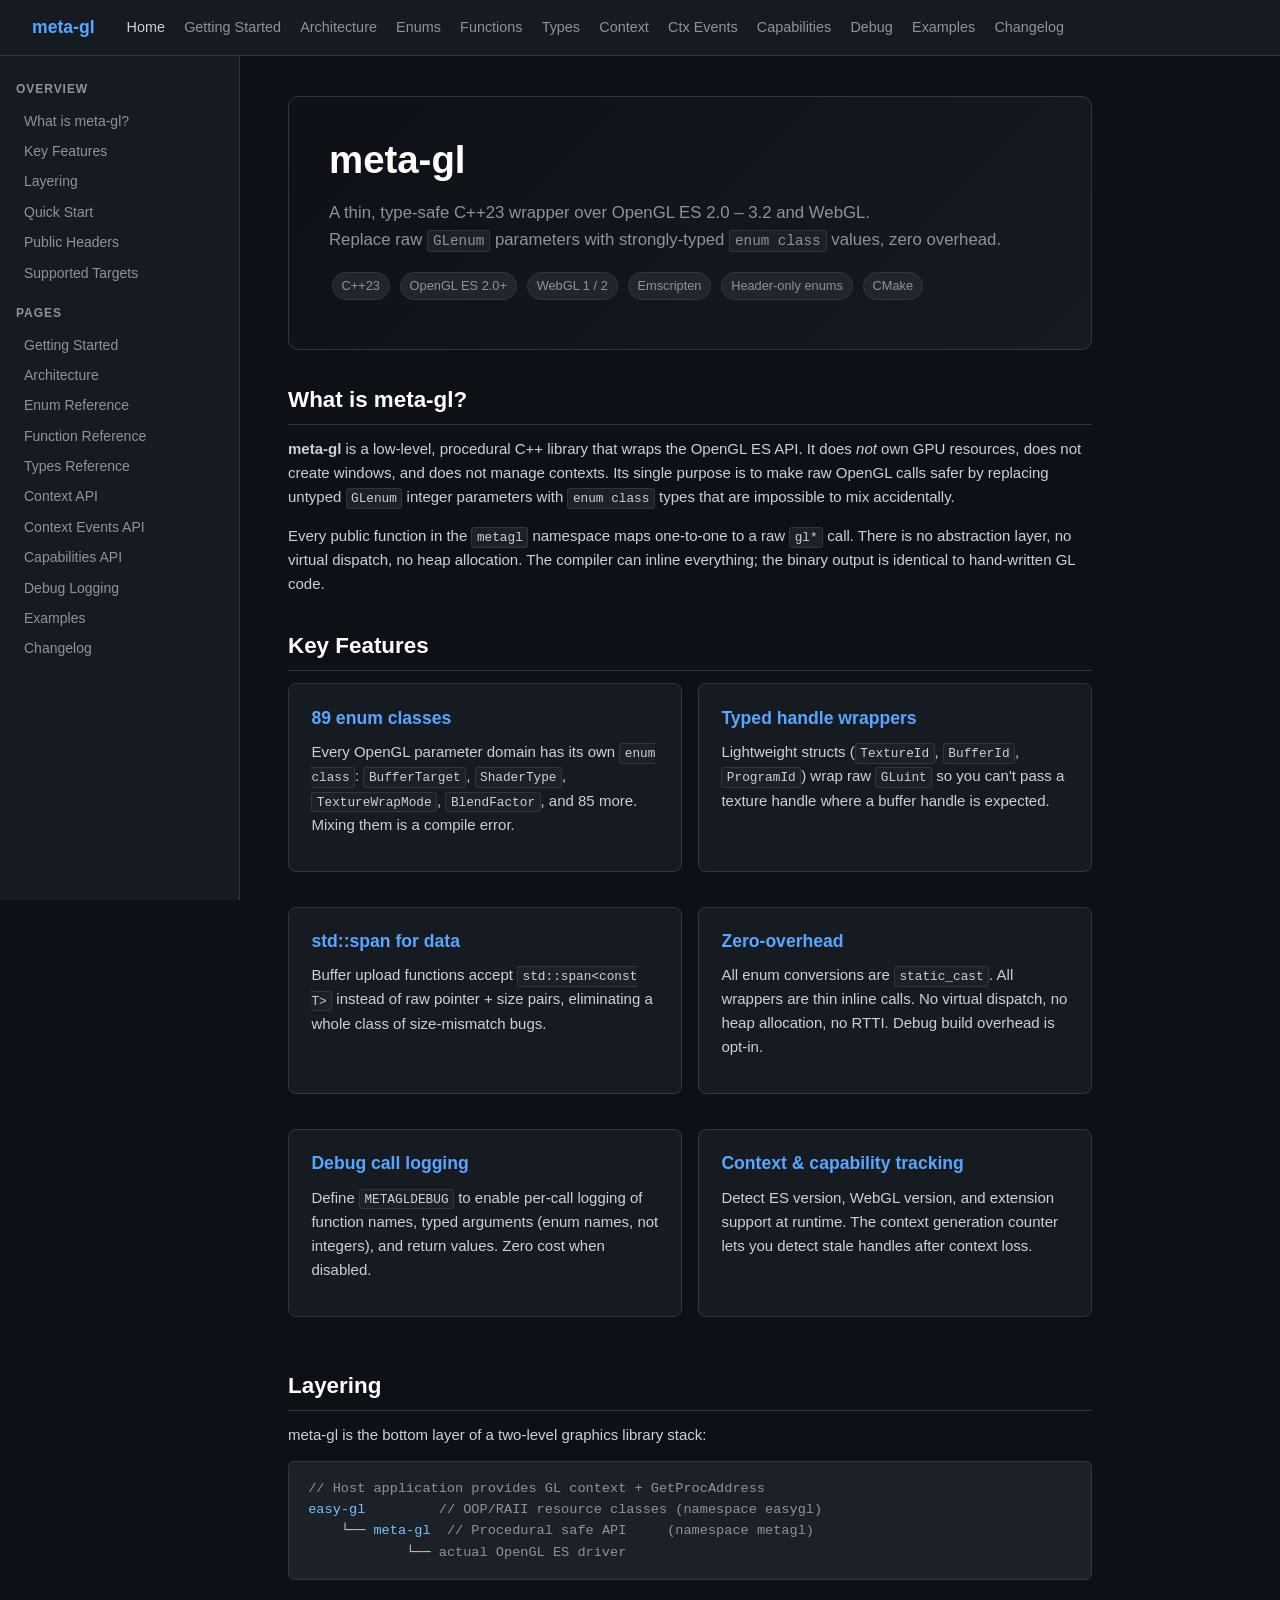
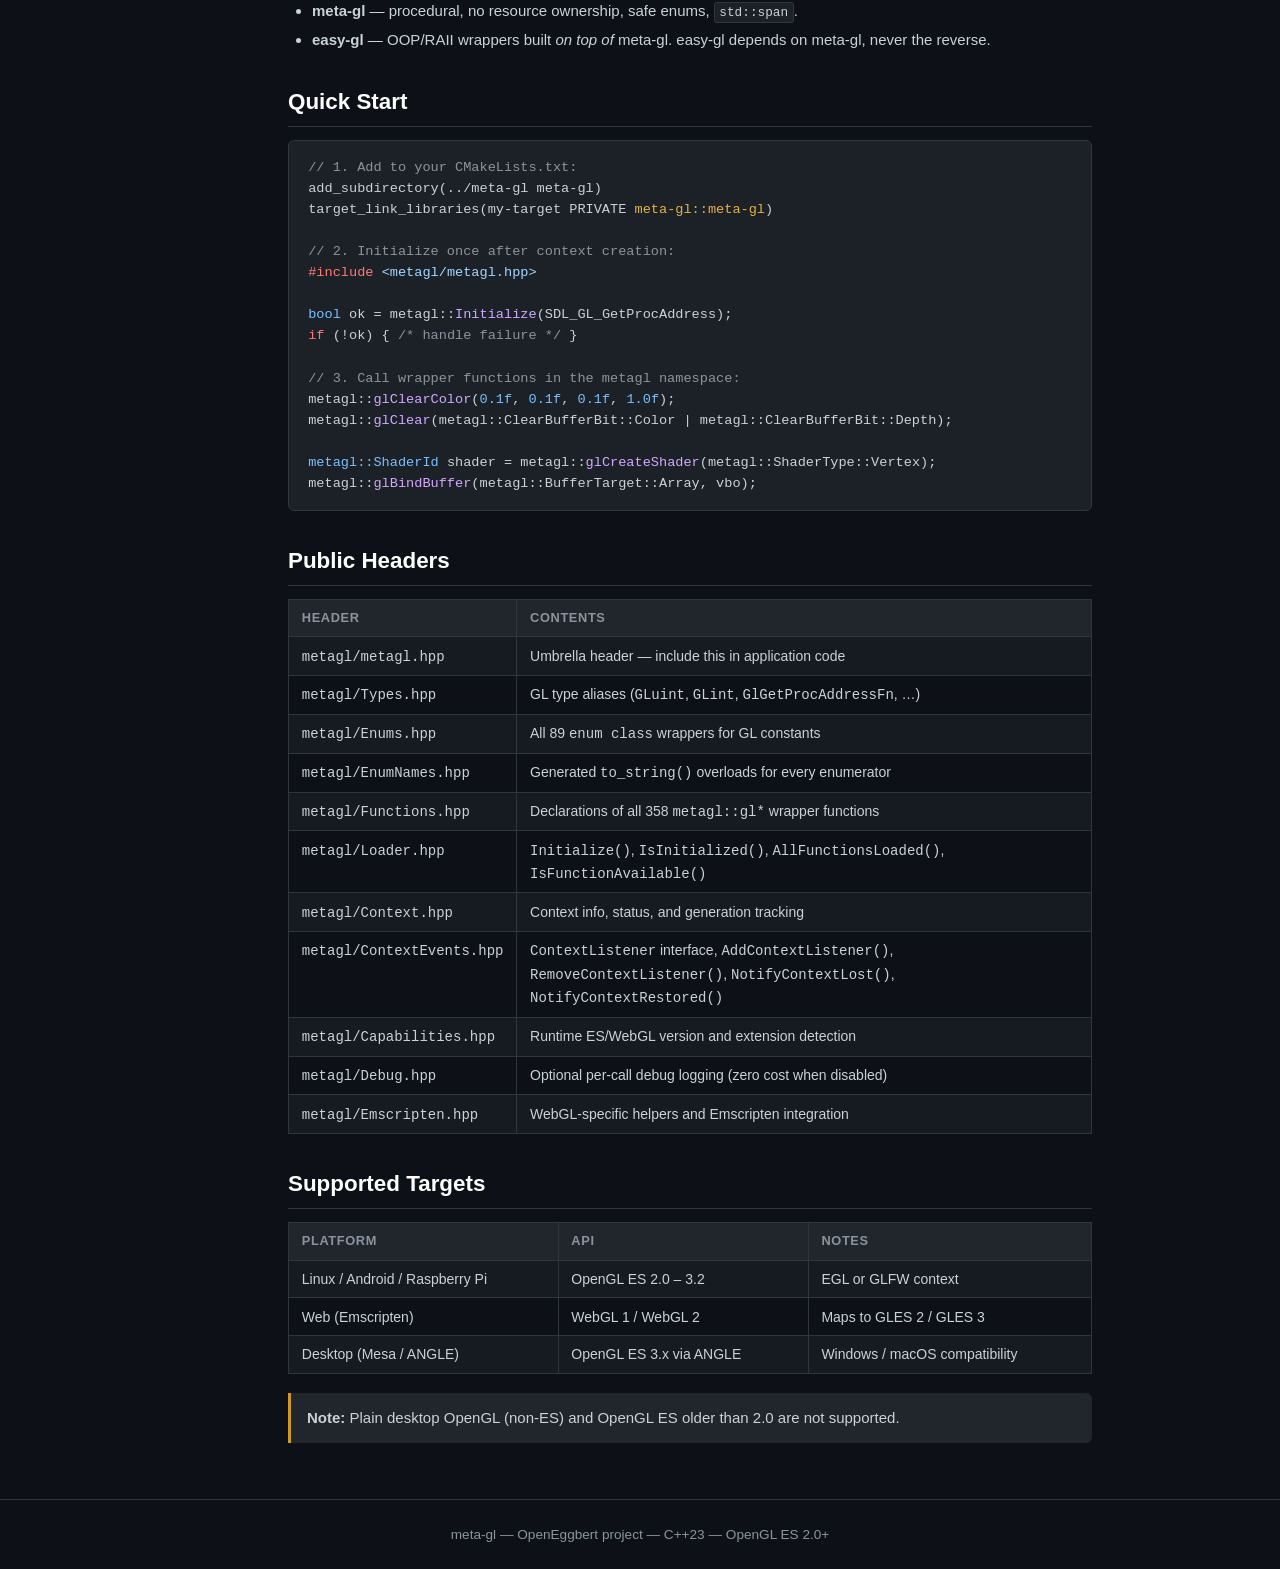
<file: web/index.html>
<!DOCTYPE html>
<html lang="en">
<head>
<meta charset="UTF-8">
<meta name="viewport" content="width=device-width,initial-scale=1">
<title>meta-gl — Type-safe OpenGL ES Wrapper</title>
<link rel="stylesheet" href="style.css">
</head>
<body>
<header class="site-header">
  <span class="logo">meta-gl</span>
  <nav>
    <a href="index.html" class="active">Home</a>
    <a href="getting-started.html">Getting Started</a>
    <a href="architecture.html">Architecture</a>
    <a href="enums.html">Enums</a>
    <a href="functions.html">Functions</a>
    <a href="types.html">Types</a>
    <a href="context.html">Context</a>
    <a href="context-events.html">Ctx Events</a>
    <a href="capabilities.html">Capabilities</a>
    <a href="debug.html">Debug</a>
    <a href="examples.html">Examples</a>
    <a href="changelog.html">Changelog</a>
  </nav>
</header>

<div class="layout">
<aside class="sidebar">
  <h3>Overview</h3>
  <ul>
    <li><a href="#what">What is meta-gl?</a></li>
    <li><a href="#features">Key Features</a></li>
    <li><a href="#layering">Layering</a></li>
    <li><a href="#quickstart">Quick Start</a></li>
    <li><a href="#headers">Public Headers</a></li>
    <li><a href="#targets">Supported Targets</a></li>
  </ul>
  <h3>Pages</h3>
  <ul>
    <li><a href="getting-started.html">Getting Started</a></li>
    <li><a href="architecture.html">Architecture</a></li>
    <li><a href="enums.html">Enum Reference</a></li>
    <li><a href="functions.html">Function Reference</a></li>
    <li><a href="types.html">Types Reference</a></li>
    <li><a href="context.html">Context API</a></li>
    <li><a href="context-events.html">Context Events API</a></li>
    <li><a href="capabilities.html">Capabilities API</a></li>
    <li><a href="debug.html">Debug Logging</a></li>
    <li><a href="examples.html">Examples</a></li>
    <li><a href="changelog.html">Changelog</a></li>
  </ul>
</aside>

<main class="content">

<div class="hero">
  <h1>meta-gl</h1>
  <p>A thin, type-safe C++23 wrapper over OpenGL ES 2.0 – 3.2 and WebGL.<br>
     Replace raw <code>GLenum</code> parameters with strongly-typed <code>enum class</code> values, zero overhead.</p>
  <p style="margin-top:1rem">
    <span class="badge">C++23</span>
    <span class="badge">OpenGL ES 2.0+</span>
    <span class="badge">WebGL 1 / 2</span>
    <span class="badge">Emscripten</span>
    <span class="badge">Header-only enums</span>
    <span class="badge">CMake</span>
  </p>
</div>

<h2 id="what">What is meta-gl?</h2>
<p>
  <strong>meta-gl</strong> is a low-level, procedural C++ library that wraps the OpenGL ES API.
  It does <em>not</em> own GPU resources, does not create windows, and does not manage contexts.
  Its single purpose is to make raw OpenGL calls safer by replacing untyped <code>GLenum</code>
  integer parameters with <code>enum class</code> types that are impossible to mix accidentally.
</p>
<p>
  Every public function in the <code>metagl</code> namespace maps one-to-one to a raw
  <code>gl*</code> call. There is no abstraction layer, no virtual dispatch, no heap allocation.
  The compiler can inline everything; the binary output is identical to hand-written GL code.
</p>

<h2 id="features">Key Features</h2>
<div class="grid2">
  <div class="card">
    <h3>89 enum classes</h3>
    <p>Every OpenGL parameter domain has its own <code>enum class</code>:
    <code>BufferTarget</code>, <code>ShaderType</code>, <code>TextureWrapMode</code>,
    <code>BlendFactor</code>, and 85 more. Mixing them is a compile error.</p>
  </div>
  <div class="card">
    <h3>Typed handle wrappers</h3>
    <p>Lightweight structs (<code>TextureId</code>, <code>BufferId</code>, <code>ProgramId</code>)
    wrap raw <code>GLuint</code> so you can't pass a texture handle where a buffer handle is expected.</p>
  </div>
  <div class="card">
    <h3>std::span for data</h3>
    <p>Buffer upload functions accept <code>std::span&lt;const T&gt;</code> instead of
    raw pointer + size pairs, eliminating a whole class of size-mismatch bugs.</p>
  </div>
  <div class="card">
    <h3>Zero-overhead</h3>
    <p>All enum conversions are <code>static_cast</code>. All wrappers are thin inline calls.
    No virtual dispatch, no heap allocation, no RTTI. Debug build overhead is opt-in.</p>
  </div>
  <div class="card">
    <h3>Debug call logging</h3>
    <p>Define <code>METAGLDEBUG</code> to enable per-call logging of function names,
    typed arguments (enum names, not integers), and return values. Zero cost when disabled.</p>
  </div>
  <div class="card">
    <h3>Context &amp; capability tracking</h3>
    <p>Detect ES version, WebGL version, and extension support at runtime.
    The context generation counter lets you detect stale handles after context loss.</p>
  </div>
</div>

<h2 id="layering">Layering</h2>
<p>meta-gl is the bottom layer of a two-level graphics library stack:</p>
<pre><span class="cm">// Host application provides GL context + GetProcAddress</span>
<span class="ty">easy-gl</span>         <span class="cm">// OOP/RAII resource classes (namespace easygl)</span>
    └── <span class="ty">meta-gl</span>  <span class="cm">// Procedural safe API     (namespace metagl)</span>
            └── <span class="cm">actual OpenGL ES driver</span></pre>
<ul>
  <li><strong>meta-gl</strong> — procedural, no resource ownership, safe enums, <code>std::span</code>.</li>
  <li><strong>easy-gl</strong> — OOP/RAII wrappers built <em>on top of</em> meta-gl. easy-gl depends on meta-gl, never the reverse.</li>
</ul>

<h2 id="quickstart">Quick Start</h2>
<pre><span class="cm">// 1. Add to your CMakeLists.txt:</span>
add_subdirectory(../meta-gl meta-gl)
target_link_libraries(my-target PRIVATE <span class="nm">meta-gl::meta-gl</span>)

<span class="cm">// 2. Initialize once after context creation:</span>
<span class="kw">#include</span> <span class="st">&lt;metagl/metagl.hpp&gt;</span>

<span class="ty">bool</span> ok = metagl::<span class="fn">Initialize</span>(SDL_GL_GetProcAddress);
<span class="kw">if</span> (!ok) { <span class="cm">/* handle failure */</span> }

<span class="cm">// 3. Call wrapper functions in the metagl namespace:</span>
metagl::<span class="fn">glClearColor</span>(<span class="val">0.1f</span>, <span class="val">0.1f</span>, <span class="val">0.1f</span>, <span class="val">1.0f</span>);
metagl::<span class="fn">glClear</span>(metagl::ClearBufferBit::Color | metagl::ClearBufferBit::Depth);

<span class="ty">metagl::ShaderId</span> shader = metagl::<span class="fn">glCreateShader</span>(metagl::ShaderType::Vertex);
metagl::<span class="fn">glBindBuffer</span>(metagl::BufferTarget::Array, vbo);</pre>

<h2 id="headers">Public Headers</h2>
<table>
  <tr><th>Header</th><th>Contents</th></tr>
  <tr><td><code>metagl/metagl.hpp</code></td><td>Umbrella header — include this in application code</td></tr>
  <tr><td><code>metagl/Types.hpp</code></td><td>GL type aliases (<code>GLuint</code>, <code>GLint</code>, <code>GlGetProcAddressFn</code>, …)</td></tr>
  <tr><td><code>metagl/Enums.hpp</code></td><td>All 89 <code>enum class</code> wrappers for GL constants</td></tr>
  <tr><td><code>metagl/EnumNames.hpp</code></td><td>Generated <code>to_string()</code> overloads for every enumerator</td></tr>
  <tr><td><code>metagl/Functions.hpp</code></td><td>Declarations of all 358 <code>metagl::gl*</code> wrapper functions</td></tr>
  <tr><td><code>metagl/Loader.hpp</code></td><td><code>Initialize()</code>, <code>IsInitialized()</code>, <code>AllFunctionsLoaded()</code>, <code>IsFunctionAvailable()</code></td></tr>
  <tr><td><code>metagl/Context.hpp</code></td><td>Context info, status, and generation tracking</td></tr>
  <tr><td><code>metagl/ContextEvents.hpp</code></td><td><code>ContextListener</code> interface, <code>AddContextListener()</code>, <code>RemoveContextListener()</code>, <code>NotifyContextLost()</code>, <code>NotifyContextRestored()</code></td></tr>
  <tr><td><code>metagl/Capabilities.hpp</code></td><td>Runtime ES/WebGL version and extension detection</td></tr>
  <tr><td><code>metagl/Debug.hpp</code></td><td>Optional per-call debug logging (zero cost when disabled)</td></tr>
  <tr><td><code>metagl/Emscripten.hpp</code></td><td>WebGL-specific helpers and Emscripten integration</td></tr>
</table>

<h2 id="targets">Supported Targets</h2>
<table>
  <tr><th>Platform</th><th>API</th><th>Notes</th></tr>
  <tr><td>Linux / Android / Raspberry Pi</td><td>OpenGL ES 2.0 – 3.2</td><td>EGL or GLFW context</td></tr>
  <tr><td>Web (Emscripten)</td><td>WebGL 1 / WebGL 2</td><td>Maps to GLES 2 / GLES 3</td></tr>
  <tr><td>Desktop (Mesa / ANGLE)</td><td>OpenGL ES 3.x via ANGLE</td><td>Windows / macOS compatibility</td></tr>
</table>
<div class="callout warn">
  <p><strong>Note:</strong> Plain desktop OpenGL (non-ES) and OpenGL ES older than 2.0 are not supported.</p>
</div>

</main>
</div>

<footer>meta-gl — OpenEggbert project &mdash; C++23 &mdash; OpenGL ES 2.0+</footer>
</body>
</html>
</file>
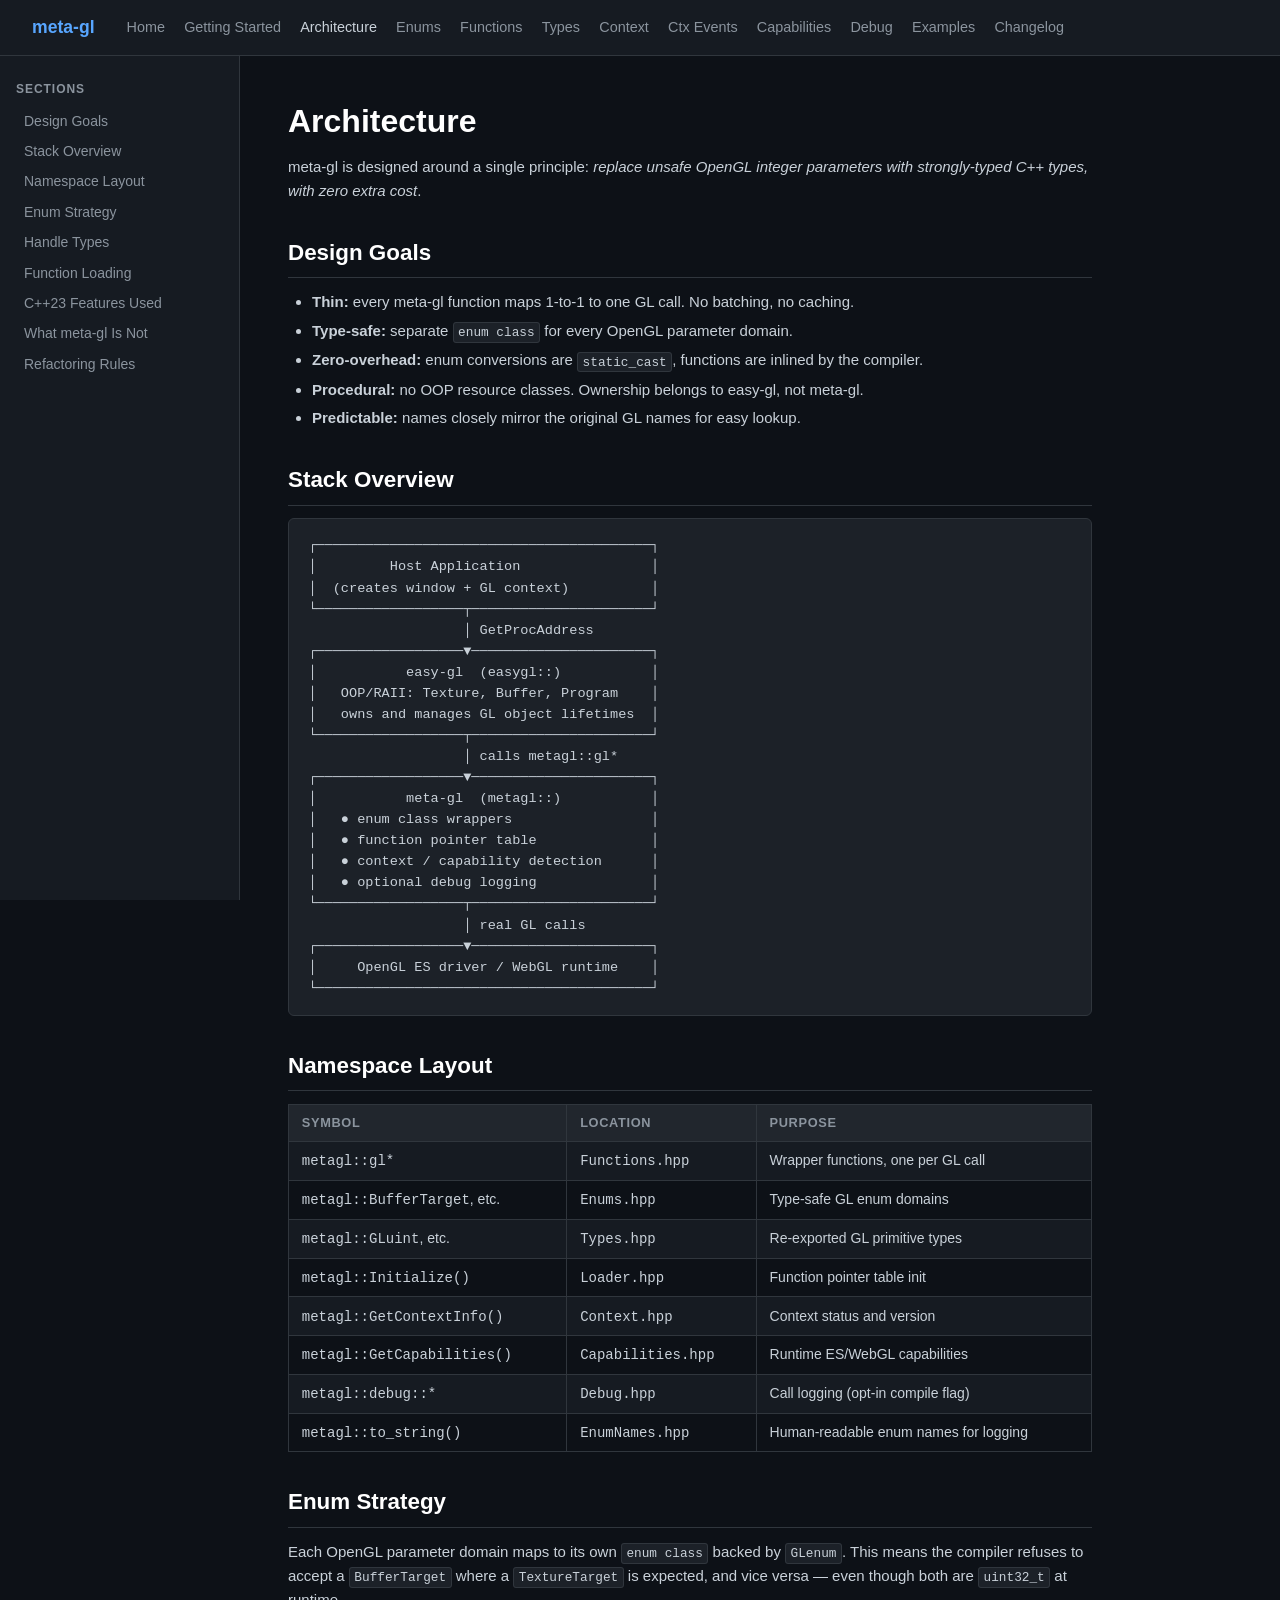
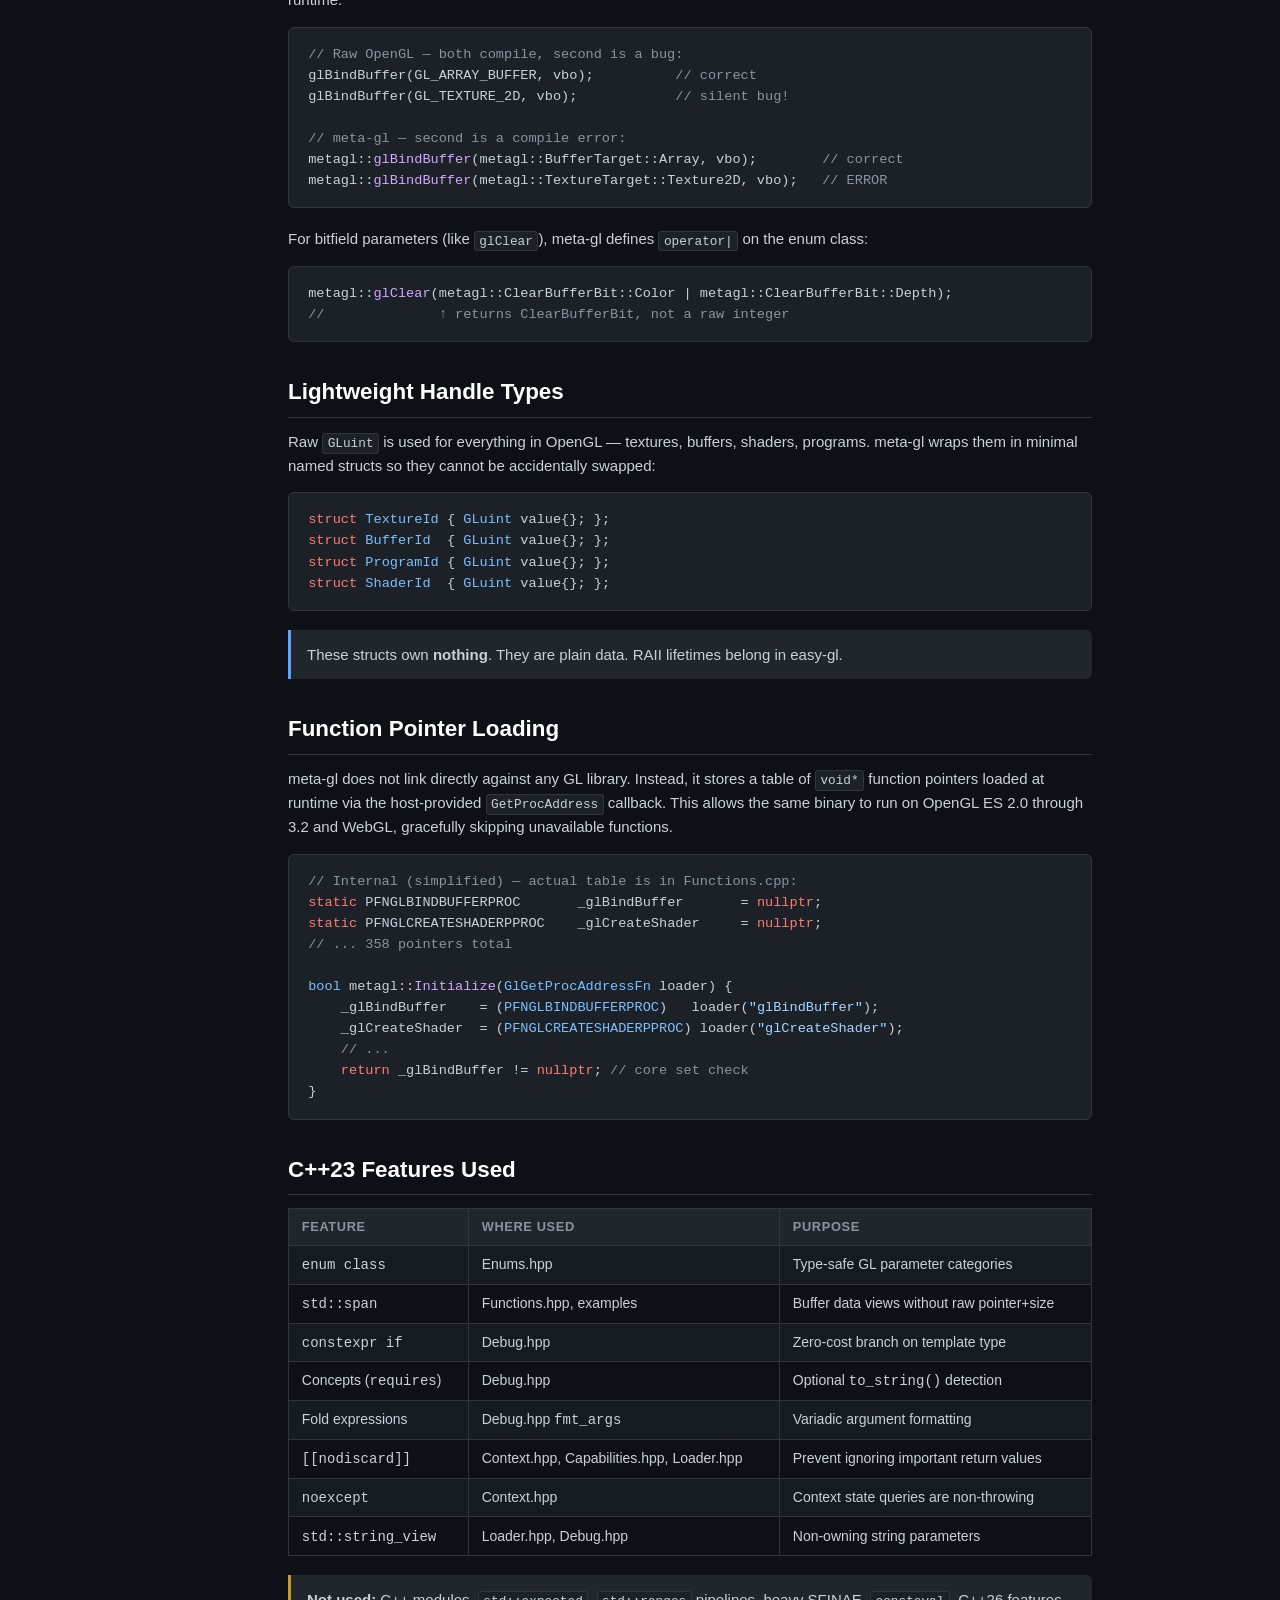
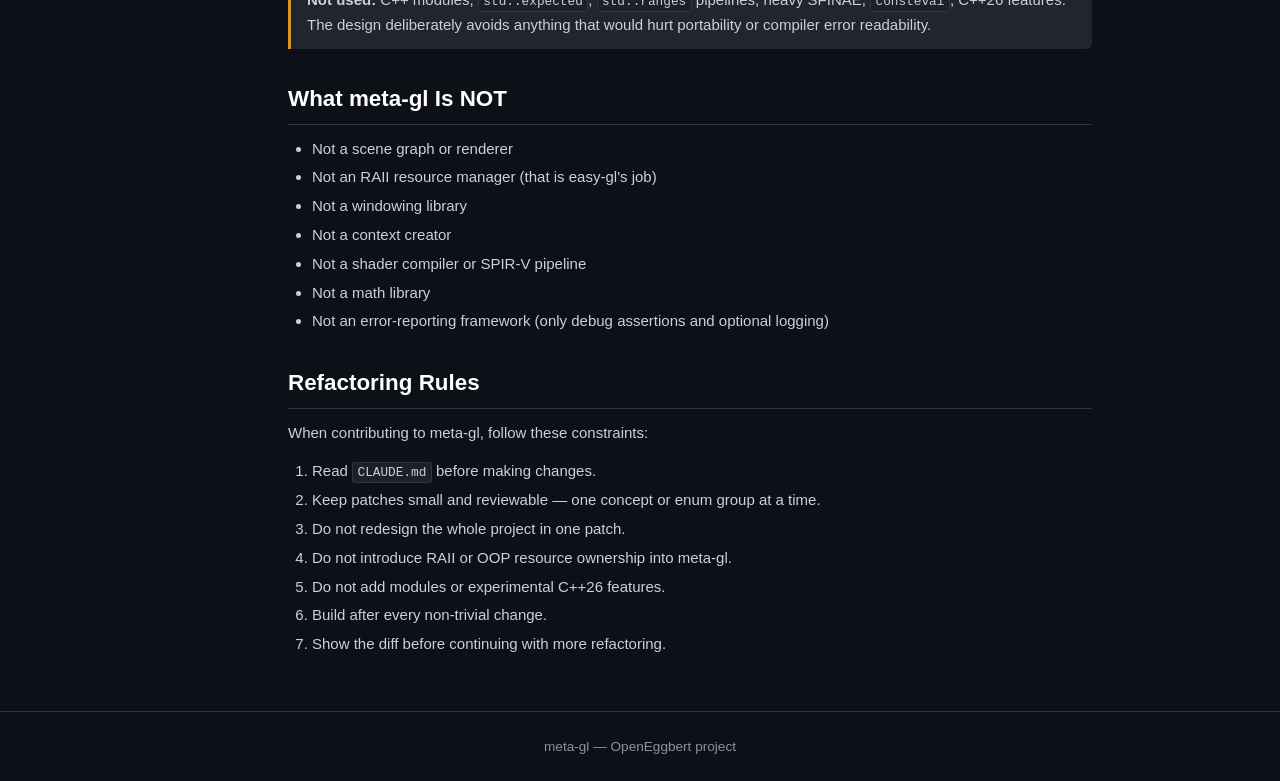
<file: web/architecture.html>
<!DOCTYPE html>
<html lang="en">
<head>
<meta charset="UTF-8">
<meta name="viewport" content="width=device-width,initial-scale=1">
<title>Architecture — meta-gl</title>
<link rel="stylesheet" href="style.css">
</head>
<body>
<header class="site-header">
  <span class="logo">meta-gl</span>
  <nav>
    <a href="index.html">Home</a>
    <a href="getting-started.html">Getting Started</a>
    <a href="architecture.html" class="active">Architecture</a>
    <a href="enums.html">Enums</a>
    <a href="functions.html">Functions</a>
    <a href="types.html">Types</a>
    <a href="context.html">Context</a>
    <a href="context-events.html">Ctx Events</a>
    <a href="capabilities.html">Capabilities</a>
    <a href="debug.html">Debug</a>
    <a href="examples.html">Examples</a>
    <a href="changelog.html">Changelog</a>
  </nav>
</header>

<div class="layout">
<aside class="sidebar">
  <h3>Sections</h3>
  <ul>
    <li><a href="#design-goals">Design Goals</a></li>
    <li><a href="#stack">Stack Overview</a></li>
    <li><a href="#namespace">Namespace Layout</a></li>
    <li><a href="#enums-design">Enum Strategy</a></li>
    <li><a href="#handles">Handle Types</a></li>
    <li><a href="#function-loading">Function Loading</a></li>
    <li><a href="#cpp23">C++23 Features Used</a></li>
    <li><a href="#what-not">What meta-gl Is Not</a></li>
    <li><a href="#rules">Refactoring Rules</a></li>
  </ul>
</aside>

<main class="content">
<h1>Architecture</h1>
<p>meta-gl is designed around a single principle: <em>replace unsafe OpenGL integer parameters with
strongly-typed C++ types, with zero extra cost</em>.</p>

<h2 id="design-goals">Design Goals</h2>
<ul>
  <li><strong>Thin:</strong> every meta-gl function maps 1-to-1 to one GL call. No batching, no caching.</li>
  <li><strong>Type-safe:</strong> separate <code>enum class</code> for every OpenGL parameter domain.</li>
  <li><strong>Zero-overhead:</strong> enum conversions are <code>static_cast</code>, functions are inlined by the compiler.</li>
  <li><strong>Procedural:</strong> no OOP resource classes. Ownership belongs to easy-gl, not meta-gl.</li>
  <li><strong>Predictable:</strong> names closely mirror the original GL names for easy lookup.</li>
</ul>

<h2 id="stack">Stack Overview</h2>
<pre>┌─────────────────────────────────────────┐
│         Host Application                │
│  (creates window + GL context)          │
└──────────────────┬──────────────────────┘
                   │ GetProcAddress
┌──────────────────▼──────────────────────┐
│           easy-gl  (easygl::)           │
│   OOP/RAII: Texture, Buffer, Program    │
│   owns and manages GL object lifetimes  │
└──────────────────┬──────────────────────┘
                   │ calls metagl::gl*
┌──────────────────▼──────────────────────┐
│           meta-gl  (metagl::)           │
│   ● enum class wrappers                 │
│   ● function pointer table              │
│   ● context / capability detection      │
│   ● optional debug logging              │
└──────────────────┬──────────────────────┘
                   │ real GL calls
┌──────────────────▼──────────────────────┐
│     OpenGL ES driver / WebGL runtime    │
└─────────────────────────────────────────┘</pre>

<h2 id="namespace">Namespace Layout</h2>
<table>
  <tr><th>Symbol</th><th>Location</th><th>Purpose</th></tr>
  <tr><td><code>metagl::gl*</code></td><td><code>Functions.hpp</code></td><td>Wrapper functions, one per GL call</td></tr>
  <tr><td><code>metagl::BufferTarget</code>, etc.</td><td><code>Enums.hpp</code></td><td>Type-safe GL enum domains</td></tr>
  <tr><td><code>metagl::GLuint</code>, etc.</td><td><code>Types.hpp</code></td><td>Re-exported GL primitive types</td></tr>
  <tr><td><code>metagl::Initialize()</code></td><td><code>Loader.hpp</code></td><td>Function pointer table init</td></tr>
  <tr><td><code>metagl::GetContextInfo()</code></td><td><code>Context.hpp</code></td><td>Context status and version</td></tr>
  <tr><td><code>metagl::GetCapabilities()</code></td><td><code>Capabilities.hpp</code></td><td>Runtime ES/WebGL capabilities</td></tr>
  <tr><td><code>metagl::debug::*</code></td><td><code>Debug.hpp</code></td><td>Call logging (opt-in compile flag)</td></tr>
  <tr><td><code>metagl::to_string()</code></td><td><code>EnumNames.hpp</code></td><td>Human-readable enum names for logging</td></tr>
</table>

<h2 id="enums-design">Enum Strategy</h2>
<p>
  Each OpenGL parameter domain maps to its own <code>enum class</code> backed by <code>GLenum</code>.
  This means the compiler refuses to accept a <code>BufferTarget</code> where a <code>TextureTarget</code>
  is expected, and vice versa — even though both are <code>uint32_t</code> at runtime.
</p>
<pre><span class="cm">// Raw OpenGL — both compile, second is a bug:</span>
glBindBuffer(GL_ARRAY_BUFFER, vbo);          <span class="cm">// correct</span>
glBindBuffer(GL_TEXTURE_2D, vbo);            <span class="cm">// silent bug!</span>

<span class="cm">// meta-gl — second is a compile error:</span>
metagl::<span class="fn">glBindBuffer</span>(metagl::BufferTarget::Array, vbo);        <span class="cm">// correct</span>
metagl::<span class="fn">glBindBuffer</span>(metagl::TextureTarget::Texture2D, vbo);   <span class="cm">// ERROR</span></pre>

<p>For bitfield parameters (like <code>glClear</code>), meta-gl defines <code>operator|</code> on the enum class:</p>
<pre>metagl::<span class="fn">glClear</span>(metagl::ClearBufferBit::Color | metagl::ClearBufferBit::Depth);
<span class="cm">//              ↑ returns ClearBufferBit, not a raw integer</span></pre>

<h2 id="handles">Lightweight Handle Types</h2>
<p>
  Raw <code>GLuint</code> is used for everything in OpenGL — textures, buffers, shaders, programs.
  meta-gl wraps them in minimal named structs so they cannot be accidentally swapped:
</p>
<pre><span class="kw">struct</span> <span class="ty">TextureId</span> { <span class="ty">GLuint</span> value{}; };
<span class="kw">struct</span> <span class="ty">BufferId</span>  { <span class="ty">GLuint</span> value{}; };
<span class="kw">struct</span> <span class="ty">ProgramId</span> { <span class="ty">GLuint</span> value{}; };
<span class="kw">struct</span> <span class="ty">ShaderId</span>  { <span class="ty">GLuint</span> value{}; };</pre>
<div class="callout">
  <p>These structs own <strong>nothing</strong>. They are plain data. RAII lifetimes belong in easy-gl.</p>
</div>

<h2 id="function-loading">Function Pointer Loading</h2>
<p>
  meta-gl does not link directly against any GL library. Instead, it stores a table of
  <code>void*</code> function pointers loaded at runtime via the host-provided
  <code>GetProcAddress</code> callback. This allows the same binary to run on OpenGL ES 2.0
  through 3.2 and WebGL, gracefully skipping unavailable functions.
</p>
<pre><span class="cm">// Internal (simplified) — actual table is in Functions.cpp:</span>
<span class="kw">static</span> PFNGLBINDBUFFERPROC       _glBindBuffer       = <span class="kw">nullptr</span>;
<span class="kw">static</span> PFNGLCREATESHADERPPROC    _glCreateShader     = <span class="kw">nullptr</span>;
<span class="cm">// ... 358 pointers total</span>

<span class="ty">bool</span> metagl::<span class="fn">Initialize</span>(<span class="ty">GlGetProcAddressFn</span> loader) {
    _glBindBuffer    = (<span class="ty">PFNGLBINDBUFFERPROC</span>)   loader(<span class="st">"glBindBuffer"</span>);
    _glCreateShader  = (<span class="ty">PFNGLCREATESHADERPPROC</span>) loader(<span class="st">"glCreateShader"</span>);
    <span class="cm">// ...</span>
    <span class="kw">return</span> _glBindBuffer != <span class="kw">nullptr</span>; <span class="cm">// core set check</span>
}</pre>

<h2 id="cpp23">C++23 Features Used</h2>
<table>
  <tr><th>Feature</th><th>Where used</th><th>Purpose</th></tr>
  <tr><td><code>enum class</code></td><td>Enums.hpp</td><td>Type-safe GL parameter categories</td></tr>
  <tr><td><code>std::span</code></td><td>Functions.hpp, examples</td><td>Buffer data views without raw pointer+size</td></tr>
  <tr><td><code>constexpr if</code></td><td>Debug.hpp</td><td>Zero-cost branch on template type</td></tr>
  <tr><td>Concepts (<code>requires</code>)</td><td>Debug.hpp</td><td>Optional <code>to_string()</code> detection</td></tr>
  <tr><td>Fold expressions</td><td>Debug.hpp <code>fmt_args</code></td><td>Variadic argument formatting</td></tr>
  <tr><td><code>[[nodiscard]]</code></td><td>Context.hpp, Capabilities.hpp, Loader.hpp</td><td>Prevent ignoring important return values</td></tr>
  <tr><td><code>noexcept</code></td><td>Context.hpp</td><td>Context state queries are non-throwing</td></tr>
  <tr><td><code>std::string_view</code></td><td>Loader.hpp, Debug.hpp</td><td>Non-owning string parameters</td></tr>
</table>

<div class="callout warn">
  <p><strong>Not used:</strong> C++ modules, <code>std::expected</code>, <code>std::ranges</code> pipelines,
  heavy SFINAE, <code>consteval</code>, C++26 features. The design deliberately avoids anything
  that would hurt portability or compiler error readability.</p>
</div>

<h2 id="what-not">What meta-gl Is NOT</h2>
<ul>
  <li>Not a scene graph or renderer</li>
  <li>Not an RAII resource manager (that is easy-gl's job)</li>
  <li>Not a windowing library</li>
  <li>Not a context creator</li>
  <li>Not a shader compiler or SPIR-V pipeline</li>
  <li>Not a math library</li>
  <li>Not an error-reporting framework (only debug assertions and optional logging)</li>
</ul>

<h2 id="rules">Refactoring Rules</h2>
<p>When contributing to meta-gl, follow these constraints:</p>
<ol>
  <li>Read <code>CLAUDE.md</code> before making changes.</li>
  <li>Keep patches small and reviewable — one concept or enum group at a time.</li>
  <li>Do not redesign the whole project in one patch.</li>
  <li>Do not introduce RAII or OOP resource ownership into meta-gl.</li>
  <li>Do not add modules or experimental C++26 features.</li>
  <li>Build after every non-trivial change.</li>
  <li>Show the diff before continuing with more refactoring.</li>
</ol>

</main>
</div>
<footer>meta-gl — OpenEggbert project</footer>
</body>
</html>
</file>
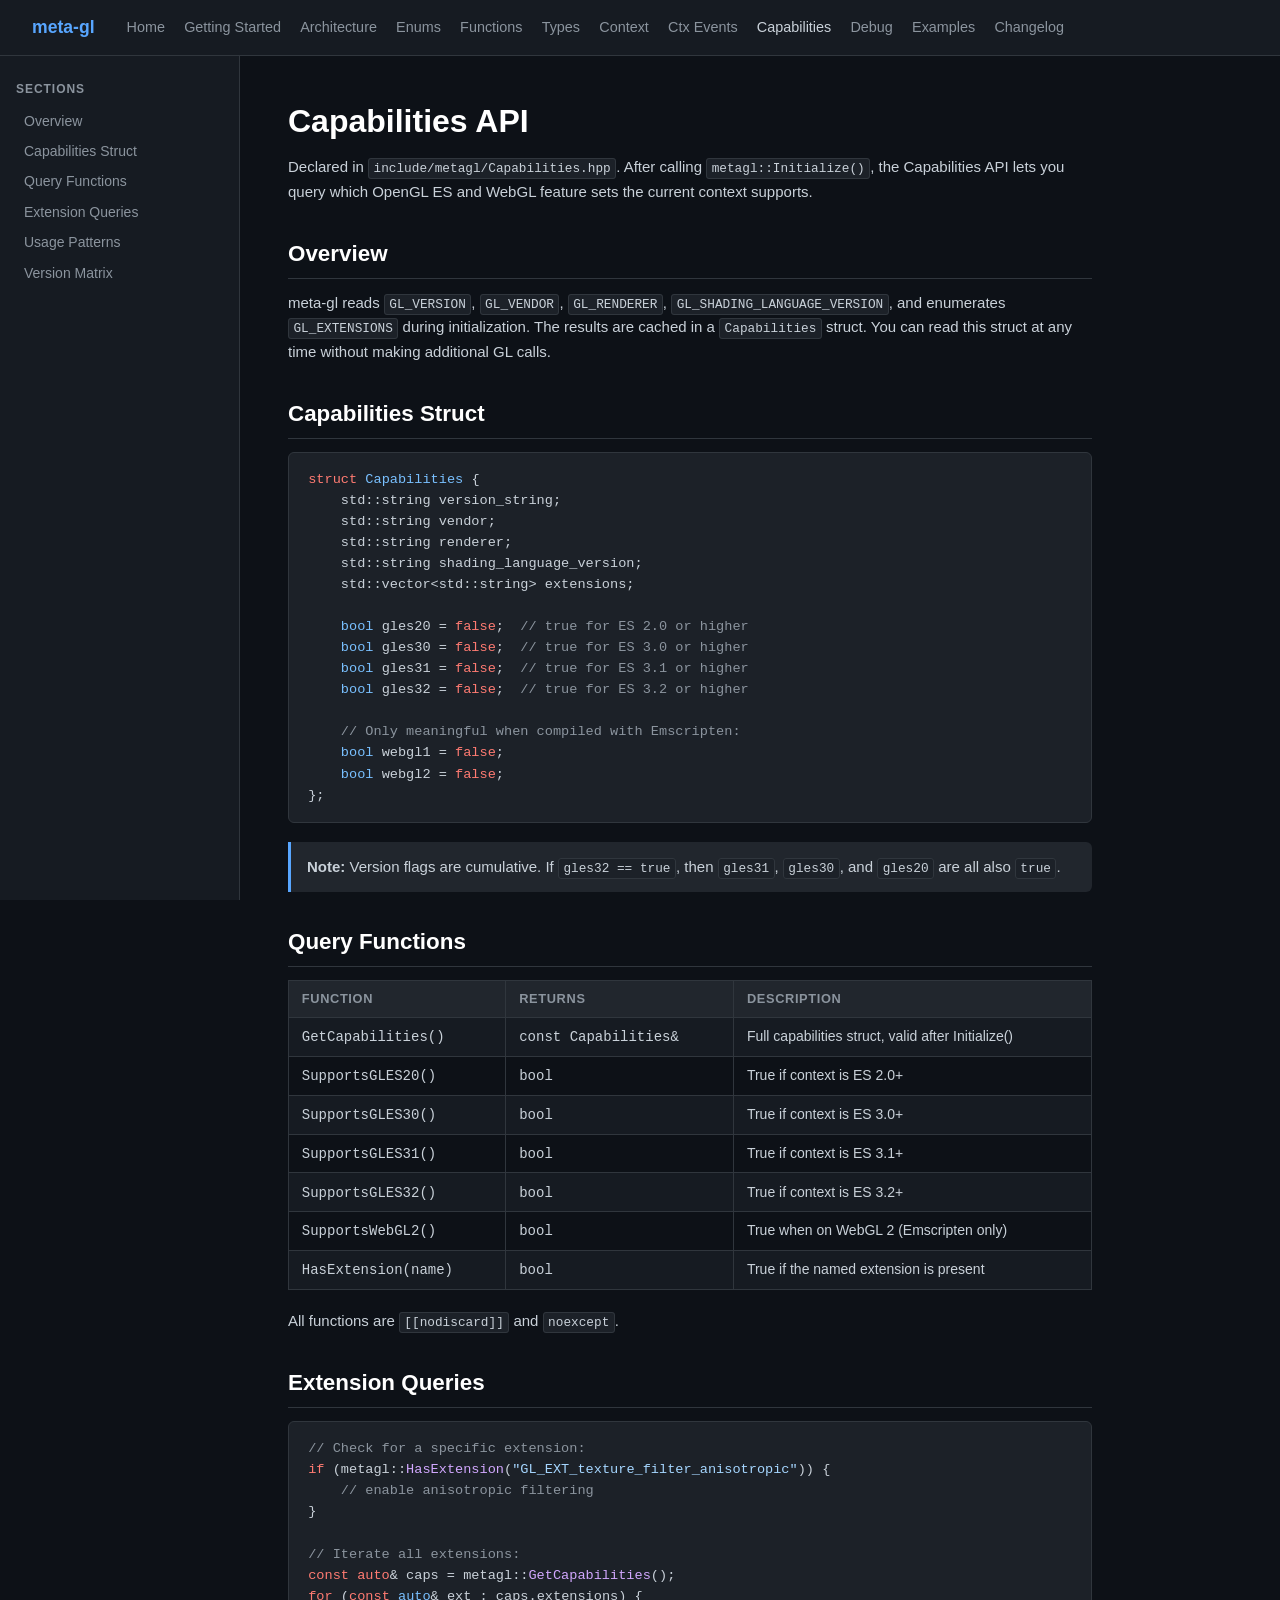
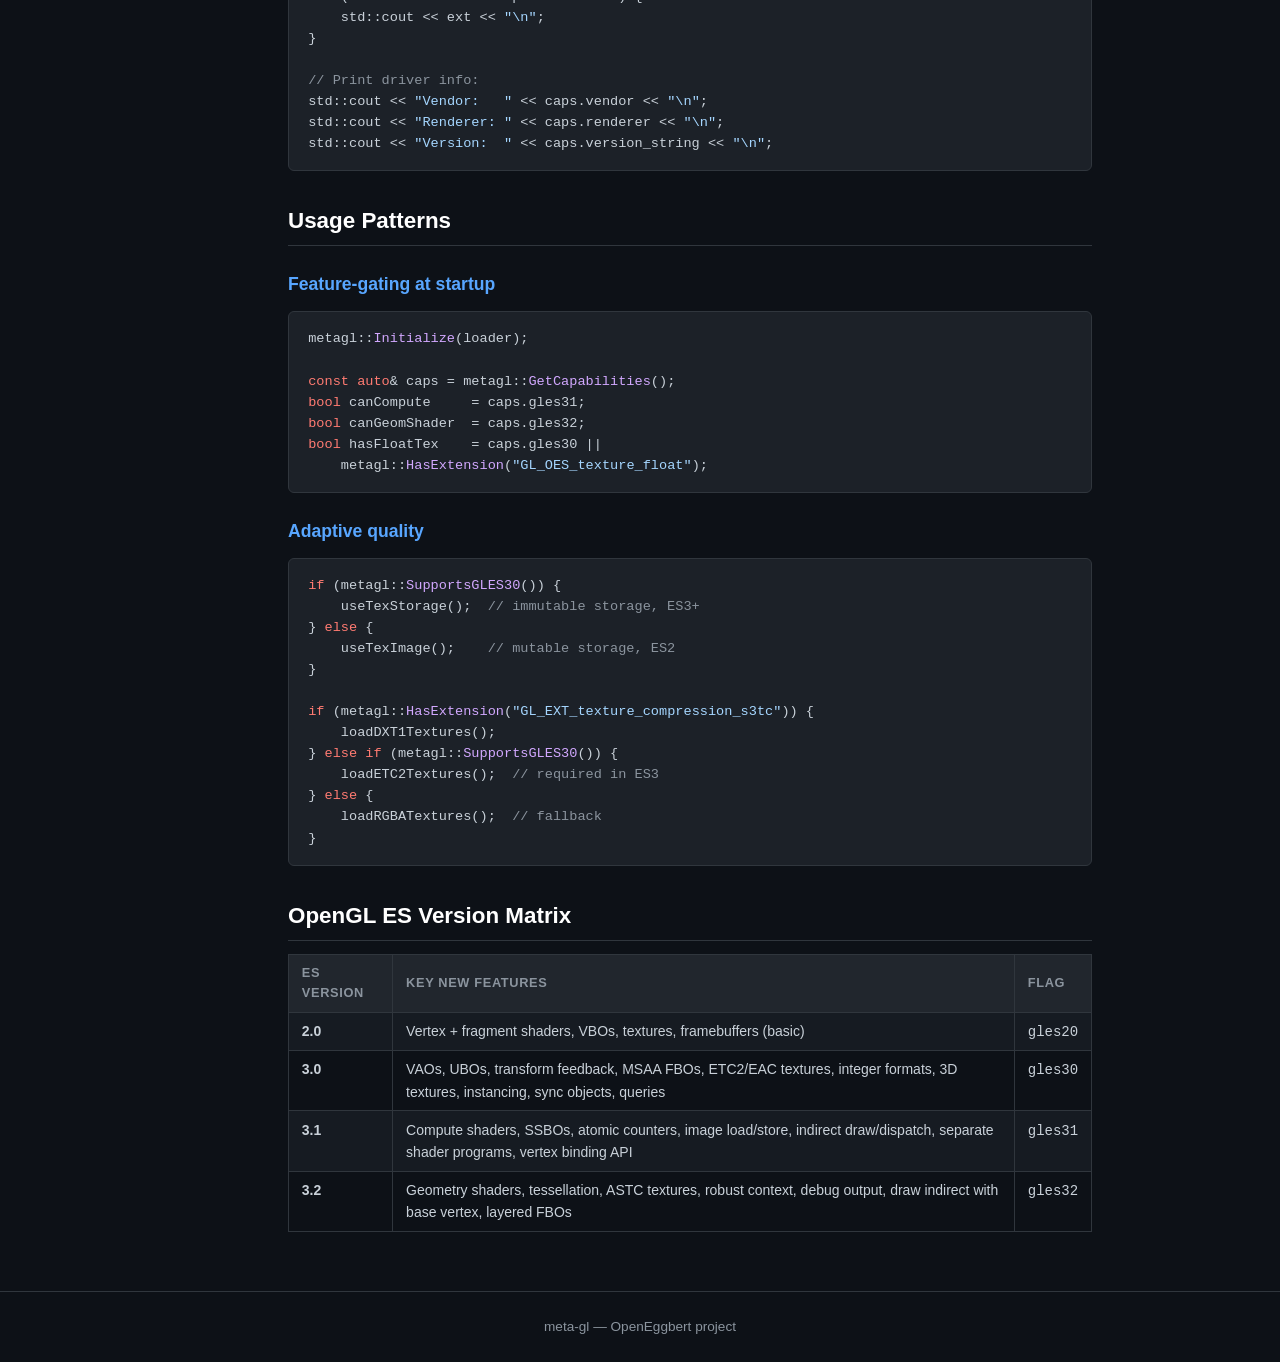
<file: web/capabilities.html>
<!DOCTYPE html>
<html lang="en">
<head>
<meta charset="UTF-8">
<meta name="viewport" content="width=device-width,initial-scale=1">
<title>Capabilities API — meta-gl</title>
<link rel="stylesheet" href="style.css">
</head>
<body>
<header class="site-header">
  <span class="logo">meta-gl</span>
  <nav>
    <a href="index.html">Home</a>
    <a href="getting-started.html">Getting Started</a>
    <a href="architecture.html">Architecture</a>
    <a href="enums.html">Enums</a>
    <a href="functions.html">Functions</a>
    <a href="types.html">Types</a>
    <a href="context.html">Context</a>
    <a href="context-events.html">Ctx Events</a>
    <a href="capabilities.html" class="active">Capabilities</a>
    <a href="debug.html">Debug</a>
    <a href="examples.html">Examples</a>
    <a href="changelog.html">Changelog</a>
  </nav>
</header>

<div class="layout">
<aside class="sidebar">
  <h3>Sections</h3>
  <ul>
    <li><a href="#overview">Overview</a></li>
    <li><a href="#struct">Capabilities Struct</a></li>
    <li><a href="#api">Query Functions</a></li>
    <li><a href="#extensions">Extension Queries</a></li>
    <li><a href="#usage">Usage Patterns</a></li>
    <li><a href="#versioning">Version Matrix</a></li>
  </ul>
</aside>

<main class="content">
<h1>Capabilities API</h1>
<p>Declared in <code>include/metagl/Capabilities.hpp</code>. After calling
<code>metagl::Initialize()</code>, the Capabilities API lets you query which
OpenGL ES and WebGL feature sets the current context supports.</p>

<h2 id="overview">Overview</h2>
<p>
  meta-gl reads <code>GL_VERSION</code>, <code>GL_VENDOR</code>, <code>GL_RENDERER</code>,
  <code>GL_SHADING_LANGUAGE_VERSION</code>, and enumerates <code>GL_EXTENSIONS</code>
  during initialization. The results are cached in a <code>Capabilities</code> struct.
  You can read this struct at any time without making additional GL calls.
</p>

<h2 id="struct">Capabilities Struct</h2>
<pre><span class="kw">struct</span> <span class="ty">Capabilities</span> {
    std::string version_string;
    std::string vendor;
    std::string renderer;
    std::string shading_language_version;
    std::vector&lt;std::string&gt; extensions;

    <span class="ty">bool</span> gles20 = <span class="kw">false</span>;  <span class="cm">// true for ES 2.0 or higher</span>
    <span class="ty">bool</span> gles30 = <span class="kw">false</span>;  <span class="cm">// true for ES 3.0 or higher</span>
    <span class="ty">bool</span> gles31 = <span class="kw">false</span>;  <span class="cm">// true for ES 3.1 or higher</span>
    <span class="ty">bool</span> gles32 = <span class="kw">false</span>;  <span class="cm">// true for ES 3.2 or higher</span>

    <span class="cm">// Only meaningful when compiled with Emscripten:</span>
    <span class="ty">bool</span> webgl1 = <span class="kw">false</span>;
    <span class="ty">bool</span> webgl2 = <span class="kw">false</span>;
};</pre>

<div class="callout">
  <p><strong>Note:</strong> Version flags are cumulative. If <code>gles32 == true</code>, then
  <code>gles31</code>, <code>gles30</code>, and <code>gles20</code> are all also <code>true</code>.</p>
</div>

<h2 id="api">Query Functions</h2>
<table>
  <tr><th>Function</th><th>Returns</th><th>Description</th></tr>
  <tr>
    <td><code>GetCapabilities()</code></td>
    <td><code>const Capabilities&amp;</code></td>
    <td>Full capabilities struct, valid after Initialize()</td>
  </tr>
  <tr>
    <td><code>SupportsGLES20()</code></td>
    <td><code>bool</code></td>
    <td>True if context is ES 2.0+</td>
  </tr>
  <tr>
    <td><code>SupportsGLES30()</code></td>
    <td><code>bool</code></td>
    <td>True if context is ES 3.0+</td>
  </tr>
  <tr>
    <td><code>SupportsGLES31()</code></td>
    <td><code>bool</code></td>
    <td>True if context is ES 3.1+</td>
  </tr>
  <tr>
    <td><code>SupportsGLES32()</code></td>
    <td><code>bool</code></td>
    <td>True if context is ES 3.2+</td>
  </tr>
  <tr>
    <td><code>SupportsWebGL2()</code></td>
    <td><code>bool</code></td>
    <td>True when on WebGL 2 (Emscripten only)</td>
  </tr>
  <tr>
    <td><code>HasExtension(name)</code></td>
    <td><code>bool</code></td>
    <td>True if the named extension is present</td>
  </tr>
</table>
<p>All functions are <code>[[nodiscard]]</code> and <code>noexcept</code>.</p>

<h2 id="extensions">Extension Queries</h2>
<pre><span class="cm">// Check for a specific extension:</span>
<span class="kw">if</span> (metagl::<span class="fn">HasExtension</span>(<span class="st">"GL_EXT_texture_filter_anisotropic"</span>)) {
    <span class="cm">// enable anisotropic filtering</span>
}

<span class="cm">// Iterate all extensions:</span>
<span class="kw">const auto</span>&amp; caps = metagl::<span class="fn">GetCapabilities</span>();
<span class="kw">for</span> (<span class="kw">const</span> <span class="ty">auto</span>&amp; ext : caps.extensions) {
    std::cout &lt;&lt; ext &lt;&lt; <span class="st">"\n"</span>;
}

<span class="cm">// Print driver info:</span>
std::cout &lt;&lt; <span class="st">"Vendor:   "</span> &lt;&lt; caps.vendor &lt;&lt; <span class="st">"\n"</span>;
std::cout &lt;&lt; <span class="st">"Renderer: "</span> &lt;&lt; caps.renderer &lt;&lt; <span class="st">"\n"</span>;
std::cout &lt;&lt; <span class="st">"Version:  "</span> &lt;&lt; caps.version_string &lt;&lt; <span class="st">"\n"</span>;</pre>

<h2 id="usage">Usage Patterns</h2>

<h3>Feature-gating at startup</h3>
<pre>metagl::<span class="fn">Initialize</span>(loader);

<span class="kw">const auto</span>&amp; caps = metagl::<span class="fn">GetCapabilities</span>();
<span class="kw">bool</span> canCompute     = caps.gles31;
<span class="kw">bool</span> canGeomShader  = caps.gles32;
<span class="kw">bool</span> hasFloatTex    = caps.gles30 ||
    metagl::<span class="fn">HasExtension</span>(<span class="st">"GL_OES_texture_float"</span>);</pre>

<h3>Adaptive quality</h3>
<pre><span class="kw">if</span> (metagl::<span class="fn">SupportsGLES30</span>()) {
    useTexStorage();  <span class="cm">// immutable storage, ES3+</span>
} <span class="kw">else</span> {
    useTexImage();    <span class="cm">// mutable storage, ES2</span>
}

<span class="kw">if</span> (metagl::<span class="fn">HasExtension</span>(<span class="st">"GL_EXT_texture_compression_s3tc"</span>)) {
    loadDXT1Textures();
} <span class="kw">else if</span> (metagl::<span class="fn">SupportsGLES30</span>()) {
    loadETC2Textures();  <span class="cm">// required in ES3</span>
} <span class="kw">else</span> {
    loadRGBATextures();  <span class="cm">// fallback</span>
}</pre>

<h2 id="versioning">OpenGL ES Version Matrix</h2>
<table>
  <tr><th>ES version</th><th>Key new features</th><th>Flag</th></tr>
  <tr>
    <td><strong>2.0</strong></td>
    <td>Vertex + fragment shaders, VBOs, textures, framebuffers (basic)</td>
    <td><code>gles20</code></td>
  </tr>
  <tr>
    <td><strong>3.0</strong></td>
    <td>VAOs, UBOs, transform feedback, MSAA FBOs, ETC2/EAC textures,
        integer formats, 3D textures, instancing, sync objects, queries</td>
    <td><code>gles30</code></td>
  </tr>
  <tr>
    <td><strong>3.1</strong></td>
    <td>Compute shaders, SSBOs, atomic counters, image load/store,
        indirect draw/dispatch, separate shader programs, vertex binding API</td>
    <td><code>gles31</code></td>
  </tr>
  <tr>
    <td><strong>3.2</strong></td>
    <td>Geometry shaders, tessellation, ASTC textures, robust context,
        debug output, draw indirect with base vertex, layered FBOs</td>
    <td><code>gles32</code></td>
  </tr>
</table>

</main>
</div>
<footer>meta-gl — OpenEggbert project</footer>
</body>
</html>
</file>
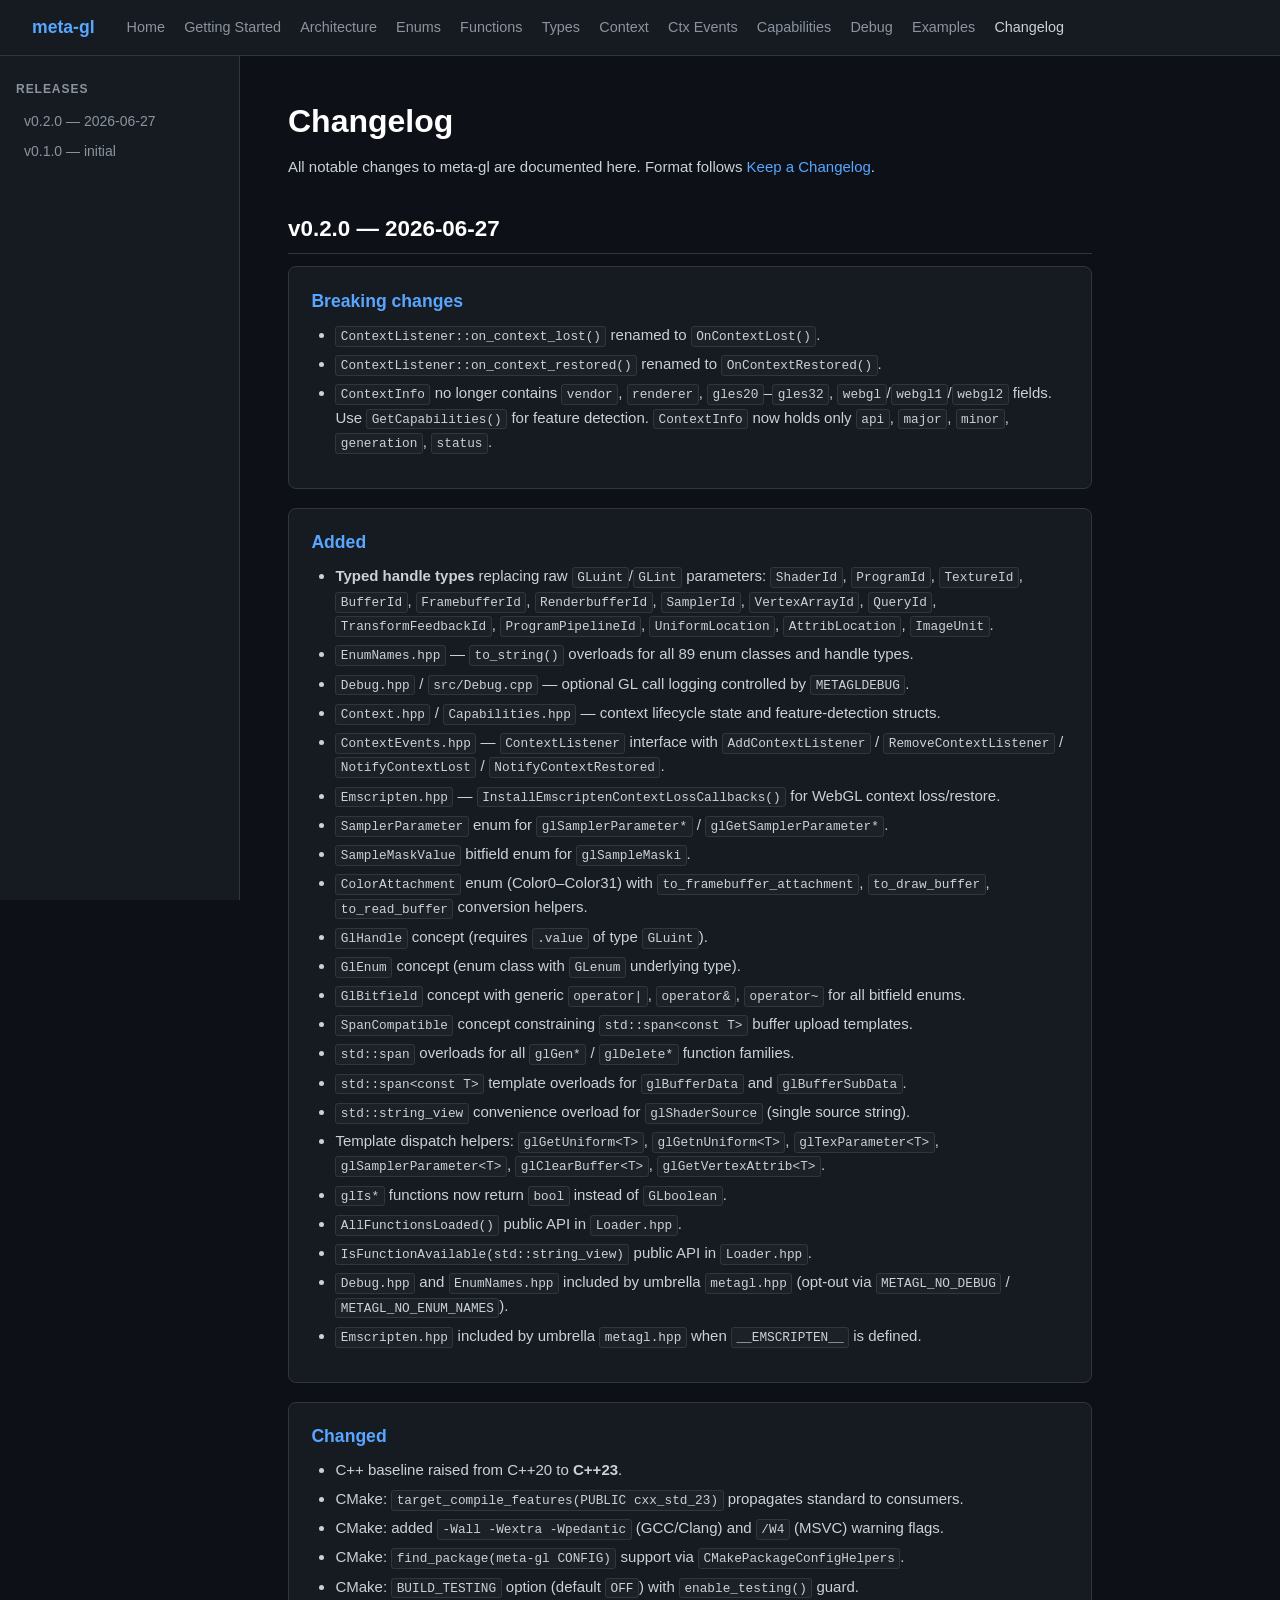
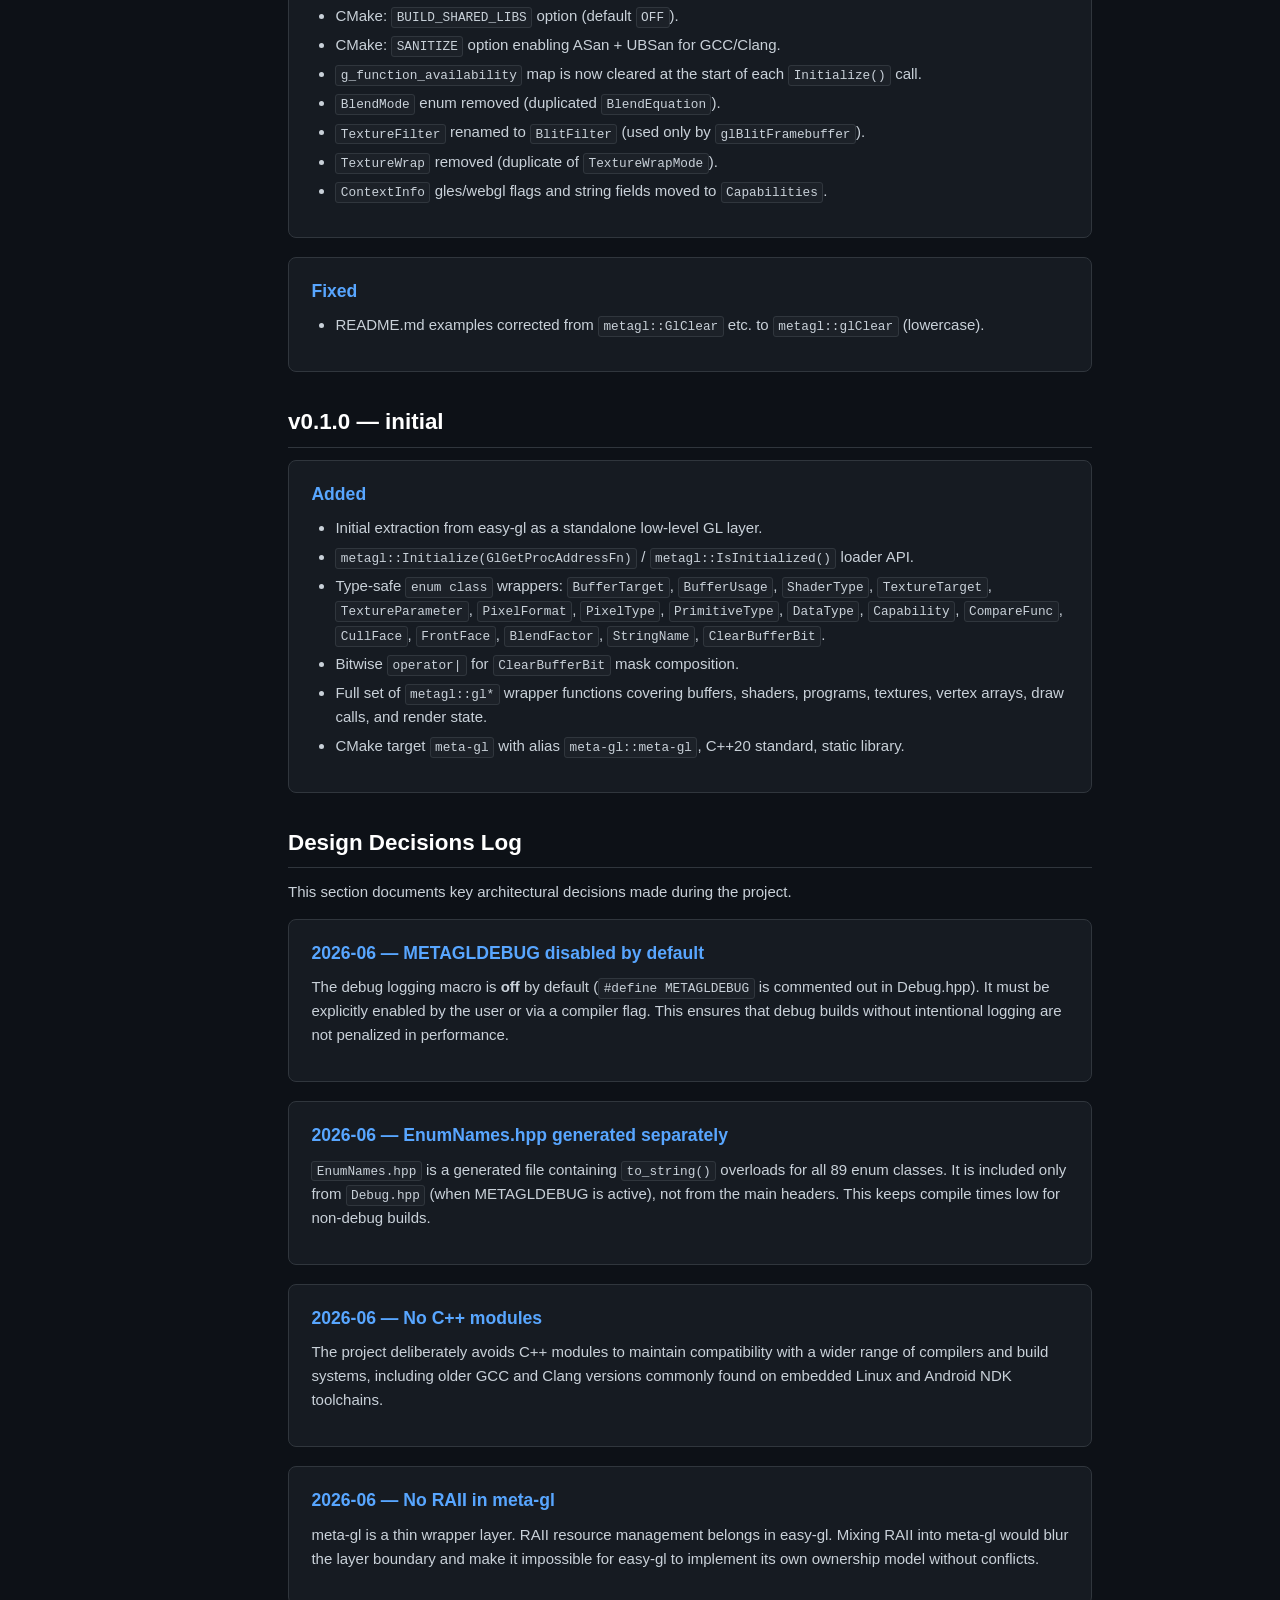
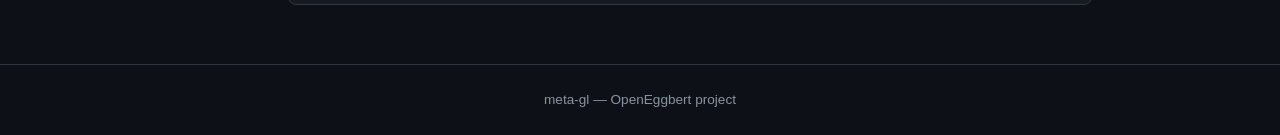
<file: web/changelog.html>
<!DOCTYPE html>
<html lang="en">
<head>
<meta charset="UTF-8">
<meta name="viewport" content="width=device-width,initial-scale=1">
<title>Changelog — meta-gl</title>
<link rel="stylesheet" href="style.css">
</head>
<body>
<header class="site-header">
  <span class="logo">meta-gl</span>
  <nav>
    <a href="index.html">Home</a>
    <a href="getting-started.html">Getting Started</a>
    <a href="architecture.html">Architecture</a>
    <a href="enums.html">Enums</a>
    <a href="functions.html">Functions</a>
    <a href="types.html">Types</a>
    <a href="context.html">Context</a>
    <a href="context-events.html">Ctx Events</a>
    <a href="capabilities.html">Capabilities</a>
    <a href="debug.html">Debug</a>
    <a href="examples.html">Examples</a>
    <a href="changelog.html" class="active">Changelog</a>
  </nav>
</header>

<div class="layout">
<aside class="sidebar">
  <h3>Releases</h3>
  <ul>
    <li><a href="#v0-2-0">v0.2.0 — 2026-06-27</a></li>
    <li><a href="#v0-1-0">v0.1.0 — initial</a></li>
  </ul>
</aside>

<main class="content">
<h1>Changelog</h1>
<p>All notable changes to meta-gl are documented here. Format follows
<a href="https://keepachangelog.com/en/1.0.0/" target="_blank">Keep a Changelog</a>.</p>

<h2 id="v0-2-0">v0.2.0 — 2026-06-27</h2>
<div class="card">
<h3>Breaking changes</h3>
<ul>
  <li><code>ContextListener::on_context_lost()</code> renamed to <code>OnContextLost()</code>.</li>
  <li><code>ContextListener::on_context_restored()</code> renamed to <code>OnContextRestored()</code>.</li>
  <li><code>ContextInfo</code> no longer contains <code>vendor</code>, <code>renderer</code>, <code>gles20</code>–<code>gles32</code>, <code>webgl</code>/<code>webgl1</code>/<code>webgl2</code> fields.
    Use <code>GetCapabilities()</code> for feature detection. <code>ContextInfo</code> now holds only <code>api</code>, <code>major</code>, <code>minor</code>, <code>generation</code>, <code>status</code>.</li>
</ul>
</div>
<div class="card">
<h3>Added</h3>
<ul>
  <li><strong>Typed handle types</strong> replacing raw <code>GLuint</code>/<code>GLint</code> parameters:
    <code>ShaderId</code>, <code>ProgramId</code>, <code>TextureId</code>, <code>BufferId</code>,
    <code>FramebufferId</code>, <code>RenderbufferId</code>, <code>SamplerId</code>, <code>VertexArrayId</code>,
    <code>QueryId</code>, <code>TransformFeedbackId</code>, <code>ProgramPipelineId</code>,
    <code>UniformLocation</code>, <code>AttribLocation</code>, <code>ImageUnit</code>.</li>
  <li><code>EnumNames.hpp</code> — <code>to_string()</code> overloads for all 89 enum classes and handle types.</li>
  <li><code>Debug.hpp</code> / <code>src/Debug.cpp</code> — optional GL call logging controlled by <code>METAGLDEBUG</code>.</li>
  <li><code>Context.hpp</code> / <code>Capabilities.hpp</code> — context lifecycle state and feature-detection structs.</li>
  <li><code>ContextEvents.hpp</code> — <code>ContextListener</code> interface with <code>AddContextListener</code> / <code>RemoveContextListener</code> / <code>NotifyContextLost</code> / <code>NotifyContextRestored</code>.</li>
  <li><code>Emscripten.hpp</code> — <code>InstallEmscriptenContextLossCallbacks()</code> for WebGL context loss/restore.</li>
  <li><code>SamplerParameter</code> enum for <code>glSamplerParameter*</code> / <code>glGetSamplerParameter*</code>.</li>
  <li><code>SampleMaskValue</code> bitfield enum for <code>glSampleMaski</code>.</li>
  <li><code>ColorAttachment</code> enum (Color0–Color31) with <code>to_framebuffer_attachment</code>, <code>to_draw_buffer</code>, <code>to_read_buffer</code> conversion helpers.</li>
  <li><code>GlHandle</code> concept (requires <code>.value</code> of type <code>GLuint</code>).</li>
  <li><code>GlEnum</code> concept (enum class with <code>GLenum</code> underlying type).</li>
  <li><code>GlBitfield</code> concept with generic <code>operator|</code>, <code>operator&amp;</code>, <code>operator~</code> for all bitfield enums.</li>
  <li><code>SpanCompatible</code> concept constraining <code>std::span&lt;const T&gt;</code> buffer upload templates.</li>
  <li><code>std::span</code> overloads for all <code>glGen*</code> / <code>glDelete*</code> function families.</li>
  <li><code>std::span&lt;const T&gt;</code> template overloads for <code>glBufferData</code> and <code>glBufferSubData</code>.</li>
  <li><code>std::string_view</code> convenience overload for <code>glShaderSource</code> (single source string).</li>
  <li>Template dispatch helpers: <code>glGetUniform&lt;T&gt;</code>, <code>glGetnUniform&lt;T&gt;</code>, <code>glTexParameter&lt;T&gt;</code>, <code>glSamplerParameter&lt;T&gt;</code>, <code>glClearBuffer&lt;T&gt;</code>, <code>glGetVertexAttrib&lt;T&gt;</code>.</li>
  <li><code>glIs*</code> functions now return <code>bool</code> instead of <code>GLboolean</code>.</li>
  <li><code>AllFunctionsLoaded()</code> public API in <code>Loader.hpp</code>.</li>
  <li><code>IsFunctionAvailable(std::string_view)</code> public API in <code>Loader.hpp</code>.</li>
  <li><code>Debug.hpp</code> and <code>EnumNames.hpp</code> included by umbrella <code>metagl.hpp</code> (opt-out via <code>METAGL_NO_DEBUG</code> / <code>METAGL_NO_ENUM_NAMES</code>).</li>
  <li><code>Emscripten.hpp</code> included by umbrella <code>metagl.hpp</code> when <code>__EMSCRIPTEN__</code> is defined.</li>
</ul>
</div>
<div class="card">
<h3>Changed</h3>
<ul>
  <li>C++ baseline raised from C++20 to <strong>C++23</strong>.</li>
  <li>CMake: <code>target_compile_features(PUBLIC cxx_std_23)</code> propagates standard to consumers.</li>
  <li>CMake: added <code>-Wall -Wextra -Wpedantic</code> (GCC/Clang) and <code>/W4</code> (MSVC) warning flags.</li>
  <li>CMake: <code>find_package(meta-gl CONFIG)</code> support via <code>CMakePackageConfigHelpers</code>.</li>
  <li>CMake: <code>BUILD_TESTING</code> option (default <code>OFF</code>) with <code>enable_testing()</code> guard.</li>
  <li>CMake: <code>BUILD_SHARED_LIBS</code> option (default <code>OFF</code>).</li>
  <li>CMake: <code>SANITIZE</code> option enabling ASan + UBSan for GCC/Clang.</li>
  <li><code>g_function_availability</code> map is now cleared at the start of each <code>Initialize()</code> call.</li>
  <li><code>BlendMode</code> enum removed (duplicated <code>BlendEquation</code>).</li>
  <li><code>TextureFilter</code> renamed to <code>BlitFilter</code> (used only by <code>glBlitFramebuffer</code>).</li>
  <li><code>TextureWrap</code> removed (duplicate of <code>TextureWrapMode</code>).</li>
  <li><code>ContextInfo</code> gles/webgl flags and string fields moved to <code>Capabilities</code>.</li>
</ul>
</div>
<div class="card">
<h3>Fixed</h3>
<ul>
  <li>README.md examples corrected from <code>metagl::GlClear</code> etc. to <code>metagl::glClear</code> (lowercase).</li>
</ul>
</div>

<h2 id="v0-1-0">v0.1.0 — initial</h2>
<div class="card">
<h3>Added</h3>
<ul>
  <li>Initial extraction from easy-gl as a standalone low-level GL layer.</li>
  <li><code>metagl::Initialize(GlGetProcAddressFn)</code> / <code>metagl::IsInitialized()</code> loader API.</li>
  <li>Type-safe <code>enum class</code> wrappers: <code>BufferTarget</code>, <code>BufferUsage</code>, <code>ShaderType</code>, <code>TextureTarget</code>,
    <code>TextureParameter</code>, <code>PixelFormat</code>, <code>PixelType</code>, <code>PrimitiveType</code>, <code>DataType</code>, <code>Capability</code>,
    <code>CompareFunc</code>, <code>CullFace</code>, <code>FrontFace</code>, <code>BlendFactor</code>, <code>StringName</code>, <code>ClearBufferBit</code>.</li>
  <li>Bitwise <code>operator|</code> for <code>ClearBufferBit</code> mask composition.</li>
  <li>Full set of <code>metagl::gl*</code> wrapper functions covering buffers, shaders, programs, textures,
    vertex arrays, draw calls, and render state.</li>
  <li>CMake target <code>meta-gl</code> with alias <code>meta-gl::meta-gl</code>, C++20 standard, static library.</li>
</ul>
</div>

<h2>Design Decisions Log</h2>
<p>This section documents key architectural decisions made during the project.</p>

<div class="card">
  <h3>2026-06 — METAGLDEBUG disabled by default</h3>
  <p>The debug logging macro is <strong>off</strong> by default (<code>#define METAGLDEBUG</code> is
  commented out in Debug.hpp). It must be explicitly enabled by the user or via a compiler flag.
  This ensures that debug builds without intentional logging are not penalized in performance.</p>
</div>

<div class="card">
  <h3>2026-06 — EnumNames.hpp generated separately</h3>
  <p><code>EnumNames.hpp</code> is a generated file containing <code>to_string()</code> overloads
  for all 89 enum classes. It is included only from <code>Debug.hpp</code> (when METAGLDEBUG
  is active), not from the main headers. This keeps compile times low for non-debug builds.</p>
</div>

<div class="card">
  <h3>2026-06 — No C++ modules</h3>
  <p>The project deliberately avoids C++ modules to maintain compatibility with a wider range
  of compilers and build systems, including older GCC and Clang versions commonly found on
  embedded Linux and Android NDK toolchains.</p>
</div>

<div class="card">
  <h3>2026-06 — No RAII in meta-gl</h3>
  <p>meta-gl is a thin wrapper layer. RAII resource management belongs in easy-gl.
  Mixing RAII into meta-gl would blur the layer boundary and make it impossible for
  easy-gl to implement its own ownership model without conflicts.</p>
</div>

</main>
</div>
<footer>meta-gl — OpenEggbert project</footer>
</body>
</html>
</file>
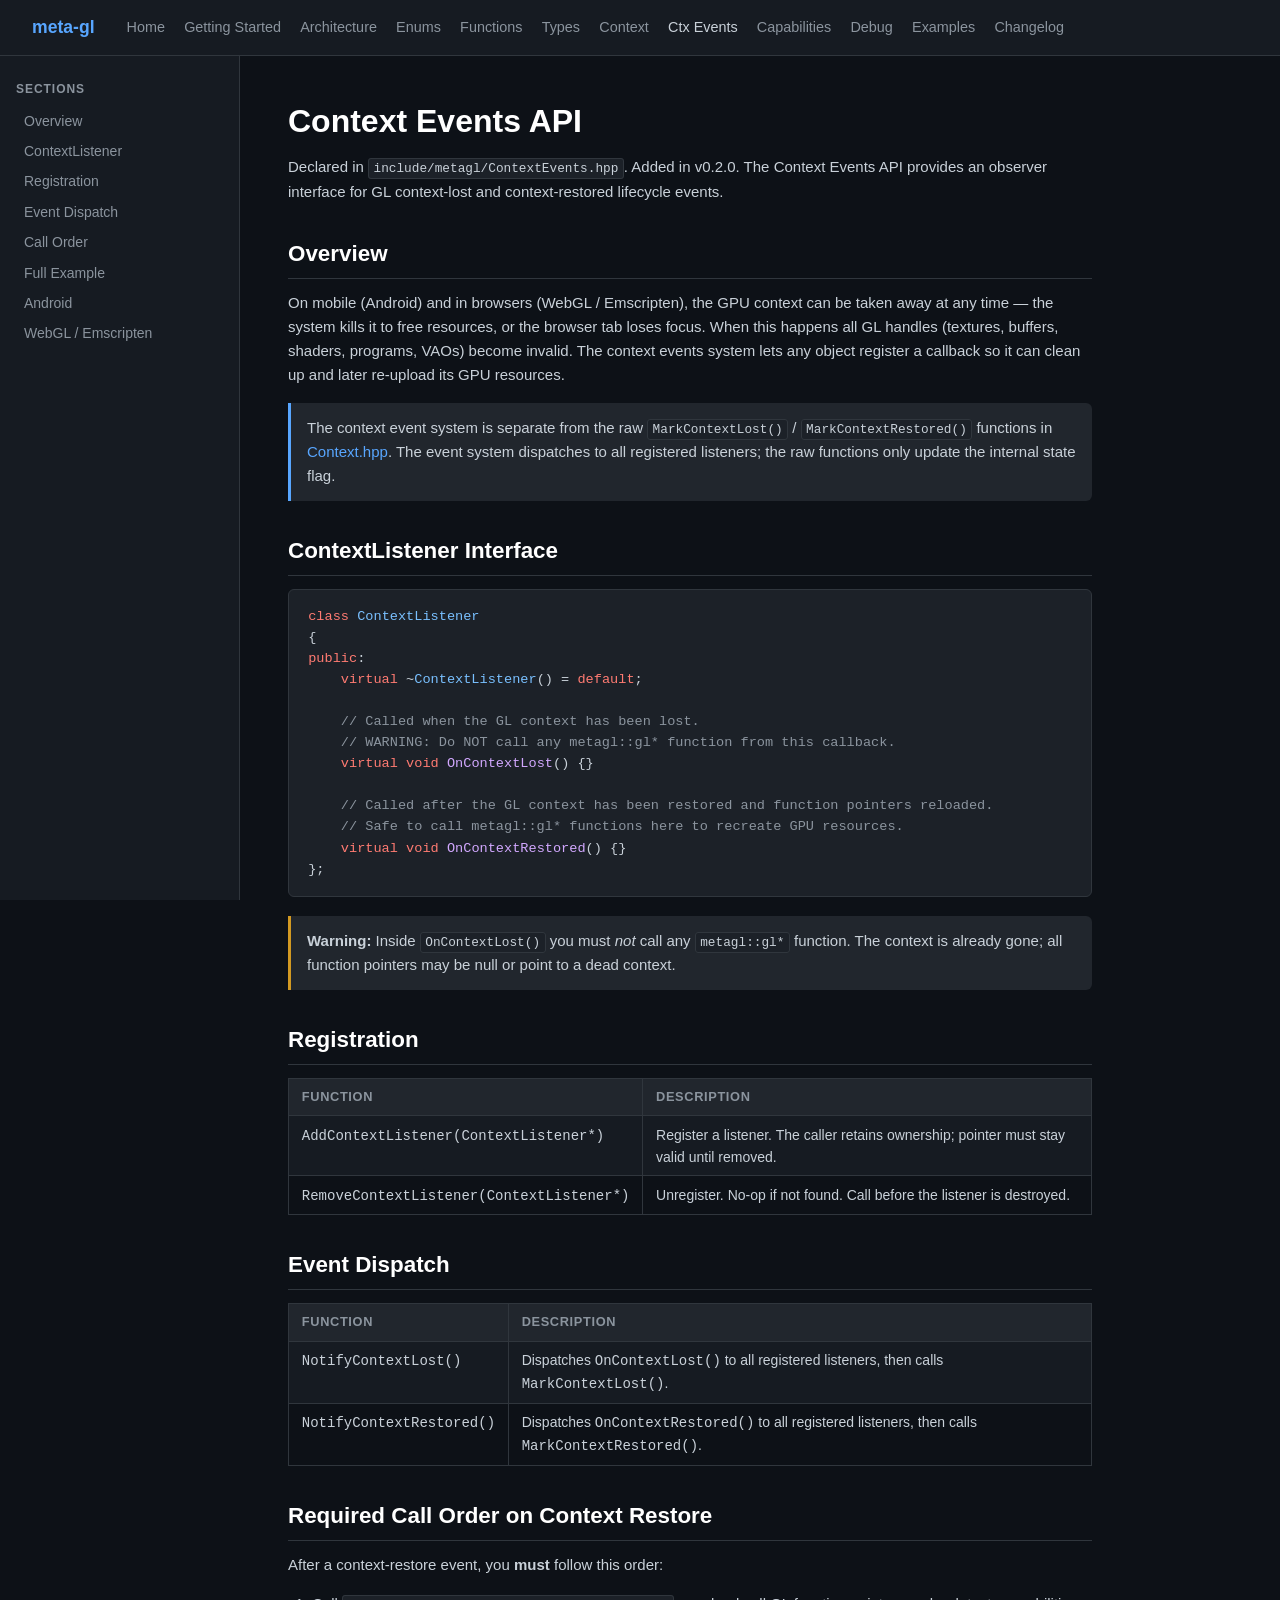
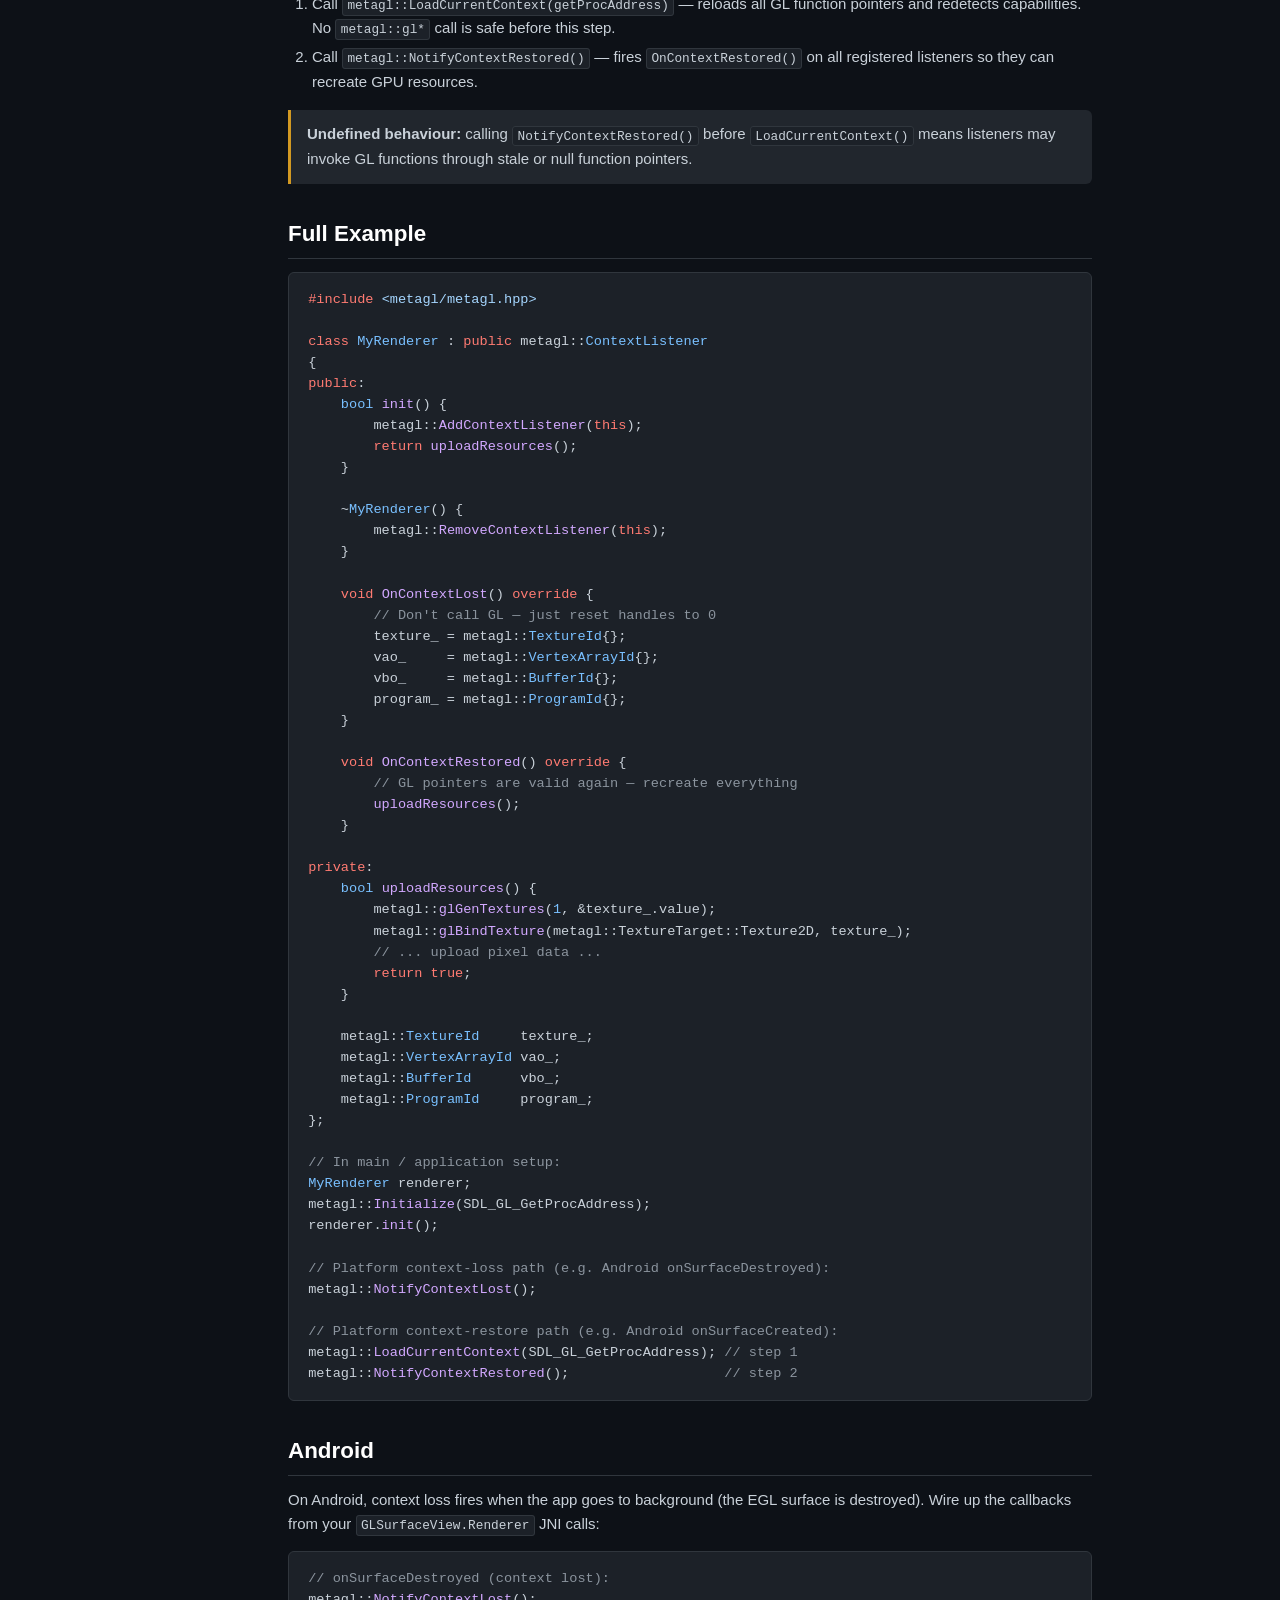
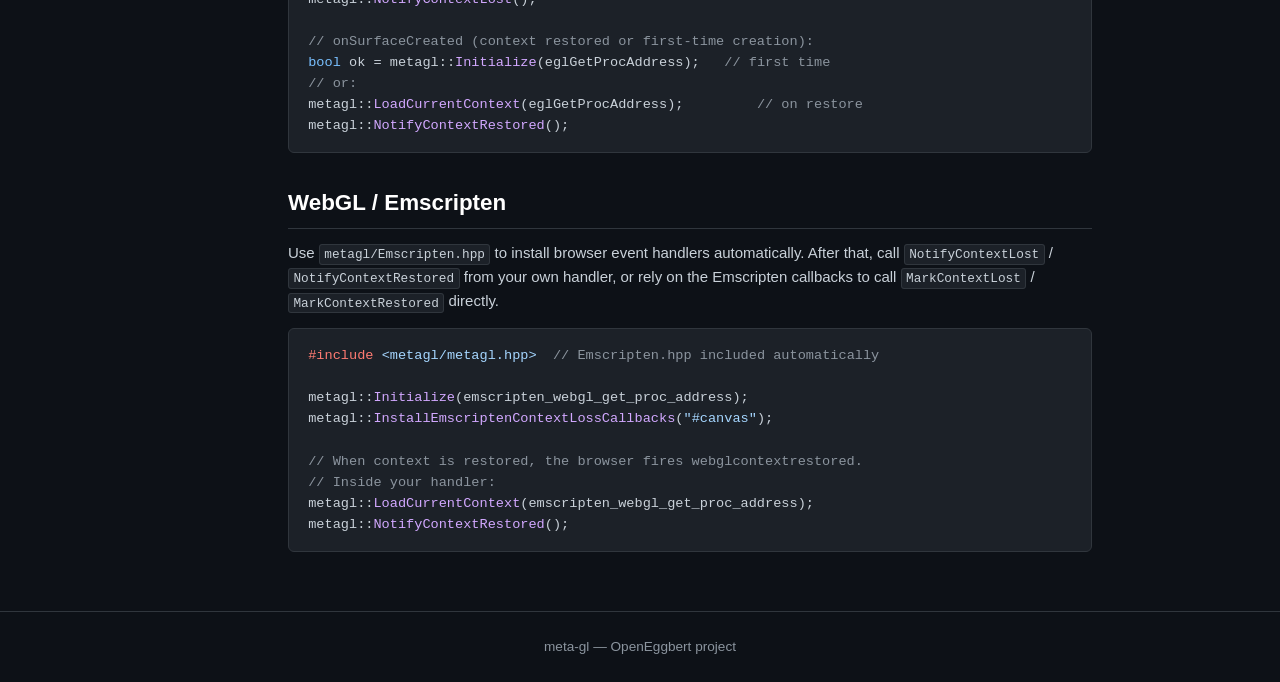
<file: web/context-events.html>
<!DOCTYPE html>
<html lang="en">
<head>
<meta charset="UTF-8">
<meta name="viewport" content="width=device-width,initial-scale=1">
<title>Context Events — meta-gl</title>
<link rel="stylesheet" href="style.css">
</head>
<body>
<header class="site-header">
  <span class="logo">meta-gl</span>
  <nav>
    <a href="index.html">Home</a>
    <a href="getting-started.html">Getting Started</a>
    <a href="architecture.html">Architecture</a>
    <a href="enums.html">Enums</a>
    <a href="functions.html">Functions</a>
    <a href="types.html">Types</a>
    <a href="context.html">Context</a>
    <a href="context-events.html" class="active">Ctx Events</a>
    <a href="capabilities.html">Capabilities</a>
    <a href="debug.html">Debug</a>
    <a href="examples.html">Examples</a>
    <a href="changelog.html">Changelog</a>
  </nav>
</header>

<div class="layout">
<aside class="sidebar">
  <h3>Sections</h3>
  <ul>
    <li><a href="#overview">Overview</a></li>
    <li><a href="#contextlistener">ContextListener</a></li>
    <li><a href="#registration">Registration</a></li>
    <li><a href="#dispatch">Event Dispatch</a></li>
    <li><a href="#order">Call Order</a></li>
    <li><a href="#example">Full Example</a></li>
    <li><a href="#android">Android</a></li>
    <li><a href="#webgl">WebGL / Emscripten</a></li>
  </ul>
</aside>

<main class="content">
<h1>Context Events API</h1>
<p>
  Declared in <code>include/metagl/ContextEvents.hpp</code>. Added in v0.2.0.
  The Context Events API provides an observer interface for GL context-lost and
  context-restored lifecycle events.
</p>

<h2 id="overview">Overview</h2>
<p>
  On mobile (Android) and in browsers (WebGL / Emscripten), the GPU context can be
  taken away at any time — the system kills it to free resources, or the browser tab
  loses focus. When this happens all GL handles (textures, buffers, shaders, programs,
  VAOs) become invalid. The context events system lets any object register a callback
  so it can clean up and later re-upload its GPU resources.
</p>
<div class="callout">
  <p>The context event system is separate from the raw <code>MarkContextLost()</code>
  / <code>MarkContextRestored()</code> functions in <a href="context.html">Context.hpp</a>.
  The event system dispatches to all registered listeners; the raw functions only update
  the internal state flag.</p>
</div>

<h2 id="contextlistener">ContextListener Interface</h2>
<pre><span class="kw">class</span> <span class="ty">ContextListener</span>
{
<span class="kw">public</span>:
    <span class="kw">virtual</span> ~<span class="ty">ContextListener</span>() = <span class="kw">default</span>;

    <span class="cm">// Called when the GL context has been lost.</span>
    <span class="cm">// WARNING: Do NOT call any metagl::gl* function from this callback.</span>
    <span class="kw">virtual void</span> <span class="fn">OnContextLost</span>() {}

    <span class="cm">// Called after the GL context has been restored and function pointers reloaded.</span>
    <span class="cm">// Safe to call metagl::gl* functions here to recreate GPU resources.</span>
    <span class="kw">virtual void</span> <span class="fn">OnContextRestored</span>() {}
};</pre>
<div class="callout warn">
  <p><strong>Warning:</strong> Inside <code>OnContextLost()</code> you must <em>not</em> call any
  <code>metagl::gl*</code> function. The context is already gone; all function pointers may
  be null or point to a dead context.</p>
</div>

<h2 id="registration">Registration</h2>
<table>
  <tr><th>Function</th><th>Description</th></tr>
  <tr>
    <td><code>AddContextListener(ContextListener*)</code></td>
    <td>Register a listener. The caller retains ownership; pointer must stay valid until removed.</td>
  </tr>
  <tr>
    <td><code>RemoveContextListener(ContextListener*)</code></td>
    <td>Unregister. No-op if not found. Call before the listener is destroyed.</td>
  </tr>
</table>

<h2 id="dispatch">Event Dispatch</h2>
<table>
  <tr><th>Function</th><th>Description</th></tr>
  <tr>
    <td><code>NotifyContextLost()</code></td>
    <td>Dispatches <code>OnContextLost()</code> to all registered listeners, then calls <code>MarkContextLost()</code>.</td>
  </tr>
  <tr>
    <td><code>NotifyContextRestored()</code></td>
    <td>Dispatches <code>OnContextRestored()</code> to all registered listeners, then calls <code>MarkContextRestored()</code>.</td>
  </tr>
</table>

<h2 id="order">Required Call Order on Context Restore</h2>
<p>After a context-restore event, you <strong>must</strong> follow this order:</p>
<ol>
  <li>Call <code>metagl::LoadCurrentContext(getProcAddress)</code> — reloads all GL function pointers
      and redetects capabilities. No <code>metagl::gl*</code> call is safe before this step.</li>
  <li>Call <code>metagl::NotifyContextRestored()</code> — fires <code>OnContextRestored()</code>
      on all registered listeners so they can recreate GPU resources.</li>
</ol>
<div class="callout warn">
  <p><strong>Undefined behaviour:</strong> calling <code>NotifyContextRestored()</code> before
  <code>LoadCurrentContext()</code> means listeners may invoke GL functions through stale
  or null function pointers.</p>
</div>

<h2 id="example">Full Example</h2>
<pre><span class="kw">#include</span> <span class="st">&lt;metagl/metagl.hpp&gt;</span>

<span class="kw">class</span> <span class="ty">MyRenderer</span> : <span class="kw">public</span> metagl::<span class="ty">ContextListener</span>
{
<span class="kw">public</span>:
    <span class="ty">bool</span> <span class="fn">init</span>() {
        metagl::<span class="fn">AddContextListener</span>(<span class="kw">this</span>);
        <span class="kw">return</span> <span class="fn">uploadResources</span>();
    }

    ~<span class="ty">MyRenderer</span>() {
        metagl::<span class="fn">RemoveContextListener</span>(<span class="kw">this</span>);
    }

    <span class="kw">void</span> <span class="fn">OnContextLost</span>() <span class="kw">override</span> {
        <span class="cm">// Don't call GL — just reset handles to 0</span>
        texture_ = metagl::<span class="ty">TextureId</span>{};
        vao_     = metagl::<span class="ty">VertexArrayId</span>{};
        vbo_     = metagl::<span class="ty">BufferId</span>{};
        program_ = metagl::<span class="ty">ProgramId</span>{};
    }

    <span class="kw">void</span> <span class="fn">OnContextRestored</span>() <span class="kw">override</span> {
        <span class="cm">// GL pointers are valid again — recreate everything</span>
        <span class="fn">uploadResources</span>();
    }

<span class="kw">private</span>:
    <span class="ty">bool</span> <span class="fn">uploadResources</span>() {
        metagl::<span class="fn">glGenTextures</span>(<span class="val">1</span>, &amp;texture_.value);
        metagl::<span class="fn">glBindTexture</span>(metagl::TextureTarget::Texture2D, texture_);
        <span class="cm">// ... upload pixel data ...</span>
        <span class="kw">return</span> <span class="kw">true</span>;
    }

    metagl::<span class="ty">TextureId</span>     texture_;
    metagl::<span class="ty">VertexArrayId</span> vao_;
    metagl::<span class="ty">BufferId</span>      vbo_;
    metagl::<span class="ty">ProgramId</span>     program_;
};

<span class="cm">// In main / application setup:</span>
<span class="ty">MyRenderer</span> renderer;
metagl::<span class="fn">Initialize</span>(SDL_GL_GetProcAddress);
renderer.<span class="fn">init</span>();

<span class="cm">// Platform context-loss path (e.g. Android onSurfaceDestroyed):</span>
metagl::<span class="fn">NotifyContextLost</span>();

<span class="cm">// Platform context-restore path (e.g. Android onSurfaceCreated):</span>
metagl::<span class="fn">LoadCurrentContext</span>(SDL_GL_GetProcAddress); <span class="cm">// step 1</span>
metagl::<span class="fn">NotifyContextRestored</span>();                   <span class="cm">// step 2</span></pre>

<h2 id="android">Android</h2>
<p>
  On Android, context loss fires when the app goes to background (the EGL surface is destroyed).
  Wire up the callbacks from your <code>GLSurfaceView.Renderer</code> JNI calls:
</p>
<pre><span class="cm">// onSurfaceDestroyed (context lost):</span>
metagl::<span class="fn">NotifyContextLost</span>();

<span class="cm">// onSurfaceCreated (context restored or first-time creation):</span>
<span class="ty">bool</span> ok = metagl::<span class="fn">Initialize</span>(eglGetProcAddress);   <span class="cm">// first time</span>
<span class="cm">// or:</span>
metagl::<span class="fn">LoadCurrentContext</span>(eglGetProcAddress);         <span class="cm">// on restore</span>
metagl::<span class="fn">NotifyContextRestored</span>();</pre>

<h2 id="webgl">WebGL / Emscripten</h2>
<p>
  Use <code>metagl/Emscripten.hpp</code> to install browser event handlers automatically.
  After that, call <code>NotifyContextLost</code> / <code>NotifyContextRestored</code>
  from your own handler, or rely on the Emscripten callbacks to call
  <code>MarkContextLost</code> / <code>MarkContextRestored</code> directly.
</p>
<pre><span class="kw">#include</span> <span class="st">&lt;metagl/metagl.hpp&gt;</span>  <span class="cm">// Emscripten.hpp included automatically</span>

metagl::<span class="fn">Initialize</span>(emscripten_webgl_get_proc_address);
metagl::<span class="fn">InstallEmscriptenContextLossCallbacks</span>(<span class="st">"#canvas"</span>);

<span class="cm">// When context is restored, the browser fires webglcontextrestored.</span>
<span class="cm">// Inside your handler:</span>
metagl::<span class="fn">LoadCurrentContext</span>(emscripten_webgl_get_proc_address);
metagl::<span class="fn">NotifyContextRestored</span>();</pre>

</main>
</div>
<footer>meta-gl — OpenEggbert project</footer>
</body>
</html>
</file>
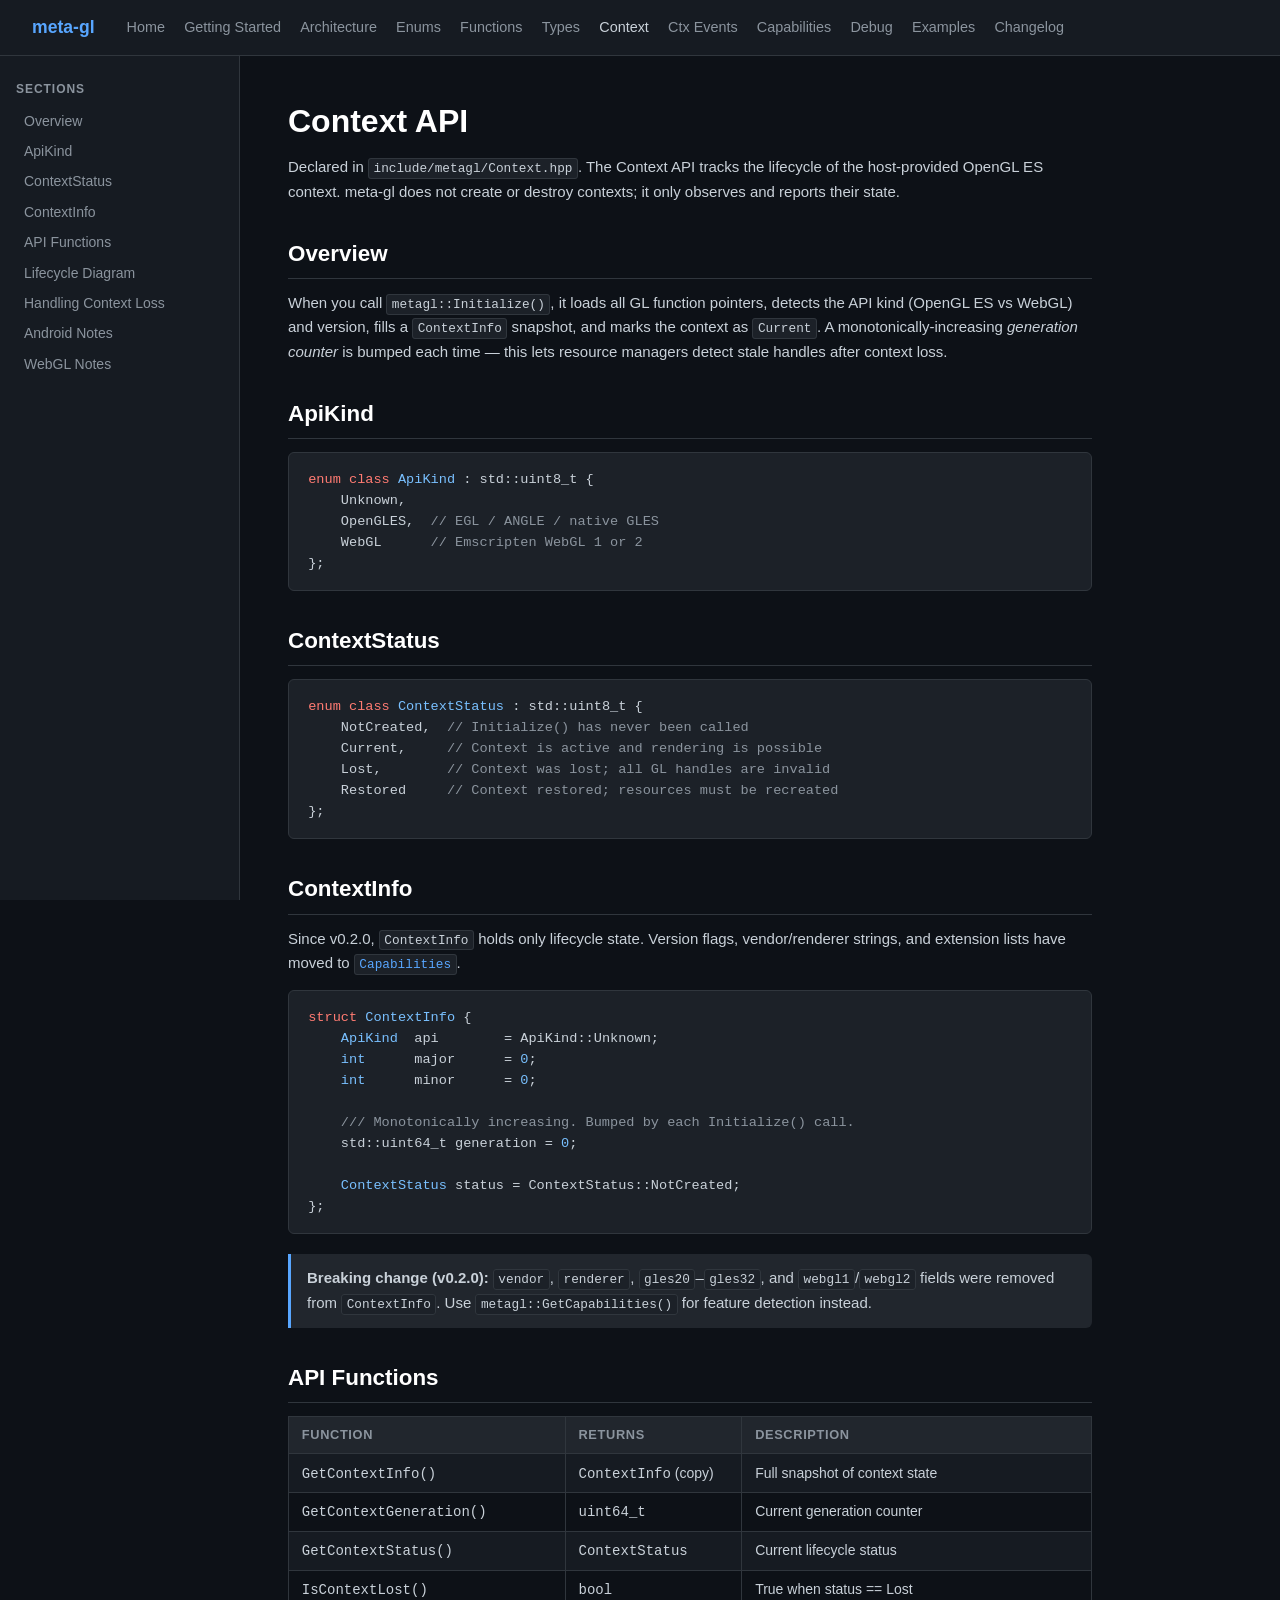
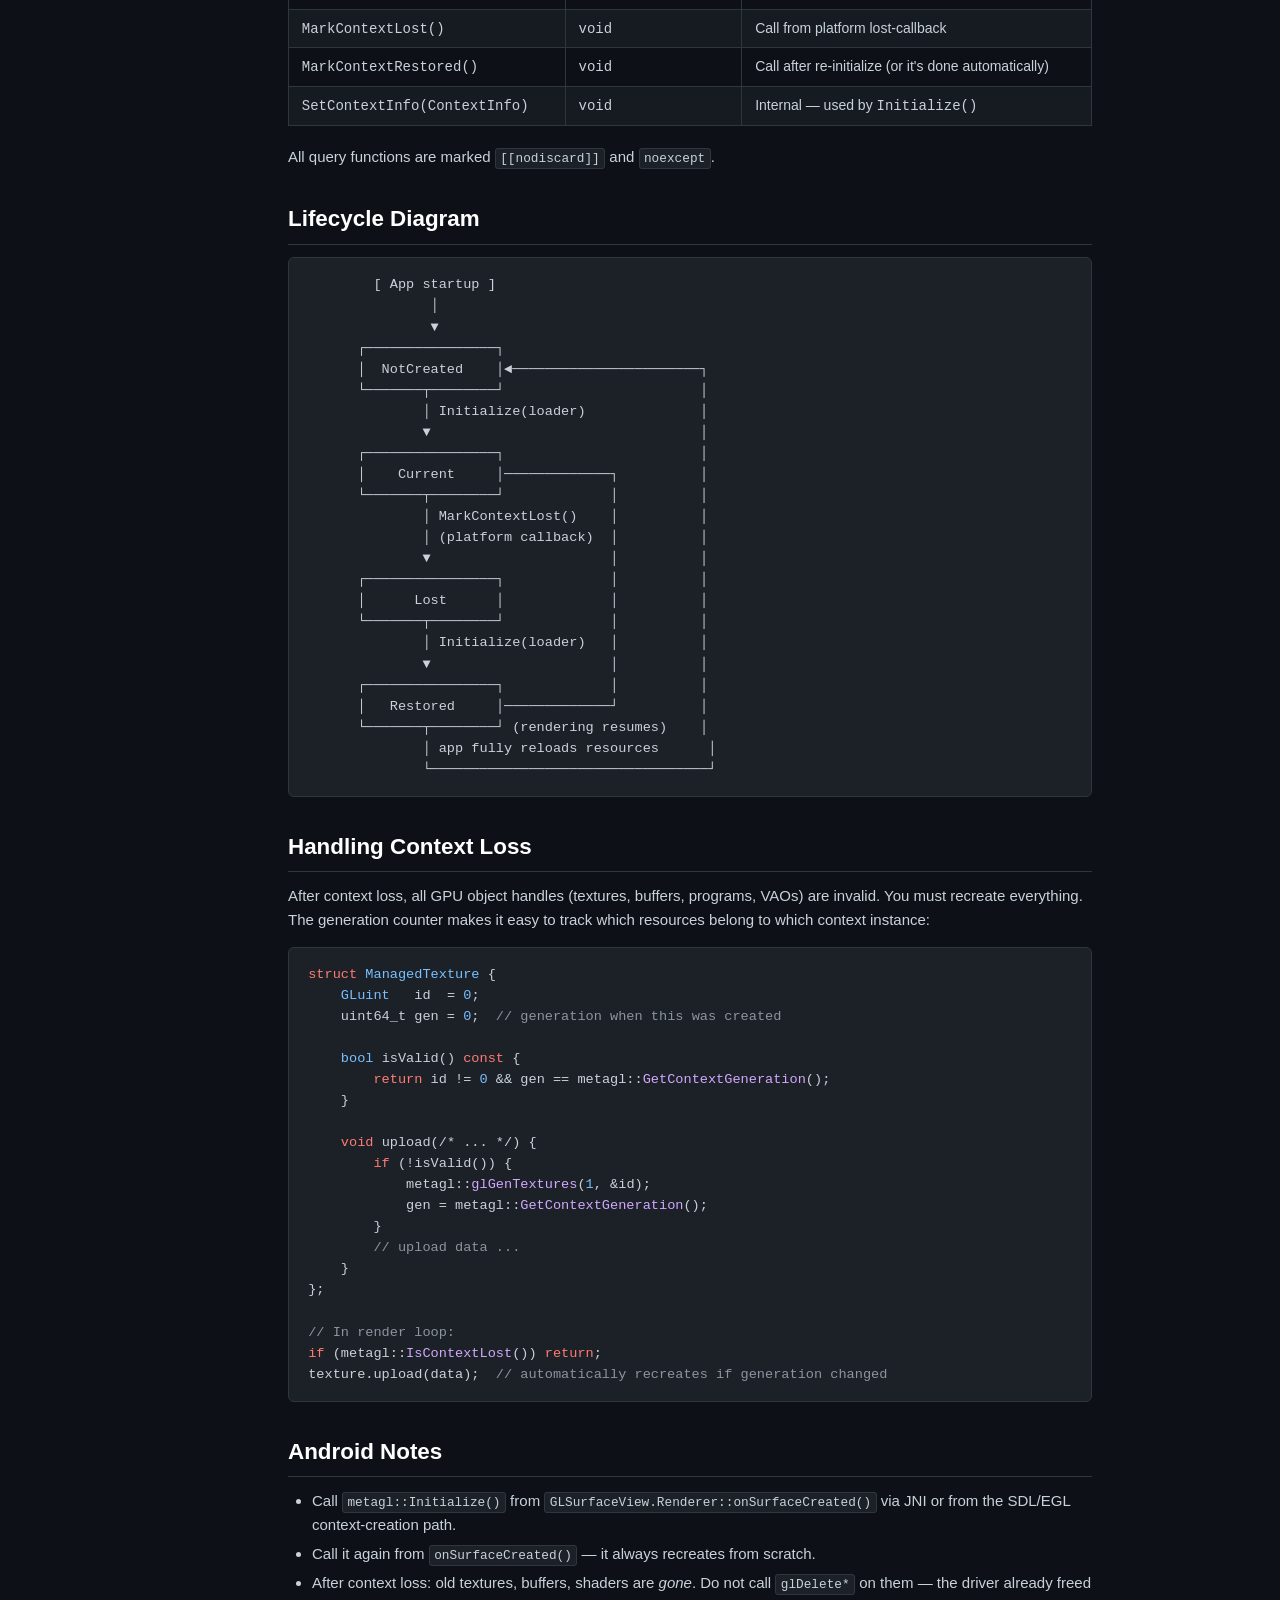
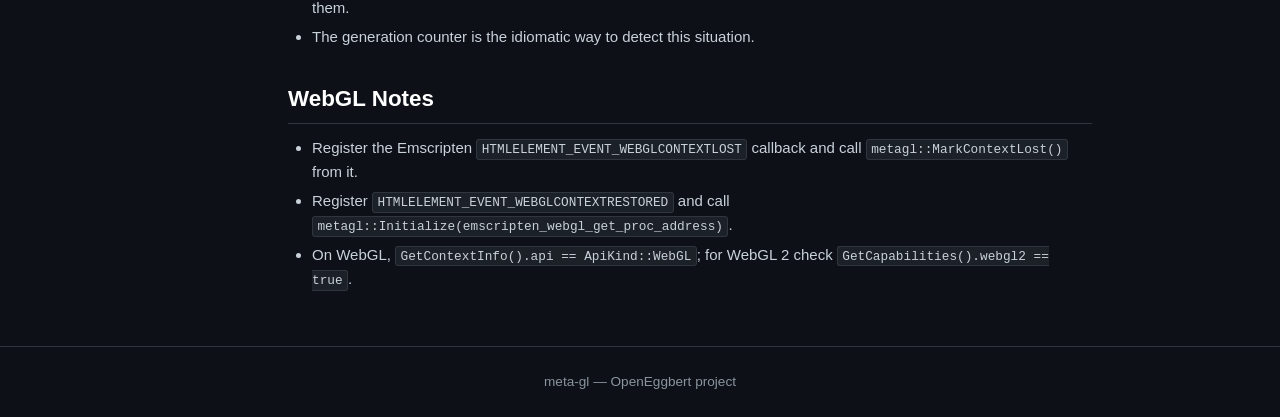
<file: web/context.html>
<!DOCTYPE html>
<html lang="en">
<head>
<meta charset="UTF-8">
<meta name="viewport" content="width=device-width,initial-scale=1">
<title>Context API — meta-gl</title>
<link rel="stylesheet" href="style.css">
</head>
<body>
<header class="site-header">
  <span class="logo">meta-gl</span>
  <nav>
    <a href="index.html">Home</a>
    <a href="getting-started.html">Getting Started</a>
    <a href="architecture.html">Architecture</a>
    <a href="enums.html">Enums</a>
    <a href="functions.html">Functions</a>
    <a href="types.html">Types</a>
    <a href="context.html" class="active">Context</a>
    <a href="context-events.html">Ctx Events</a>
    <a href="capabilities.html">Capabilities</a>
    <a href="debug.html">Debug</a>
    <a href="examples.html">Examples</a>
    <a href="changelog.html">Changelog</a>
  </nav>
</header>

<div class="layout">
<aside class="sidebar">
  <h3>Sections</h3>
  <ul>
    <li><a href="#overview">Overview</a></li>
    <li><a href="#apikind">ApiKind</a></li>
    <li><a href="#contextstatus">ContextStatus</a></li>
    <li><a href="#contextinfo">ContextInfo</a></li>
    <li><a href="#api">API Functions</a></li>
    <li><a href="#lifecycle">Lifecycle Diagram</a></li>
    <li><a href="#contextloss">Handling Context Loss</a></li>
    <li><a href="#android">Android Notes</a></li>
    <li><a href="#webgl">WebGL Notes</a></li>
  </ul>
</aside>

<main class="content">
<h1>Context API</h1>
<p>
  Declared in <code>include/metagl/Context.hpp</code>. The Context API tracks the
  lifecycle of the host-provided OpenGL ES context. meta-gl does not create or
  destroy contexts; it only observes and reports their state.
</p>

<h2 id="overview">Overview</h2>
<p>
  When you call <code>metagl::Initialize()</code>, it loads all GL function pointers,
  detects the API kind (OpenGL ES vs WebGL) and version, fills a <code>ContextInfo</code>
  snapshot, and marks the context as <code>Current</code>. A monotonically-increasing
  <em>generation counter</em> is bumped each time — this lets resource managers detect
  stale handles after context loss.
</p>

<h2 id="apikind">ApiKind</h2>
<pre><span class="kw">enum class</span> <span class="ty">ApiKind</span> : std::uint8_t {
    Unknown,
    OpenGLES,  <span class="cm">// EGL / ANGLE / native GLES</span>
    WebGL      <span class="cm">// Emscripten WebGL 1 or 2</span>
};</pre>

<h2 id="contextstatus">ContextStatus</h2>
<pre><span class="kw">enum class</span> <span class="ty">ContextStatus</span> : std::uint8_t {
    NotCreated,  <span class="cm">// Initialize() has never been called</span>
    Current,     <span class="cm">// Context is active and rendering is possible</span>
    Lost,        <span class="cm">// Context was lost; all GL handles are invalid</span>
    Restored     <span class="cm">// Context restored; resources must be recreated</span>
};</pre>

<h2 id="contextinfo">ContextInfo</h2>
<p>Since v0.2.0, <code>ContextInfo</code> holds only lifecycle state. Version flags, vendor/renderer strings,
and extension lists have moved to <a href="capabilities.html"><code>Capabilities</code></a>.</p>
<pre><span class="kw">struct</span> <span class="ty">ContextInfo</span> {
    <span class="ty">ApiKind</span>  api        = ApiKind::Unknown;
    <span class="ty">int</span>      major      = <span class="val">0</span>;
    <span class="ty">int</span>      minor      = <span class="val">0</span>;

    <span class="cm">/// Monotonically increasing. Bumped by each Initialize() call.</span>
    std::uint64_t generation = <span class="val">0</span>;

    <span class="ty">ContextStatus</span> status = ContextStatus::NotCreated;
};</pre>
<div class="callout">
  <p><strong>Breaking change (v0.2.0):</strong> <code>vendor</code>, <code>renderer</code>, <code>gles20</code>–<code>gles32</code>,
  and <code>webgl1</code>/<code>webgl2</code> fields were removed from <code>ContextInfo</code>. Use
  <code>metagl::GetCapabilities()</code> for feature detection instead.</p>
</div>

<h2 id="api">API Functions</h2>
<table>
  <tr><th>Function</th><th>Returns</th><th>Description</th></tr>
  <tr>
    <td><code>GetContextInfo()</code></td>
    <td><code>ContextInfo</code> (copy)</td>
    <td>Full snapshot of context state</td>
  </tr>
  <tr>
    <td><code>GetContextGeneration()</code></td>
    <td><code>uint64_t</code></td>
    <td>Current generation counter</td>
  </tr>
  <tr>
    <td><code>GetContextStatus()</code></td>
    <td><code>ContextStatus</code></td>
    <td>Current lifecycle status</td>
  </tr>
  <tr>
    <td><code>IsContextLost()</code></td>
    <td><code>bool</code></td>
    <td>True when status == Lost</td>
  </tr>
  <tr>
    <td><code>MarkContextLost()</code></td>
    <td><code>void</code></td>
    <td>Call from platform lost-callback</td>
  </tr>
  <tr>
    <td><code>MarkContextRestored()</code></td>
    <td><code>void</code></td>
    <td>Call after re-initialize (or it's done automatically)</td>
  </tr>
  <tr>
    <td><code>SetContextInfo(ContextInfo)</code></td>
    <td><code>void</code></td>
    <td>Internal — used by <code>Initialize()</code></td>
  </tr>
</table>
<p>All query functions are marked <code>[[nodiscard]]</code> and <code>noexcept</code>.</p>

<h2 id="lifecycle">Lifecycle Diagram</h2>
<pre>        [ App startup ]
               │
               ▼
      ┌────────────────┐
      │  NotCreated    │◄───────────────────────┐
      └───────┬────────┘                        │
              │ Initialize(loader)              │
              ▼                                 │
      ┌────────────────┐                        │
      │    Current     │─────────────┐          │
      └───────┬────────┘             │          │
              │ MarkContextLost()    │          │
              │ (platform callback)  │          │
              ▼                      │          │
      ┌────────────────┐             │          │
      │      Lost      │             │          │
      └───────┬────────┘             │          │
              │ Initialize(loader)   │          │
              ▼                      │          │
      ┌────────────────┐             │          │
      │   Restored     │─────────────┘          │
      └───────┬────────┘ (rendering resumes)    │
              │ app fully reloads resources      │
              └──────────────────────────────────┘</pre>

<h2 id="contextloss">Handling Context Loss</h2>
<p>
  After context loss, all GPU object handles (textures, buffers, programs, VAOs) are
  invalid. You must recreate everything. The generation counter makes it easy to
  track which resources belong to which context instance:
</p>
<pre><span class="kw">struct</span> <span class="ty">ManagedTexture</span> {
    <span class="ty">GLuint</span>   id  = <span class="val">0</span>;
    uint64_t gen = <span class="val">0</span>;  <span class="cm">// generation when this was created</span>

    <span class="ty">bool</span> isValid() <span class="kw">const</span> {
        <span class="kw">return</span> id != <span class="val">0</span> &amp;&amp; gen == metagl::<span class="fn">GetContextGeneration</span>();
    }

    <span class="kw">void</span> upload(/* ... */) {
        <span class="kw">if</span> (!isValid()) {
            metagl::<span class="fn">glGenTextures</span>(<span class="val">1</span>, &amp;id);
            gen = metagl::<span class="fn">GetContextGeneration</span>();
        }
        <span class="cm">// upload data ...</span>
    }
};

<span class="cm">// In render loop:</span>
<span class="kw">if</span> (metagl::<span class="fn">IsContextLost</span>()) <span class="kw">return</span>;
texture.upload(data);  <span class="cm">// automatically recreates if generation changed</span></pre>

<h2 id="android">Android Notes</h2>
<ul>
  <li>Call <code>metagl::Initialize()</code> from <code>GLSurfaceView.Renderer::onSurfaceCreated()</code> via JNI or from the SDL/EGL context-creation path.</li>
  <li>Call it again from <code>onSurfaceCreated()</code> — it always recreates from scratch.</li>
  <li>After context loss: old textures, buffers, shaders are <em>gone</em>. Do not call <code>glDelete*</code> on them — the driver already freed them.</li>
  <li>The generation counter is the idiomatic way to detect this situation.</li>
</ul>

<h2 id="webgl">WebGL Notes</h2>
<ul>
  <li>Register the Emscripten <code>HTMLELEMENT_EVENT_WEBGLCONTEXTLOST</code> callback and call <code>metagl::MarkContextLost()</code> from it.</li>
  <li>Register <code>HTMLELEMENT_EVENT_WEBGLCONTEXTRESTORED</code> and call <code>metagl::Initialize(emscripten_webgl_get_proc_address)</code>.</li>
  <li>On WebGL, <code>GetContextInfo().api == ApiKind::WebGL</code>; for WebGL 2 check <code>GetCapabilities().webgl2 == true</code>.</li>
</ul>

</main>
</div>
<footer>meta-gl — OpenEggbert project</footer>
</body>
</html>
</file>
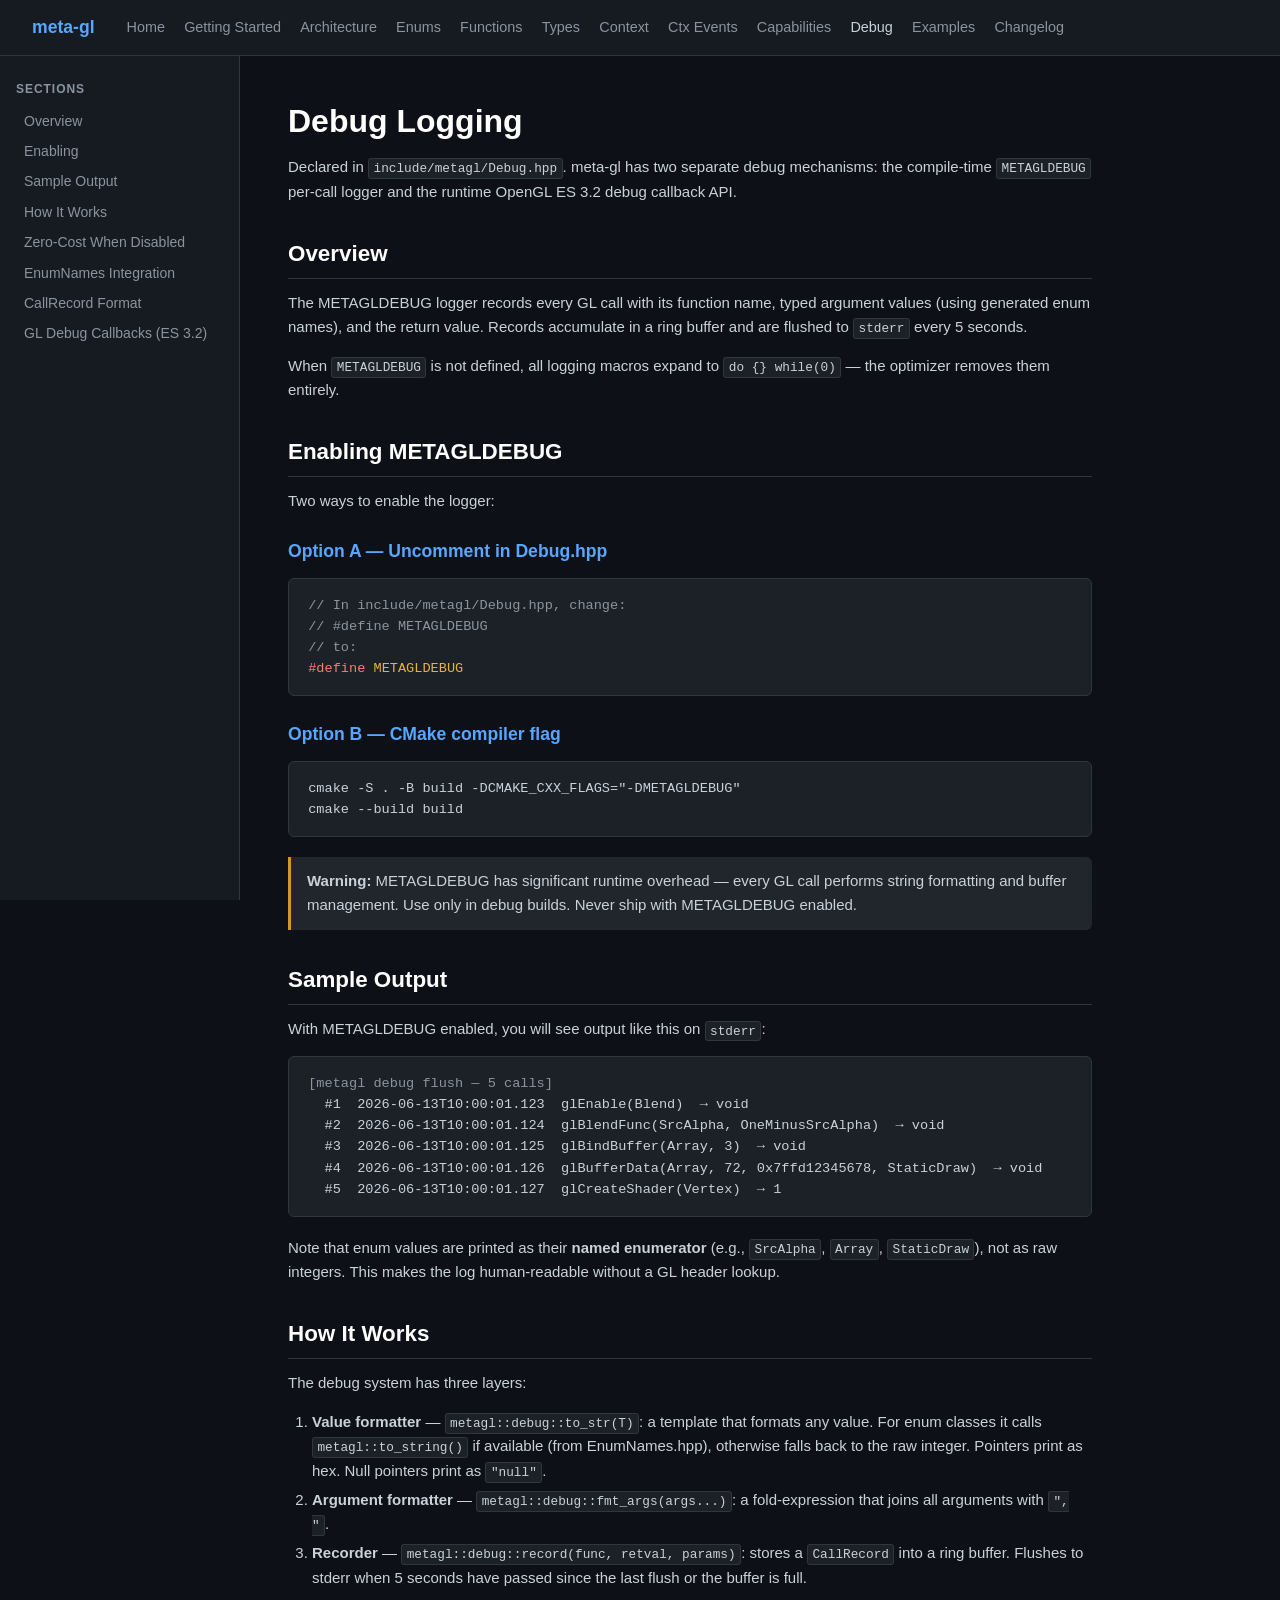
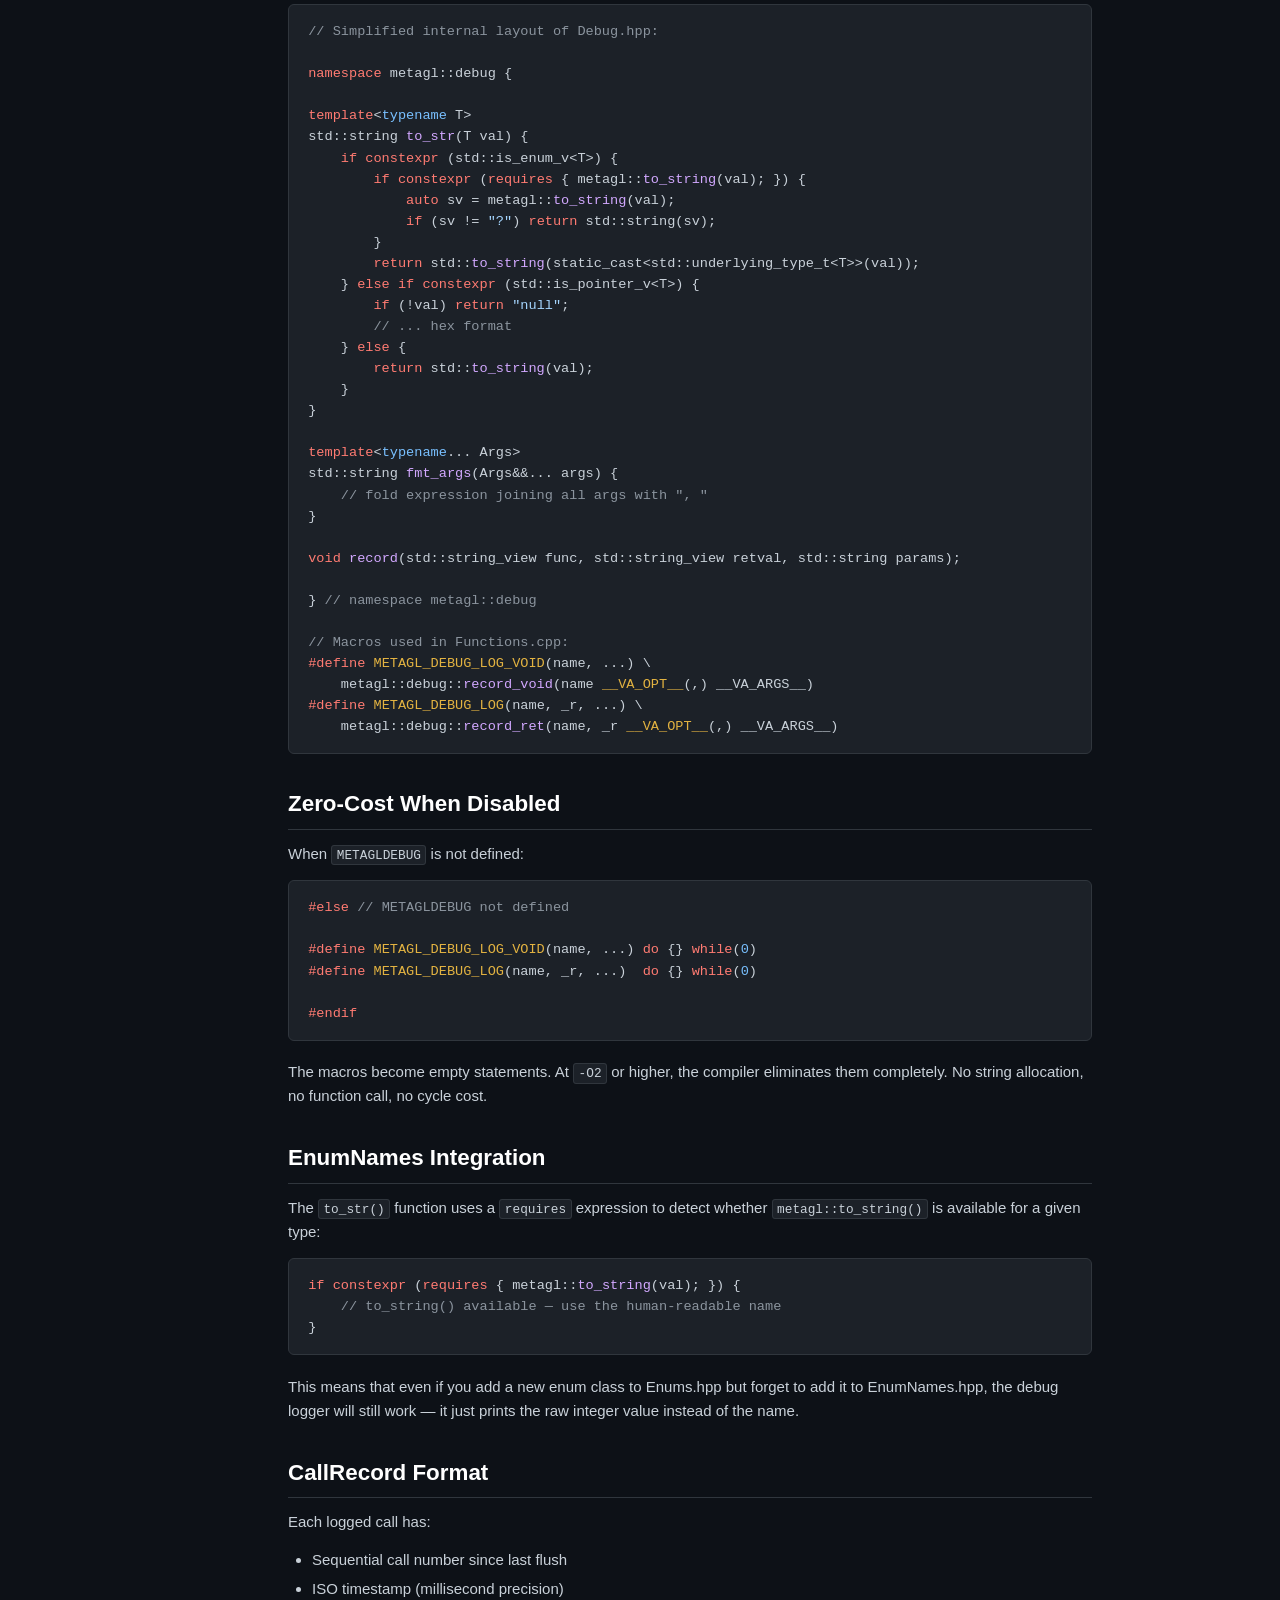
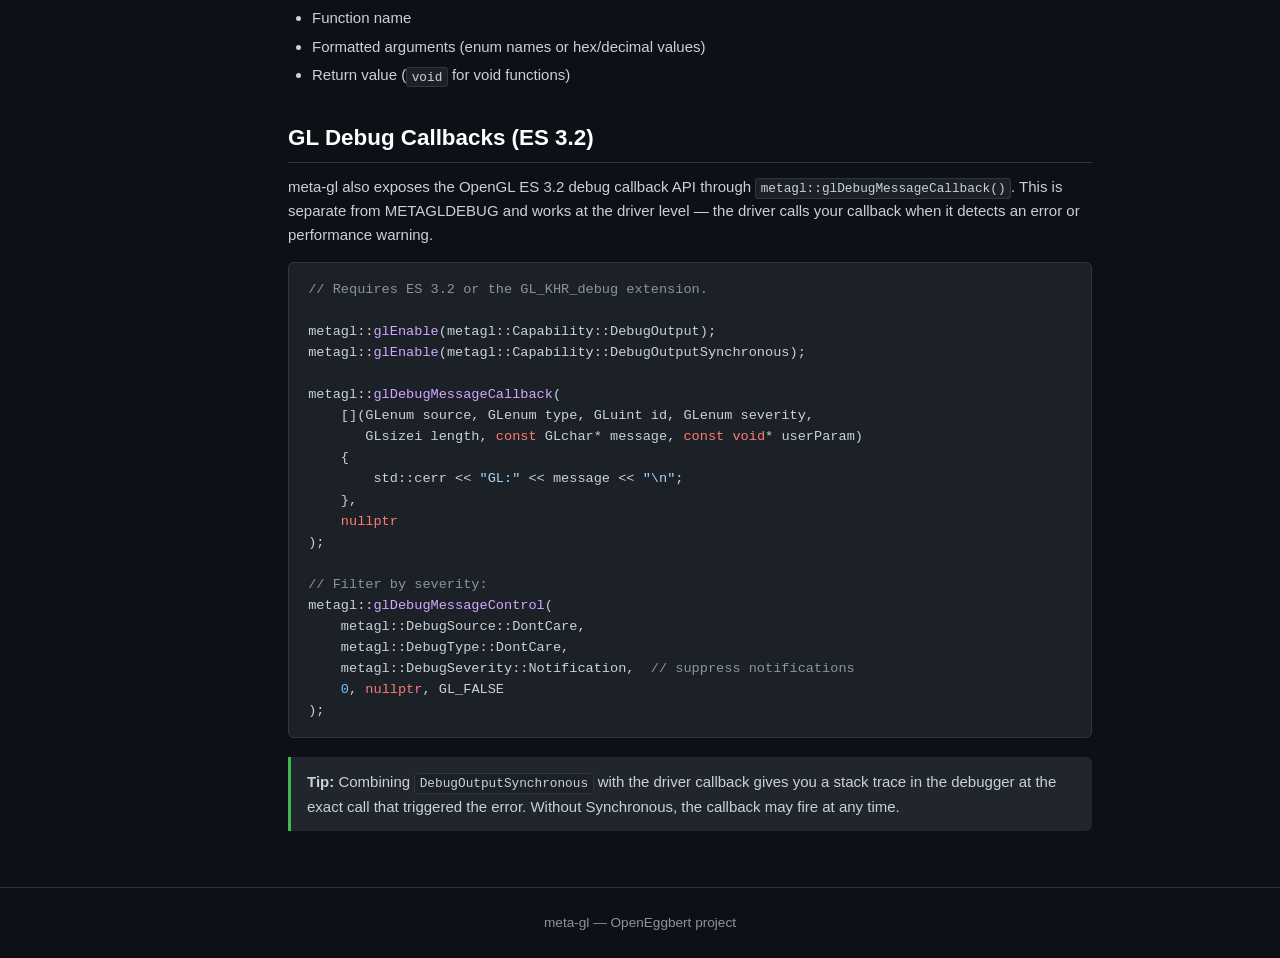
<file: web/debug.html>
<!DOCTYPE html>
<html lang="en">
<head>
<meta charset="UTF-8">
<meta name="viewport" content="width=device-width,initial-scale=1">
<title>Debug Logging — meta-gl</title>
<link rel="stylesheet" href="style.css">
</head>
<body>
<header class="site-header">
  <span class="logo">meta-gl</span>
  <nav>
    <a href="index.html">Home</a>
    <a href="getting-started.html">Getting Started</a>
    <a href="architecture.html">Architecture</a>
    <a href="enums.html">Enums</a>
    <a href="functions.html">Functions</a>
    <a href="types.html">Types</a>
    <a href="context.html">Context</a>
    <a href="context-events.html">Ctx Events</a>
    <a href="capabilities.html">Capabilities</a>
    <a href="debug.html" class="active">Debug</a>
    <a href="examples.html">Examples</a>
    <a href="changelog.html">Changelog</a>
  </nav>
</header>

<div class="layout">
<aside class="sidebar">
  <h3>Sections</h3>
  <ul>
    <li><a href="#overview">Overview</a></li>
    <li><a href="#enabling">Enabling</a></li>
    <li><a href="#output">Sample Output</a></li>
    <li><a href="#internals">How It Works</a></li>
    <li><a href="#cost">Zero-Cost When Disabled</a></li>
    <li><a href="#enumnames">EnumNames Integration</a></li>
    <li><a href="#callrecord">CallRecord Format</a></li>
    <li><a href="#gldebug">GL Debug Callbacks (ES 3.2)</a></li>
  </ul>
</aside>

<main class="content">
<h1>Debug Logging</h1>
<p>
  Declared in <code>include/metagl/Debug.hpp</code>. meta-gl has two separate debug
  mechanisms: the compile-time <code>METAGLDEBUG</code> per-call logger and the
  runtime OpenGL ES 3.2 debug callback API.
</p>

<h2 id="overview">Overview</h2>
<p>
  The METAGLDEBUG logger records every GL call with its function name, typed argument
  values (using generated enum names), and the return value. Records accumulate in a
  ring buffer and are flushed to <code>stderr</code> every 5 seconds.
</p>
<p>
  When <code>METAGLDEBUG</code> is not defined, all logging macros expand to
  <code>do {} while(0)</code> — the optimizer removes them entirely.
</p>

<h2 id="enabling">Enabling METAGLDEBUG</h2>
<p>Two ways to enable the logger:</p>

<h3>Option A — Uncomment in Debug.hpp</h3>
<pre><span class="cm">// In include/metagl/Debug.hpp, change:</span>
<span class="cm">// #define METAGLDEBUG</span>
<span class="cm">// to:</span>
<span class="kw">#define</span> <span class="nm">METAGLDEBUG</span></pre>

<h3>Option B — CMake compiler flag</h3>
<pre>cmake -S . -B build -DCMAKE_CXX_FLAGS="-DMETAGLDEBUG"
cmake --build build</pre>

<div class="callout warn">
  <p><strong>Warning:</strong> METAGLDEBUG has significant runtime overhead — every GL call
  performs string formatting and buffer management. Use only in debug builds.
  Never ship with METAGLDEBUG enabled.</p>
</div>

<h2 id="output">Sample Output</h2>
<p>With METAGLDEBUG enabled, you will see output like this on <code>stderr</code>:</p>
<pre><span class="cm">[metagl debug flush — 5 calls]</span>
  #1  2026-06-13T10:00:01.123  glEnable(Blend)  → void
  #2  2026-06-13T10:00:01.124  glBlendFunc(SrcAlpha, OneMinusSrcAlpha)  → void
  #3  2026-06-13T10:00:01.125  glBindBuffer(Array, 3)  → void
  #4  2026-06-13T10:00:01.126  glBufferData(Array, 72, 0x7ffd12345678, StaticDraw)  → void
  #5  2026-06-13T10:00:01.127  glCreateShader(Vertex)  → 1</pre>
<p>
  Note that enum values are printed as their <strong>named enumerator</strong>
  (e.g., <code>SrcAlpha</code>, <code>Array</code>, <code>StaticDraw</code>),
  not as raw integers. This makes the log human-readable without a GL header lookup.
</p>

<h2 id="internals">How It Works</h2>
<p>
  The debug system has three layers:
</p>
<ol>
  <li><strong>Value formatter</strong> — <code>metagl::debug::to_str(T)</code>:
    a template that formats any value. For enum classes it calls <code>metagl::to_string()</code>
    if available (from EnumNames.hpp), otherwise falls back to the raw integer. Pointers
    print as hex. Null pointers print as <code>"null"</code>.</li>
  <li><strong>Argument formatter</strong> — <code>metagl::debug::fmt_args(args...)</code>:
    a fold-expression that joins all arguments with <code>", "</code>.</li>
  <li><strong>Recorder</strong> — <code>metagl::debug::record(func, retval, params)</code>:
    stores a <code>CallRecord</code> into a ring buffer. Flushes to stderr when 5 seconds
    have passed since the last flush or the buffer is full.</li>
</ol>

<pre><span class="cm">// Simplified internal layout of Debug.hpp:</span>

<span class="kw">namespace</span> metagl::debug {

<span class="kw">template</span>&lt;<span class="ty">typename</span> T&gt;
std::string <span class="fn">to_str</span>(T val) {
    <span class="kw">if constexpr</span> (std::is_enum_v&lt;T&gt;) {
        <span class="kw">if constexpr</span> (<span class="kw">requires</span> { metagl::<span class="fn">to_string</span>(val); }) {
            <span class="kw">auto</span> sv = metagl::<span class="fn">to_string</span>(val);
            <span class="kw">if</span> (sv != <span class="st">"?"</span>) <span class="kw">return</span> std::string(sv);
        }
        <span class="kw">return</span> std::<span class="fn">to_string</span>(static_cast&lt;std::underlying_type_t&lt;T&gt;&gt;(val));
    } <span class="kw">else if constexpr</span> (std::is_pointer_v&lt;T&gt;) {
        <span class="kw">if</span> (!val) <span class="kw">return</span> <span class="st">"null"</span>;
        <span class="cm">// ... hex format</span>
    } <span class="kw">else</span> {
        <span class="kw">return</span> std::<span class="fn">to_string</span>(val);
    }
}

<span class="kw">template</span>&lt;<span class="ty">typename</span>... Args&gt;
std::string <span class="fn">fmt_args</span>(Args&amp;&amp;... args) {
    <span class="cm">// fold expression joining all args with ", "</span>
}

<span class="kw">void</span> <span class="fn">record</span>(std::string_view func, std::string_view retval, std::string params);

} <span class="cm">// namespace metagl::debug</span>

<span class="cm">// Macros used in Functions.cpp:</span>
<span class="kw">#define</span> <span class="nm">METAGL_DEBUG_LOG_VOID</span>(name, ...) \
    metagl::debug::<span class="fn">record_void</span>(name <span class="nm">__VA_OPT__</span>(,) __VA_ARGS__)
<span class="kw">#define</span> <span class="nm">METAGL_DEBUG_LOG</span>(name, _r, ...) \
    metagl::debug::<span class="fn">record_ret</span>(name, _r <span class="nm">__VA_OPT__</span>(,) __VA_ARGS__)</pre>

<h2 id="cost">Zero-Cost When Disabled</h2>
<p>When <code>METAGLDEBUG</code> is not defined:</p>
<pre><span class="kw">#else</span> <span class="cm">// METAGLDEBUG not defined</span>

<span class="kw">#define</span> <span class="nm">METAGL_DEBUG_LOG_VOID</span>(name, ...) <span class="kw">do</span> {} <span class="kw">while</span>(<span class="val">0</span>)
<span class="kw">#define</span> <span class="nm">METAGL_DEBUG_LOG</span>(name, _r, ...)  <span class="kw">do</span> {} <span class="kw">while</span>(<span class="val">0</span>)

<span class="kw">#endif</span></pre>
<p>
  The macros become empty statements. At <code>-O2</code> or higher, the compiler
  eliminates them completely. No string allocation, no function call, no cycle cost.
</p>

<h2 id="enumnames">EnumNames Integration</h2>
<p>
  The <code>to_str()</code> function uses a <code>requires</code> expression to
  detect whether <code>metagl::to_string()</code> is available for a given type:
</p>
<pre><span class="kw">if constexpr</span> (<span class="kw">requires</span> { metagl::<span class="fn">to_string</span>(val); }) {
    <span class="cm">// to_string() available — use the human-readable name</span>
}</pre>
<p>
  This means that even if you add a new enum class to Enums.hpp but forget to add
  it to EnumNames.hpp, the debug logger will still work — it just prints the raw
  integer value instead of the name.
</p>

<h2 id="callrecord">CallRecord Format</h2>
<p>Each logged call has:</p>
<ul>
  <li>Sequential call number since last flush</li>
  <li>ISO timestamp (millisecond precision)</li>
  <li>Function name</li>
  <li>Formatted arguments (enum names or hex/decimal values)</li>
  <li>Return value (<code>void</code> for void functions)</li>
</ul>

<h2 id="gldebug">GL Debug Callbacks (ES 3.2)</h2>
<p>
  meta-gl also exposes the OpenGL ES 3.2 debug callback API through
  <code>metagl::glDebugMessageCallback()</code>. This is separate from METAGLDEBUG
  and works at the driver level — the driver calls your callback when it detects
  an error or performance warning.
</p>
<pre><span class="cm">// Requires ES 3.2 or the GL_KHR_debug extension.</span>

metagl::<span class="fn">glEnable</span>(metagl::Capability::DebugOutput);
metagl::<span class="fn">glEnable</span>(metagl::Capability::DebugOutputSynchronous);

metagl::<span class="fn">glDebugMessageCallback</span>(
    [](GLenum source, GLenum type, GLuint id, GLenum severity,
       GLsizei length, <span class="kw">const</span> GLchar* message, <span class="kw">const</span> <span class="kw">void</span>* userParam)
    {
        std::cerr &lt;&lt; <span class="st">"GL:"</span> &lt;&lt; message &lt;&lt; <span class="st">"\n"</span>;
    },
    <span class="kw">nullptr</span>
);

<span class="cm">// Filter by severity:</span>
metagl::<span class="fn">glDebugMessageControl</span>(
    metagl::DebugSource::DontCare,
    metagl::DebugType::DontCare,
    metagl::DebugSeverity::Notification,  <span class="cm">// suppress notifications</span>
    <span class="val">0</span>, <span class="kw">nullptr</span>, GL_FALSE
);</pre>
<div class="callout ok">
  <p><strong>Tip:</strong> Combining <code>DebugOutputSynchronous</code> with the driver callback
  gives you a stack trace in the debugger at the exact call that triggered the error.
  Without Synchronous, the callback may fire at any time.</p>
</div>

</main>
</div>
<footer>meta-gl — OpenEggbert project</footer>
</body>
</html>
</file>
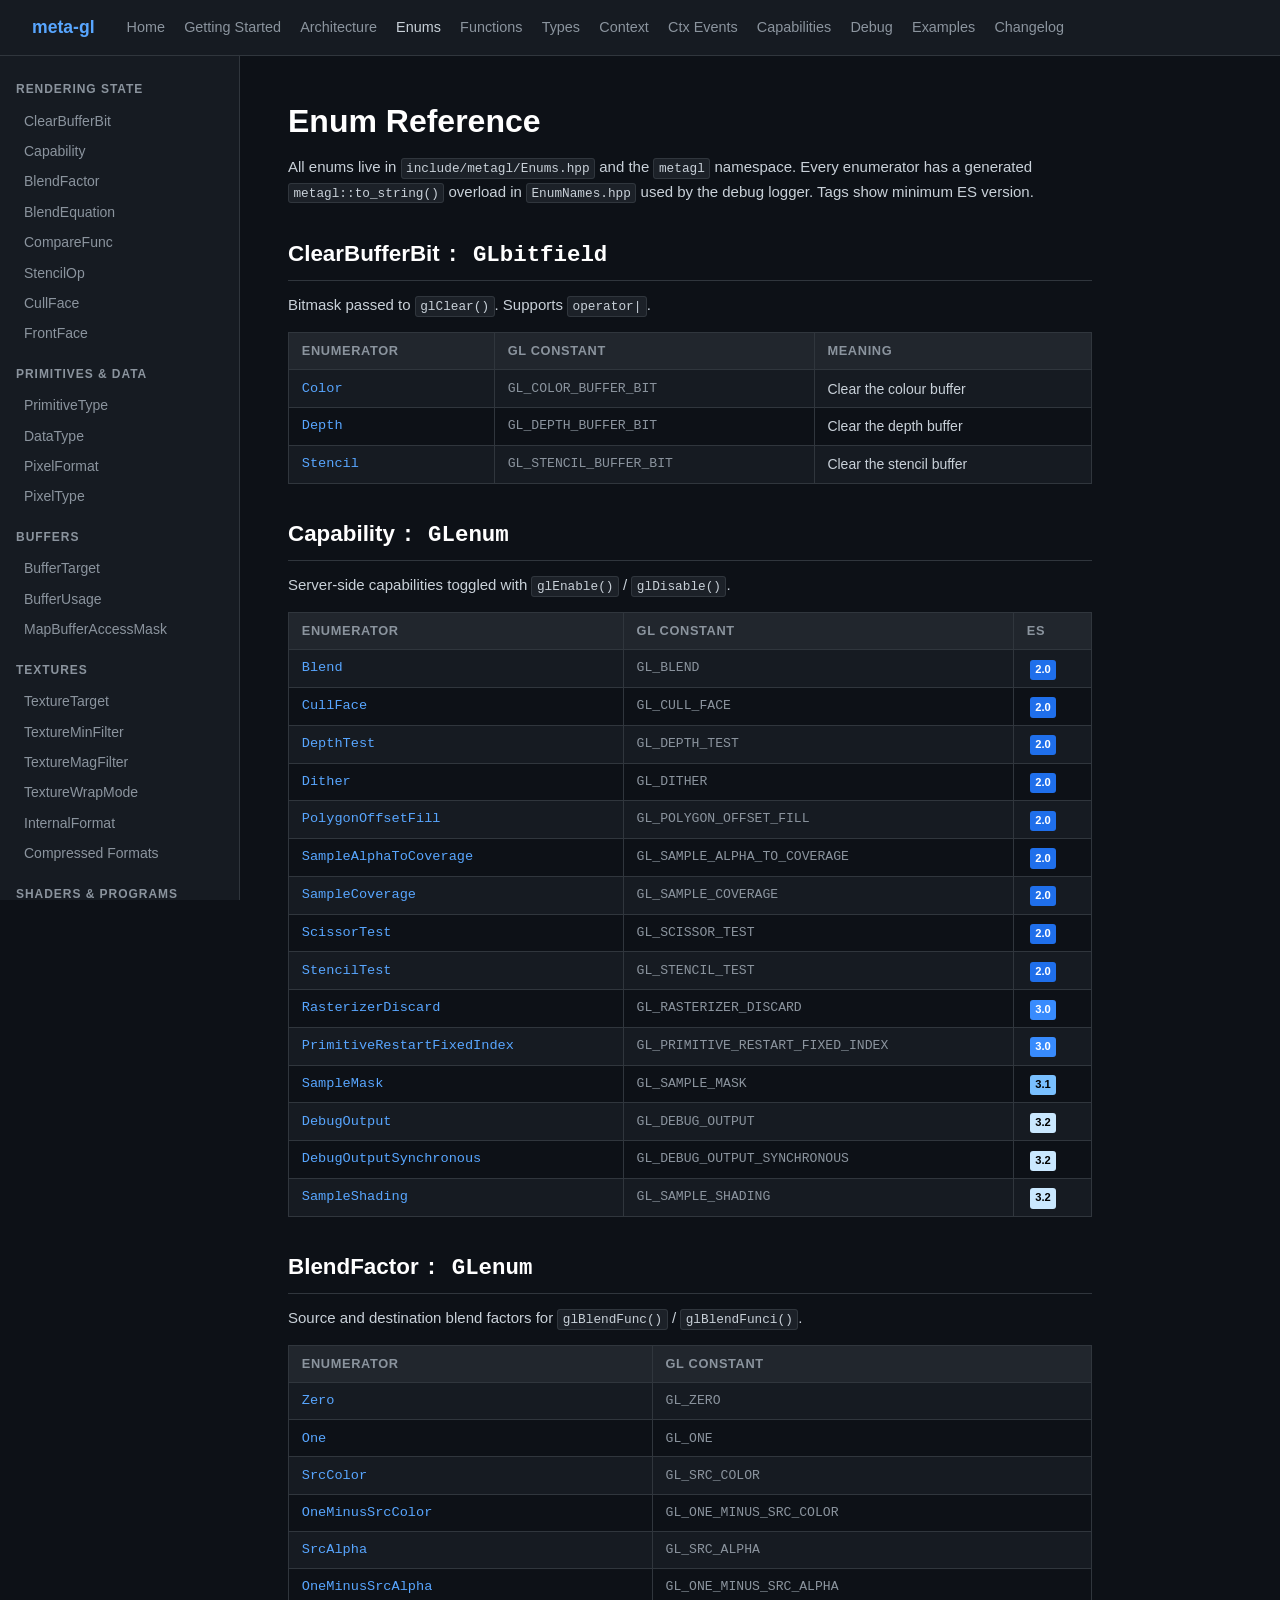
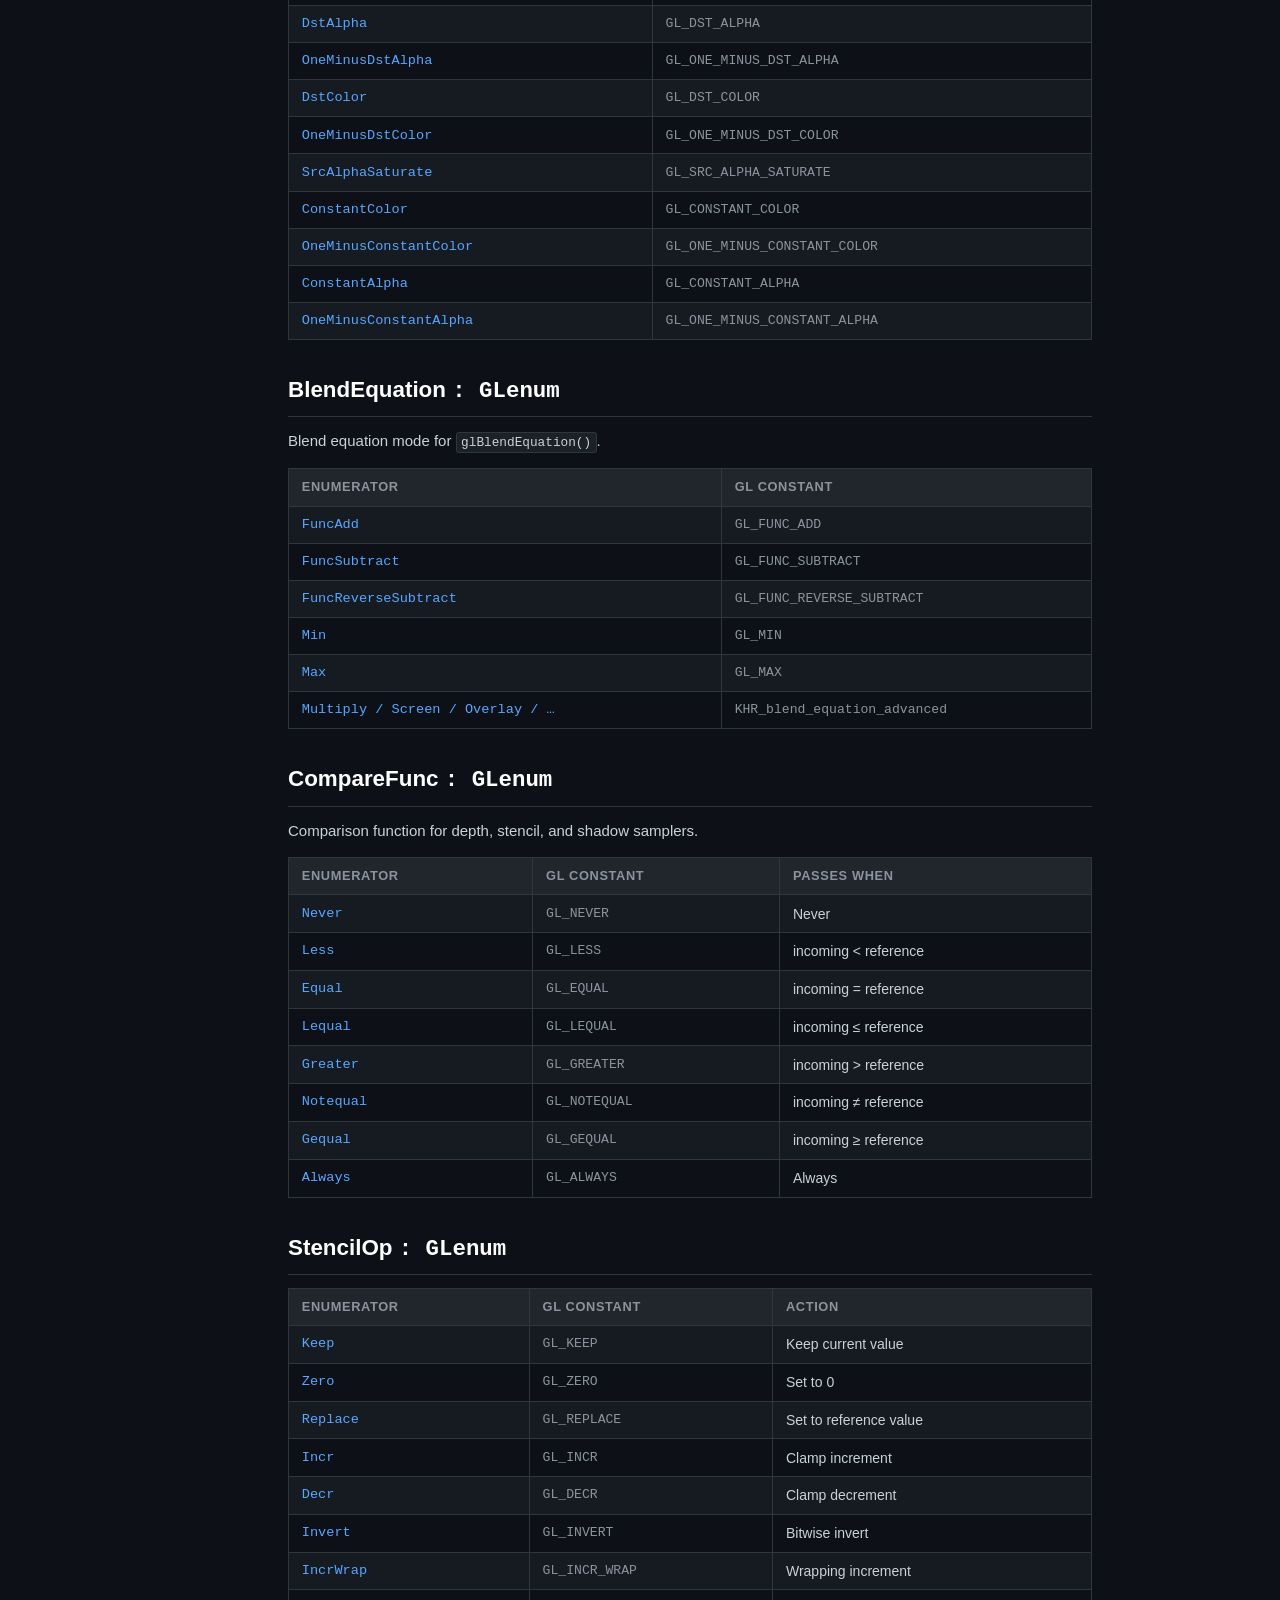
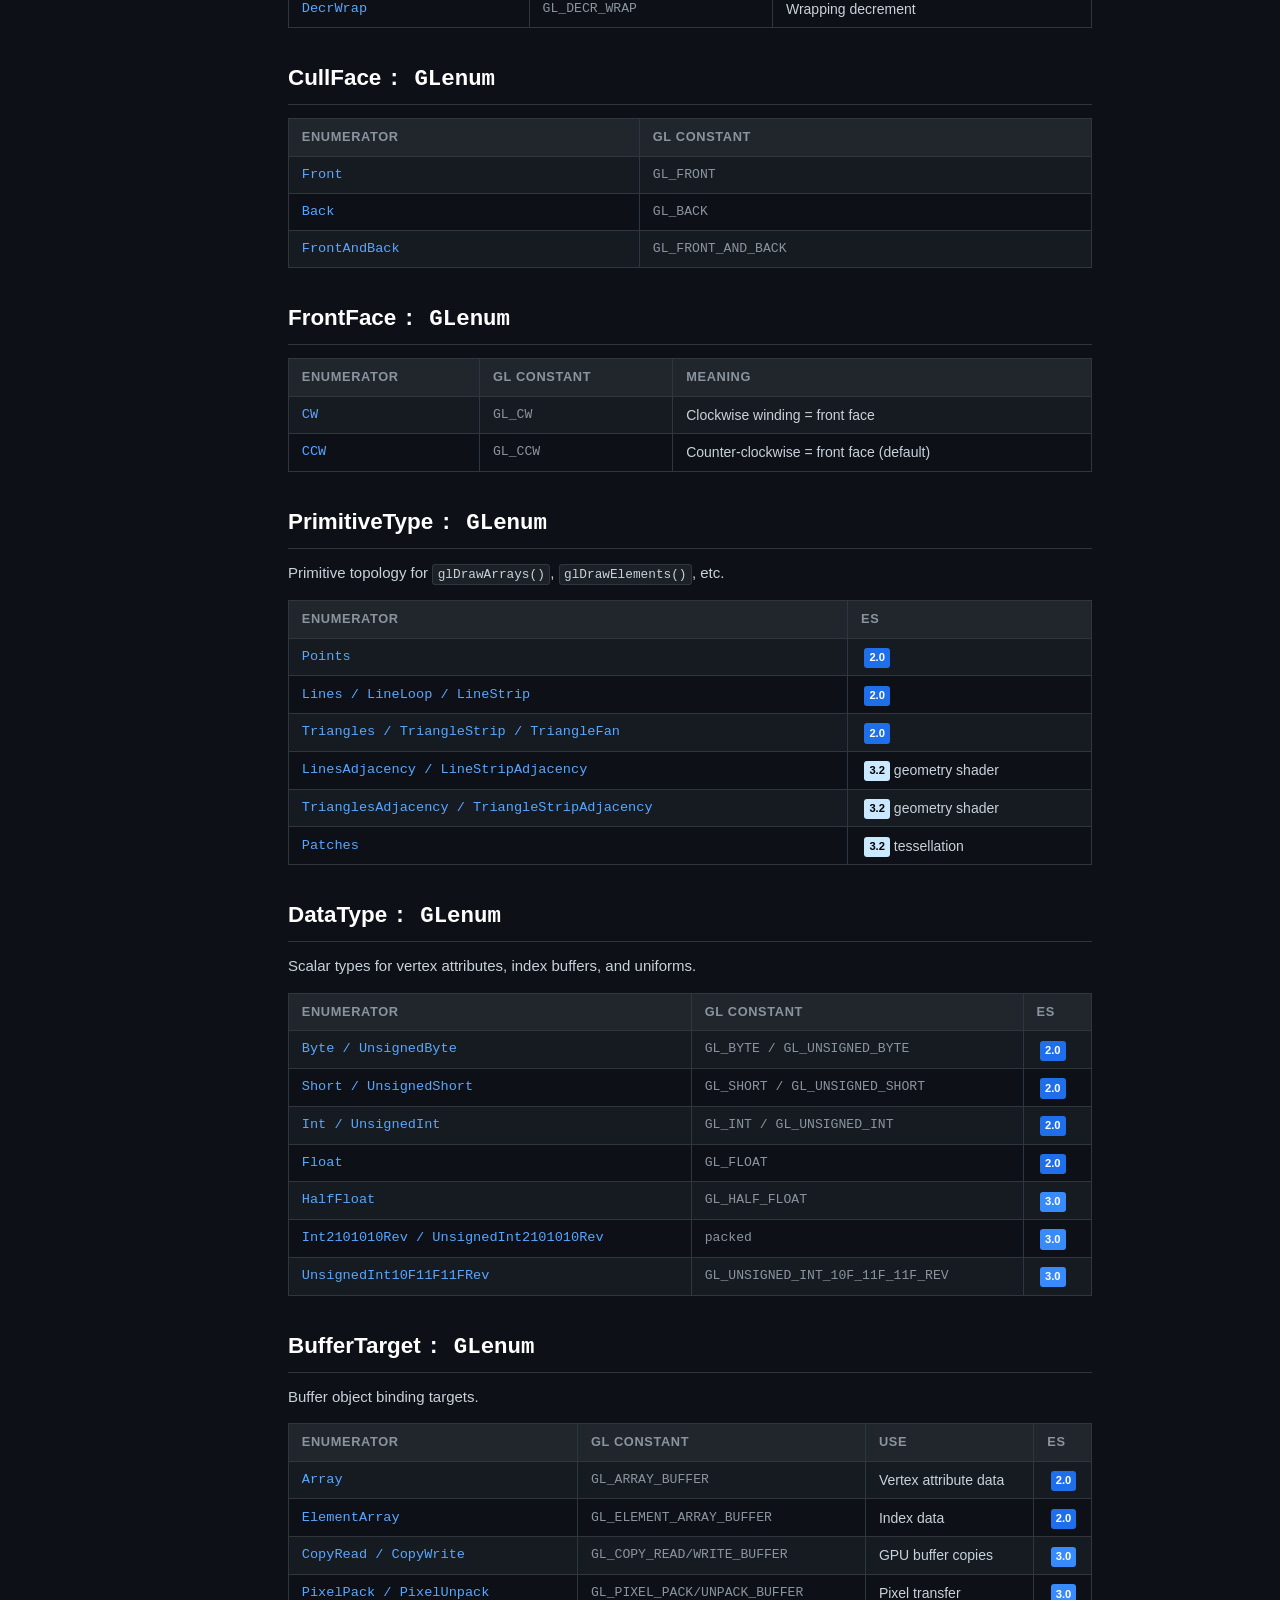
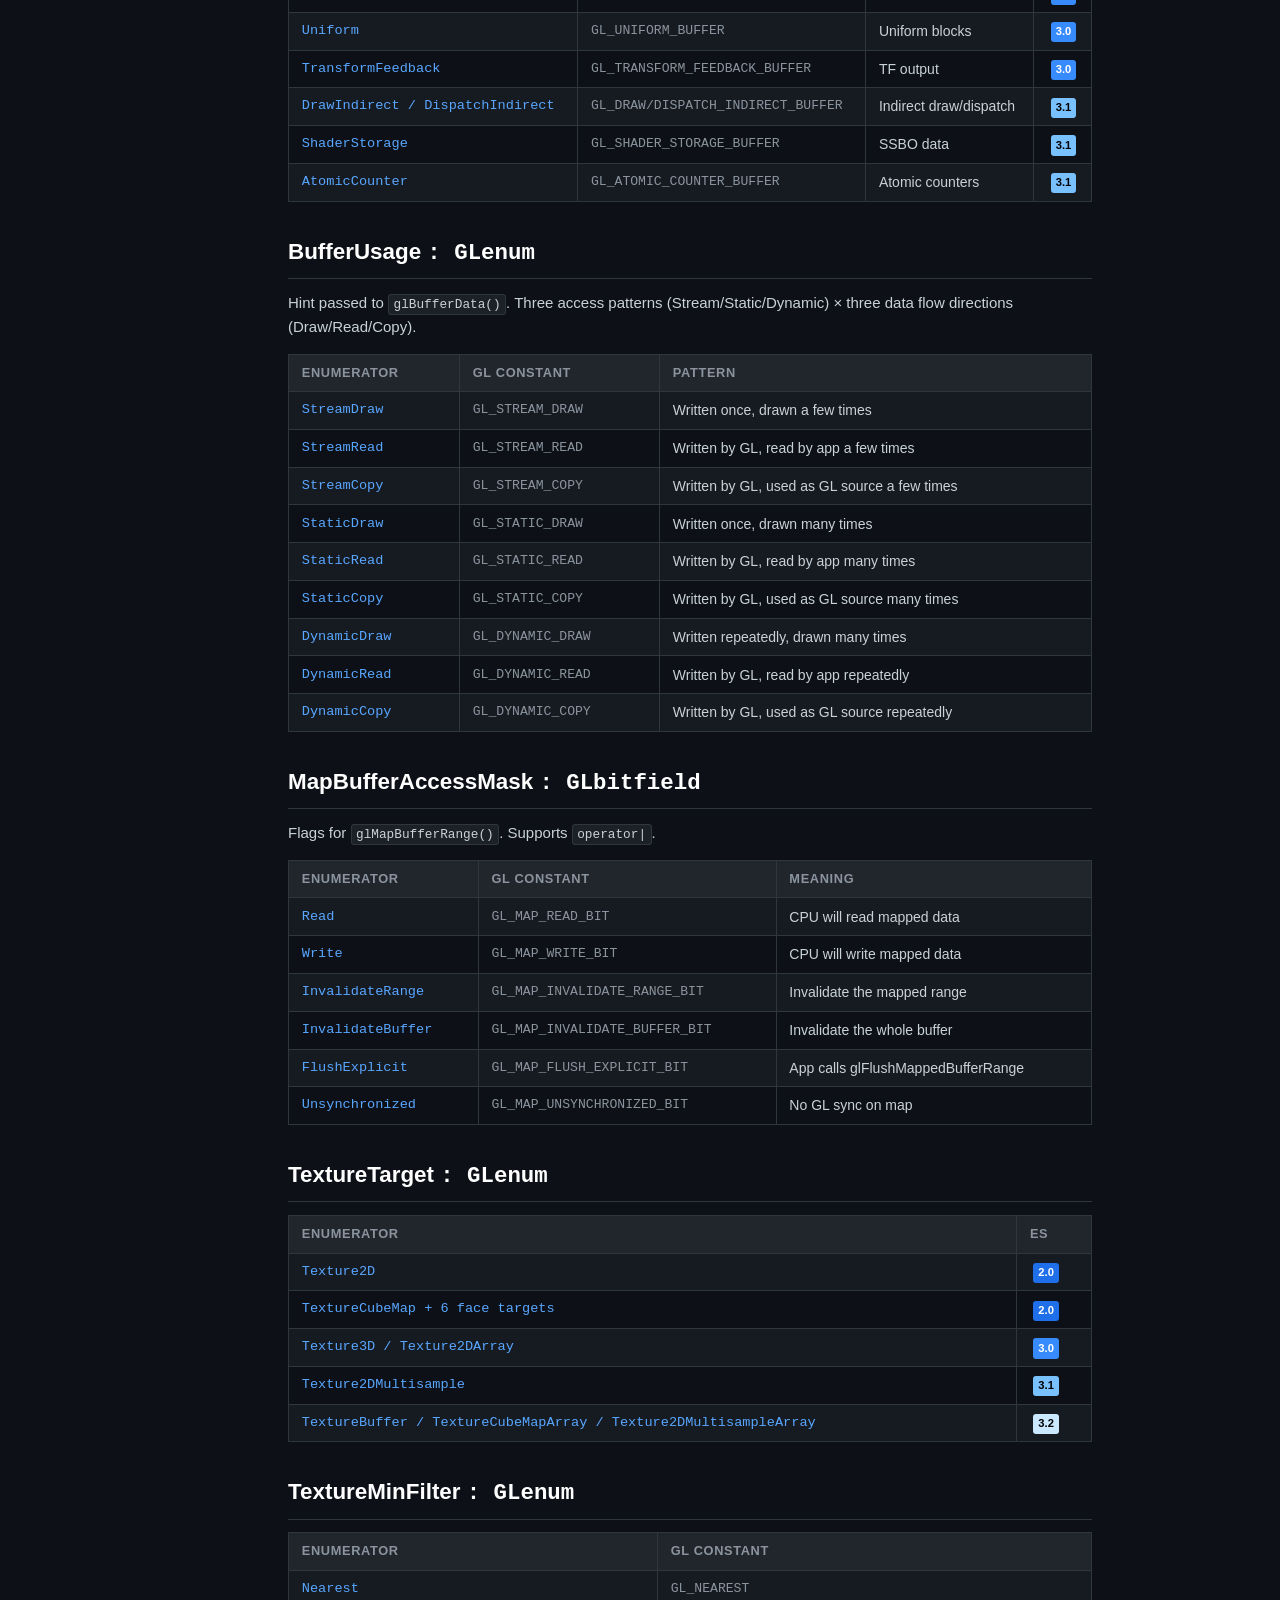
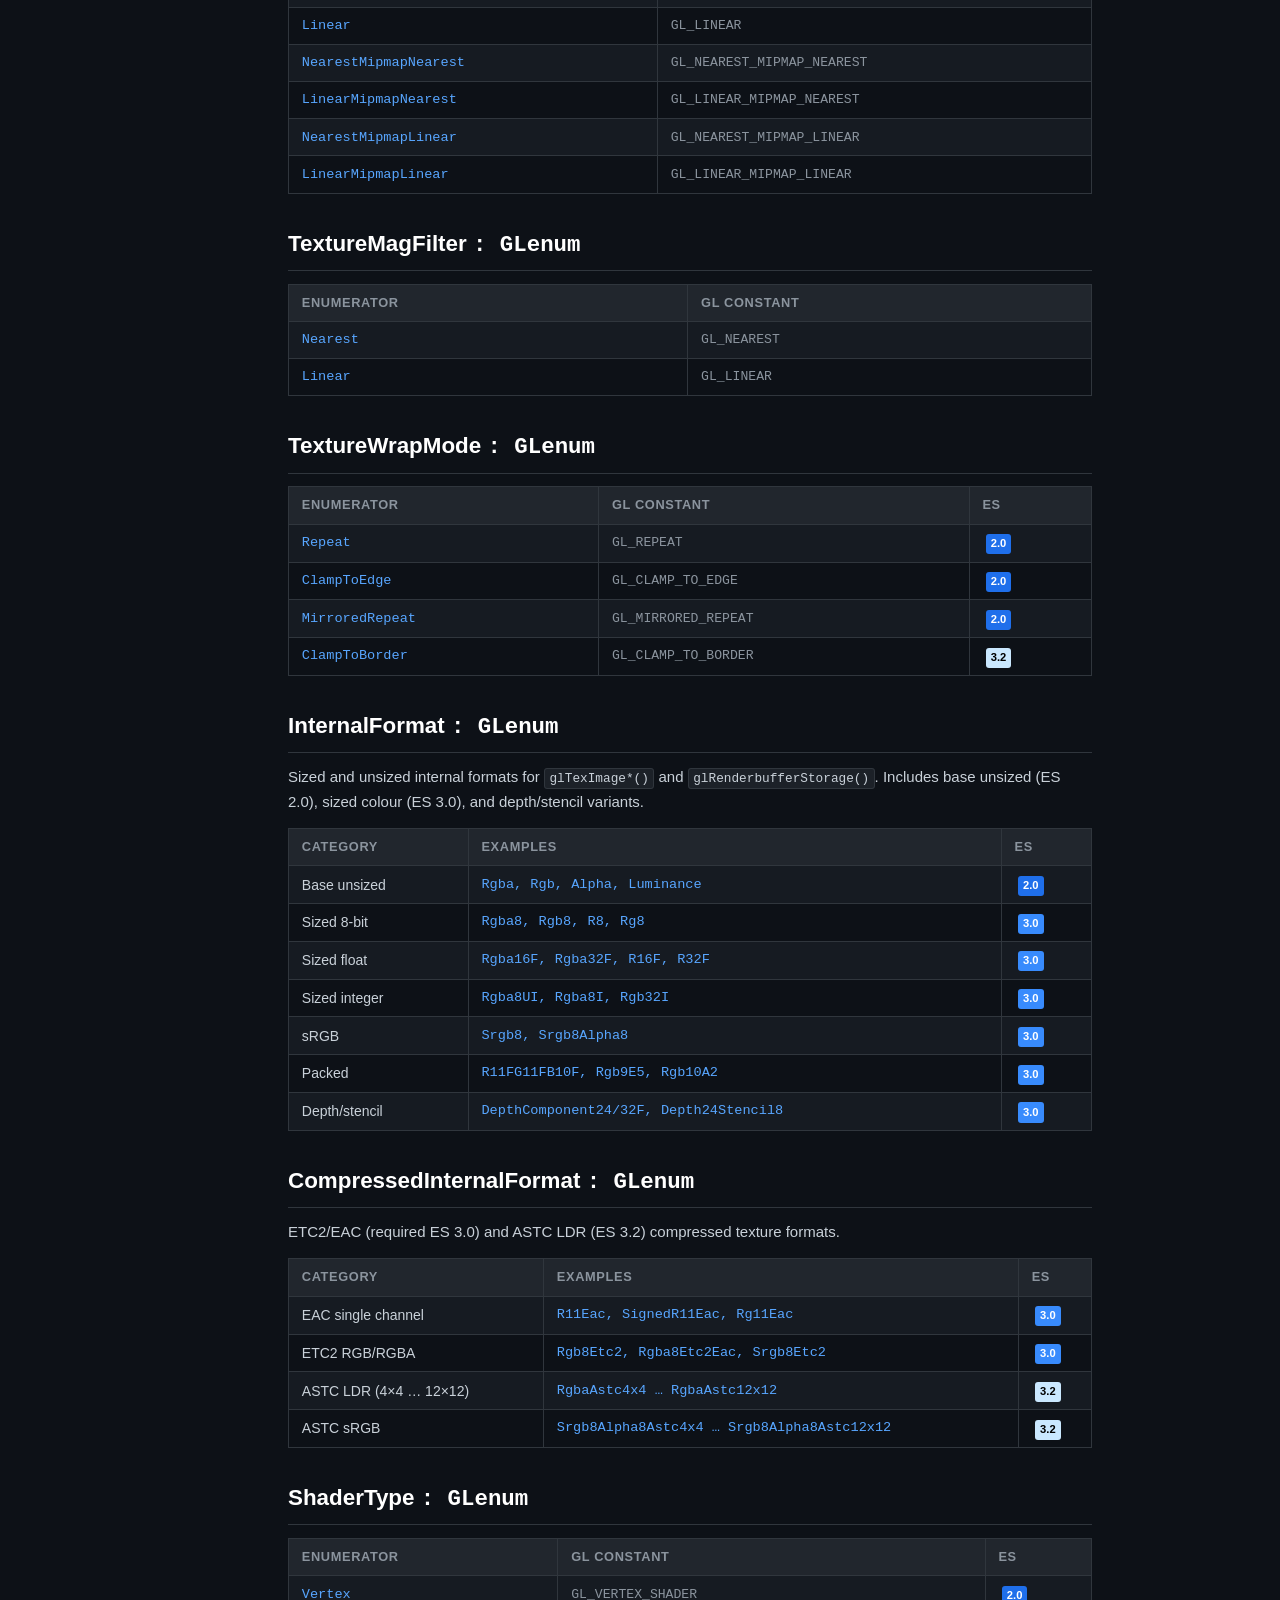
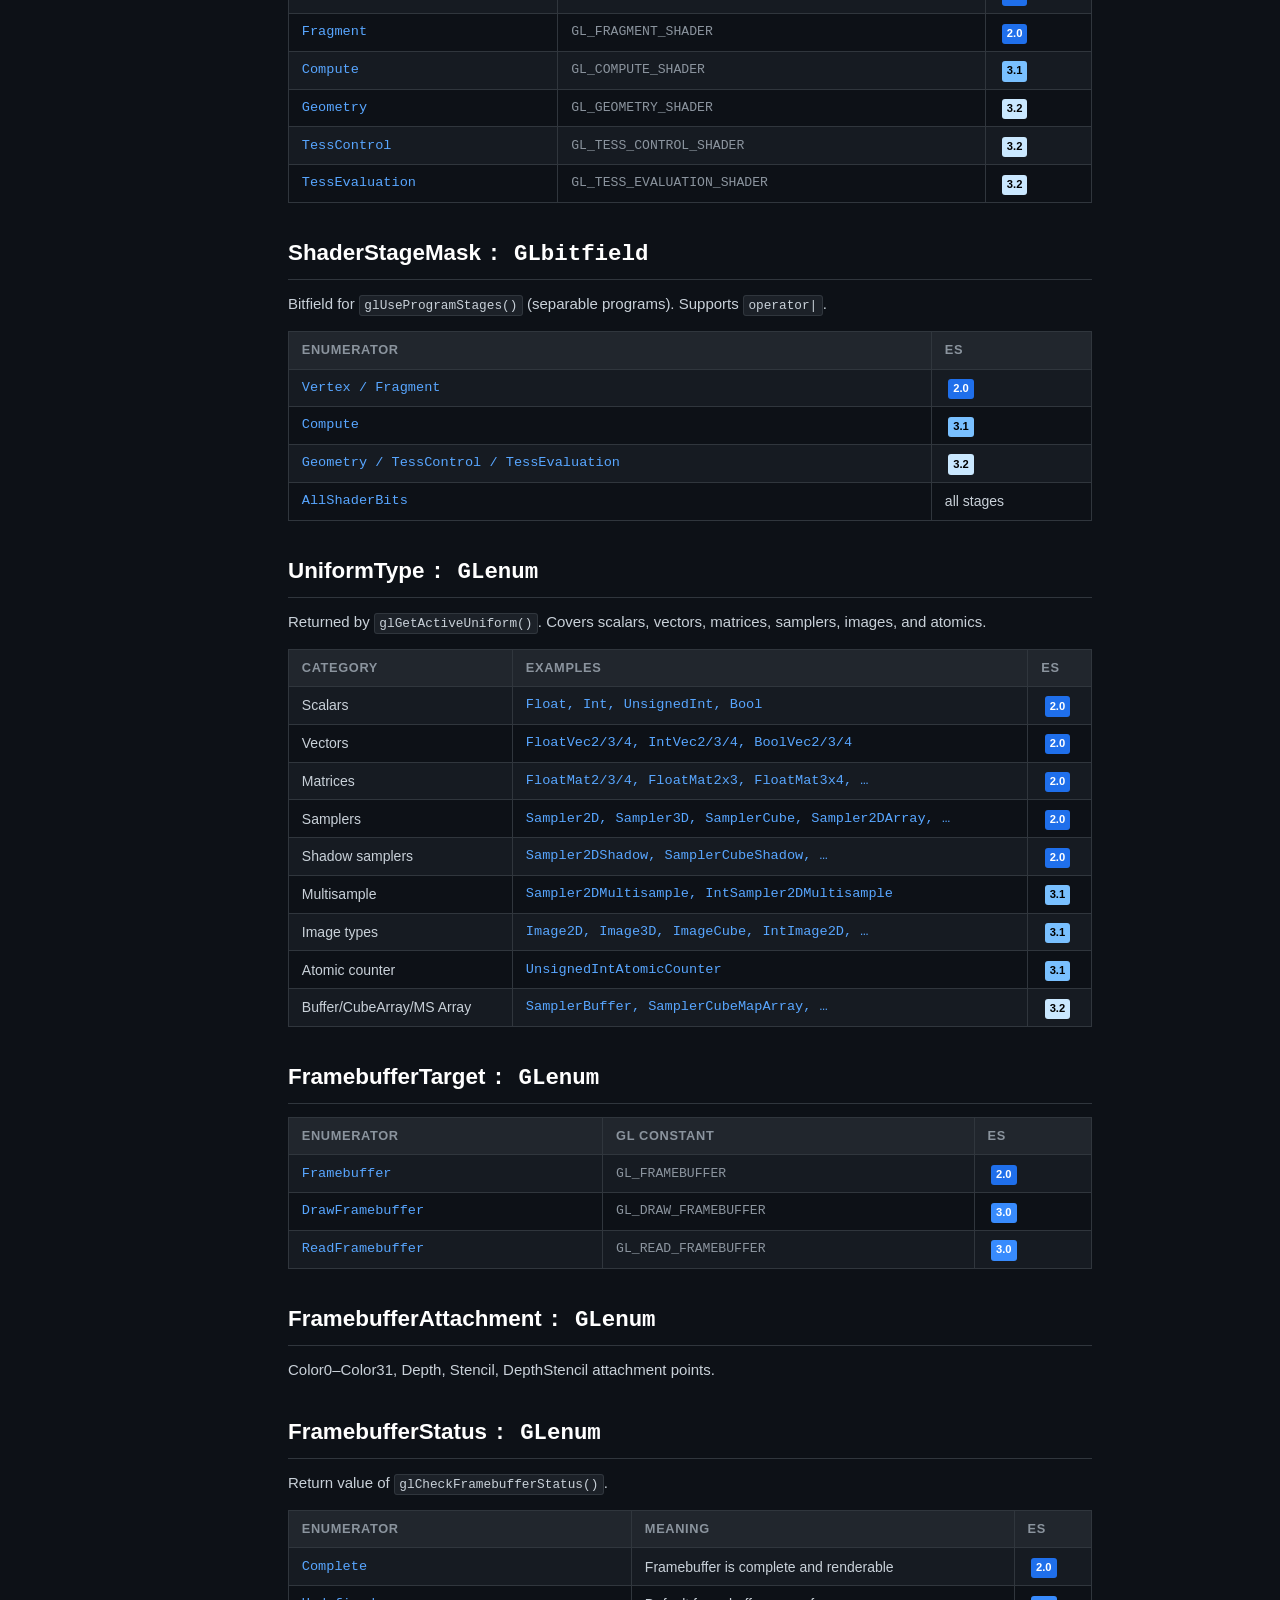
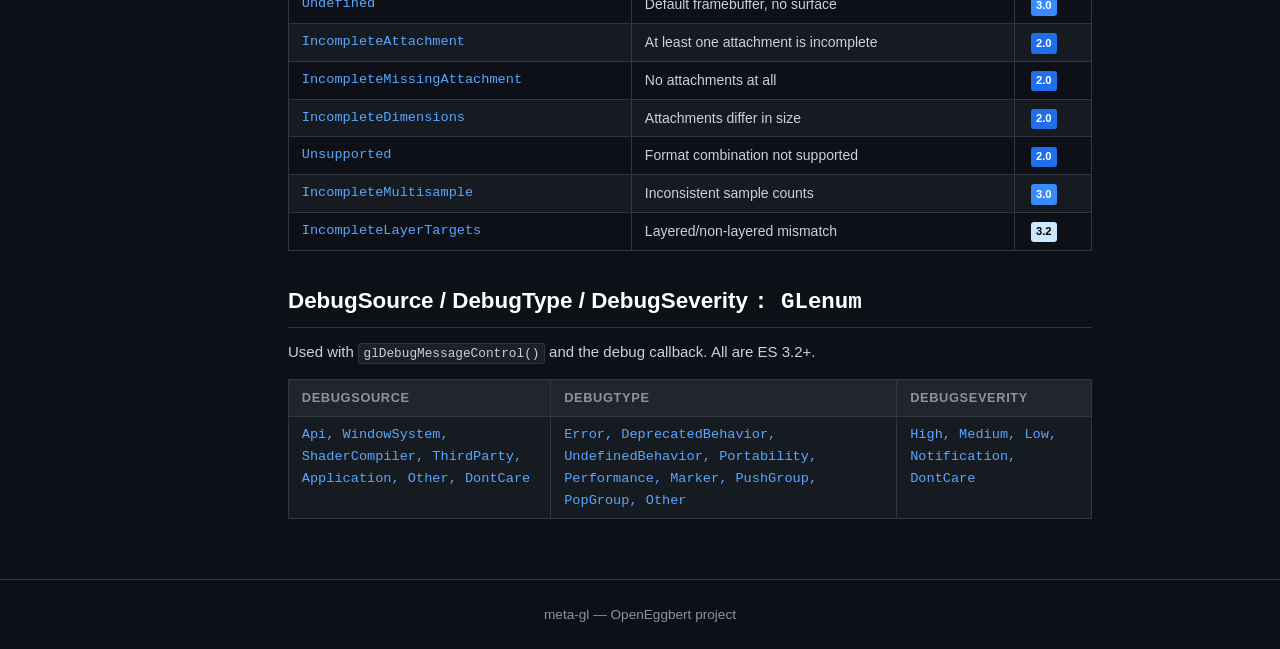
<file: web/enums.html>
<!DOCTYPE html>
<html lang="en">
<head>
<meta charset="UTF-8">
<meta name="viewport" content="width=device-width,initial-scale=1">
<title>Enum Reference — meta-gl</title>
<link rel="stylesheet" href="style.css">
</head>
<body>
<header class="site-header">
  <span class="logo">meta-gl</span>
  <nav>
    <a href="index.html">Home</a>
    <a href="getting-started.html">Getting Started</a>
    <a href="architecture.html">Architecture</a>
    <a href="enums.html" class="active">Enums</a>
    <a href="functions.html">Functions</a>
    <a href="types.html">Types</a>
    <a href="context.html">Context</a>
    <a href="context-events.html">Ctx Events</a>
    <a href="capabilities.html">Capabilities</a>
    <a href="debug.html">Debug</a>
    <a href="examples.html">Examples</a>
    <a href="changelog.html">Changelog</a>
  </nav>
</header>

<div class="layout">
<aside class="sidebar">
  <h3>Rendering State</h3>
  <ul>
    <li><a href="#ClearBufferBit">ClearBufferBit</a></li>
    <li><a href="#Capability">Capability</a></li>
    <li><a href="#BlendFactor">BlendFactor</a></li>
    <li><a href="#BlendEquation">BlendEquation</a></li>
    <li><a href="#CompareFunc">CompareFunc</a></li>
    <li><a href="#StencilOp">StencilOp</a></li>
    <li><a href="#CullFace">CullFace</a></li>
    <li><a href="#FrontFace">FrontFace</a></li>
  </ul>
  <h3>Primitives &amp; Data</h3>
  <ul>
    <li><a href="#PrimitiveType">PrimitiveType</a></li>
    <li><a href="#DataType">DataType</a></li>
    <li><a href="#PixelFormat">PixelFormat</a></li>
    <li><a href="#PixelType">PixelType</a></li>
  </ul>
  <h3>Buffers</h3>
  <ul>
    <li><a href="#BufferTarget">BufferTarget</a></li>
    <li><a href="#BufferUsage">BufferUsage</a></li>
    <li><a href="#MapBufferAccessMask">MapBufferAccessMask</a></li>
  </ul>
  <h3>Textures</h3>
  <ul>
    <li><a href="#TextureTarget">TextureTarget</a></li>
    <li><a href="#TextureMinFilter">TextureMinFilter</a></li>
    <li><a href="#TextureMagFilter">TextureMagFilter</a></li>
    <li><a href="#TextureWrapMode">TextureWrapMode</a></li>
    <li><a href="#InternalFormat">InternalFormat</a></li>
    <li><a href="#CompressedInternalFormat">Compressed Formats</a></li>
  </ul>
  <h3>Shaders &amp; Programs</h3>
  <ul>
    <li><a href="#ShaderType">ShaderType</a></li>
    <li><a href="#ShaderStageMask">ShaderStageMask</a></li>
    <li><a href="#UniformType">UniformType</a></li>
  </ul>
  <h3>Framebuffers</h3>
  <ul>
    <li><a href="#FramebufferTarget">FramebufferTarget</a></li>
    <li><a href="#FramebufferAttachment">FramebufferAttachment</a></li>
    <li><a href="#FramebufferStatus">FramebufferStatus</a></li>
  </ul>
  <h3>Debug</h3>
  <ul>
    <li><a href="#DebugSource">DebugSource</a></li>
    <li><a href="#DebugType">DebugType</a></li>
    <li><a href="#DebugSeverity">DebugSeverity</a></li>
  </ul>
</aside>

<main class="content">
<h1>Enum Reference</h1>
<p>All enums live in <code>include/metagl/Enums.hpp</code> and the <code>metagl</code> namespace.
Every enumerator has a generated <code>metagl::to_string()</code> overload in <code>EnumNames.hpp</code>
used by the debug logger. Tags show minimum ES version.</p>

<!-- ClearBufferBit -->
<h2 id="ClearBufferBit">ClearBufferBit <code>: GLbitfield</code></h2>
<p>Bitmask passed to <code>glClear()</code>. Supports <code>operator|</code>.</p>
<table>
  <tr><th>Enumerator</th><th>GL constant</th><th>Meaning</th></tr>
  <tr><td class="enum-value">Color</td><td class="enum-gl">GL_COLOR_BUFFER_BIT</td><td>Clear the colour buffer</td></tr>
  <tr><td class="enum-value">Depth</td><td class="enum-gl">GL_DEPTH_BUFFER_BIT</td><td>Clear the depth buffer</td></tr>
  <tr><td class="enum-value">Stencil</td><td class="enum-gl">GL_STENCIL_BUFFER_BIT</td><td>Clear the stencil buffer</td></tr>
</table>

<!-- Capability -->
<h2 id="Capability">Capability <code>: GLenum</code></h2>
<p>Server-side capabilities toggled with <code>glEnable()</code> / <code>glDisable()</code>.</p>
<table>
  <tr><th>Enumerator</th><th>GL constant</th><th>ES</th></tr>
  <tr><td class="enum-value">Blend</td><td class="enum-gl">GL_BLEND</td><td><span class="tag tag-es20">2.0</span></td></tr>
  <tr><td class="enum-value">CullFace</td><td class="enum-gl">GL_CULL_FACE</td><td><span class="tag tag-es20">2.0</span></td></tr>
  <tr><td class="enum-value">DepthTest</td><td class="enum-gl">GL_DEPTH_TEST</td><td><span class="tag tag-es20">2.0</span></td></tr>
  <tr><td class="enum-value">Dither</td><td class="enum-gl">GL_DITHER</td><td><span class="tag tag-es20">2.0</span></td></tr>
  <tr><td class="enum-value">PolygonOffsetFill</td><td class="enum-gl">GL_POLYGON_OFFSET_FILL</td><td><span class="tag tag-es20">2.0</span></td></tr>
  <tr><td class="enum-value">SampleAlphaToCoverage</td><td class="enum-gl">GL_SAMPLE_ALPHA_TO_COVERAGE</td><td><span class="tag tag-es20">2.0</span></td></tr>
  <tr><td class="enum-value">SampleCoverage</td><td class="enum-gl">GL_SAMPLE_COVERAGE</td><td><span class="tag tag-es20">2.0</span></td></tr>
  <tr><td class="enum-value">ScissorTest</td><td class="enum-gl">GL_SCISSOR_TEST</td><td><span class="tag tag-es20">2.0</span></td></tr>
  <tr><td class="enum-value">StencilTest</td><td class="enum-gl">GL_STENCIL_TEST</td><td><span class="tag tag-es20">2.0</span></td></tr>
  <tr><td class="enum-value">RasterizerDiscard</td><td class="enum-gl">GL_RASTERIZER_DISCARD</td><td><span class="tag tag-es30">3.0</span></td></tr>
  <tr><td class="enum-value">PrimitiveRestartFixedIndex</td><td class="enum-gl">GL_PRIMITIVE_RESTART_FIXED_INDEX</td><td><span class="tag tag-es30">3.0</span></td></tr>
  <tr><td class="enum-value">SampleMask</td><td class="enum-gl">GL_SAMPLE_MASK</td><td><span class="tag tag-es31">3.1</span></td></tr>
  <tr><td class="enum-value">DebugOutput</td><td class="enum-gl">GL_DEBUG_OUTPUT</td><td><span class="tag tag-es32">3.2</span></td></tr>
  <tr><td class="enum-value">DebugOutputSynchronous</td><td class="enum-gl">GL_DEBUG_OUTPUT_SYNCHRONOUS</td><td><span class="tag tag-es32">3.2</span></td></tr>
  <tr><td class="enum-value">SampleShading</td><td class="enum-gl">GL_SAMPLE_SHADING</td><td><span class="tag tag-es32">3.2</span></td></tr>
</table>

<!-- BlendFactor -->
<h2 id="BlendFactor">BlendFactor <code>: GLenum</code></h2>
<p>Source and destination blend factors for <code>glBlendFunc()</code> / <code>glBlendFunci()</code>.</p>
<table>
  <tr><th>Enumerator</th><th>GL constant</th></tr>
  <tr><td class="enum-value">Zero</td><td class="enum-gl">GL_ZERO</td></tr>
  <tr><td class="enum-value">One</td><td class="enum-gl">GL_ONE</td></tr>
  <tr><td class="enum-value">SrcColor</td><td class="enum-gl">GL_SRC_COLOR</td></tr>
  <tr><td class="enum-value">OneMinusSrcColor</td><td class="enum-gl">GL_ONE_MINUS_SRC_COLOR</td></tr>
  <tr><td class="enum-value">SrcAlpha</td><td class="enum-gl">GL_SRC_ALPHA</td></tr>
  <tr><td class="enum-value">OneMinusSrcAlpha</td><td class="enum-gl">GL_ONE_MINUS_SRC_ALPHA</td></tr>
  <tr><td class="enum-value">DstAlpha</td><td class="enum-gl">GL_DST_ALPHA</td></tr>
  <tr><td class="enum-value">OneMinusDstAlpha</td><td class="enum-gl">GL_ONE_MINUS_DST_ALPHA</td></tr>
  <tr><td class="enum-value">DstColor</td><td class="enum-gl">GL_DST_COLOR</td></tr>
  <tr><td class="enum-value">OneMinusDstColor</td><td class="enum-gl">GL_ONE_MINUS_DST_COLOR</td></tr>
  <tr><td class="enum-value">SrcAlphaSaturate</td><td class="enum-gl">GL_SRC_ALPHA_SATURATE</td></tr>
  <tr><td class="enum-value">ConstantColor</td><td class="enum-gl">GL_CONSTANT_COLOR</td></tr>
  <tr><td class="enum-value">OneMinusConstantColor</td><td class="enum-gl">GL_ONE_MINUS_CONSTANT_COLOR</td></tr>
  <tr><td class="enum-value">ConstantAlpha</td><td class="enum-gl">GL_CONSTANT_ALPHA</td></tr>
  <tr><td class="enum-value">OneMinusConstantAlpha</td><td class="enum-gl">GL_ONE_MINUS_CONSTANT_ALPHA</td></tr>
</table>

<!-- BlendEquation -->
<h2 id="BlendEquation">BlendEquation <code>: GLenum</code></h2>
<p>Blend equation mode for <code>glBlendEquation()</code>.</p>
<table>
  <tr><th>Enumerator</th><th>GL constant</th></tr>
  <tr><td class="enum-value">FuncAdd</td><td class="enum-gl">GL_FUNC_ADD</td></tr>
  <tr><td class="enum-value">FuncSubtract</td><td class="enum-gl">GL_FUNC_SUBTRACT</td></tr>
  <tr><td class="enum-value">FuncReverseSubtract</td><td class="enum-gl">GL_FUNC_REVERSE_SUBTRACT</td></tr>
  <tr><td class="enum-value">Min</td><td class="enum-gl">GL_MIN</td></tr>
  <tr><td class="enum-value">Max</td><td class="enum-gl">GL_MAX</td></tr>
  <tr><td class="enum-value">Multiply / Screen / Overlay / …</td><td class="enum-gl">KHR_blend_equation_advanced</td></tr>
</table>

<!-- CompareFunc -->
<h2 id="CompareFunc">CompareFunc <code>: GLenum</code></h2>
<p>Comparison function for depth, stencil, and shadow samplers.</p>
<table>
  <tr><th>Enumerator</th><th>GL constant</th><th>Passes when</th></tr>
  <tr><td class="enum-value">Never</td><td class="enum-gl">GL_NEVER</td><td>Never</td></tr>
  <tr><td class="enum-value">Less</td><td class="enum-gl">GL_LESS</td><td>incoming &lt; reference</td></tr>
  <tr><td class="enum-value">Equal</td><td class="enum-gl">GL_EQUAL</td><td>incoming = reference</td></tr>
  <tr><td class="enum-value">Lequal</td><td class="enum-gl">GL_LEQUAL</td><td>incoming ≤ reference</td></tr>
  <tr><td class="enum-value">Greater</td><td class="enum-gl">GL_GREATER</td><td>incoming &gt; reference</td></tr>
  <tr><td class="enum-value">Notequal</td><td class="enum-gl">GL_NOTEQUAL</td><td>incoming ≠ reference</td></tr>
  <tr><td class="enum-value">Gequal</td><td class="enum-gl">GL_GEQUAL</td><td>incoming ≥ reference</td></tr>
  <tr><td class="enum-value">Always</td><td class="enum-gl">GL_ALWAYS</td><td>Always</td></tr>
</table>

<!-- StencilOp -->
<h2 id="StencilOp">StencilOp <code>: GLenum</code></h2>
<table>
  <tr><th>Enumerator</th><th>GL constant</th><th>Action</th></tr>
  <tr><td class="enum-value">Keep</td><td class="enum-gl">GL_KEEP</td><td>Keep current value</td></tr>
  <tr><td class="enum-value">Zero</td><td class="enum-gl">GL_ZERO</td><td>Set to 0</td></tr>
  <tr><td class="enum-value">Replace</td><td class="enum-gl">GL_REPLACE</td><td>Set to reference value</td></tr>
  <tr><td class="enum-value">Incr</td><td class="enum-gl">GL_INCR</td><td>Clamp increment</td></tr>
  <tr><td class="enum-value">Decr</td><td class="enum-gl">GL_DECR</td><td>Clamp decrement</td></tr>
  <tr><td class="enum-value">Invert</td><td class="enum-gl">GL_INVERT</td><td>Bitwise invert</td></tr>
  <tr><td class="enum-value">IncrWrap</td><td class="enum-gl">GL_INCR_WRAP</td><td>Wrapping increment</td></tr>
  <tr><td class="enum-value">DecrWrap</td><td class="enum-gl">GL_DECR_WRAP</td><td>Wrapping decrement</td></tr>
</table>

<!-- CullFace -->
<h2 id="CullFace">CullFace <code>: GLenum</code></h2>
<table>
  <tr><th>Enumerator</th><th>GL constant</th></tr>
  <tr><td class="enum-value">Front</td><td class="enum-gl">GL_FRONT</td></tr>
  <tr><td class="enum-value">Back</td><td class="enum-gl">GL_BACK</td></tr>
  <tr><td class="enum-value">FrontAndBack</td><td class="enum-gl">GL_FRONT_AND_BACK</td></tr>
</table>

<!-- FrontFace -->
<h2 id="FrontFace">FrontFace <code>: GLenum</code></h2>
<table>
  <tr><th>Enumerator</th><th>GL constant</th><th>Meaning</th></tr>
  <tr><td class="enum-value">CW</td><td class="enum-gl">GL_CW</td><td>Clockwise winding = front face</td></tr>
  <tr><td class="enum-value">CCW</td><td class="enum-gl">GL_CCW</td><td>Counter-clockwise = front face (default)</td></tr>
</table>

<!-- PrimitiveType -->
<h2 id="PrimitiveType">PrimitiveType <code>: GLenum</code></h2>
<p>Primitive topology for <code>glDrawArrays()</code>, <code>glDrawElements()</code>, etc.</p>
<table>
  <tr><th>Enumerator</th><th>ES</th></tr>
  <tr><td class="enum-value">Points</td><td><span class="tag tag-es20">2.0</span></td></tr>
  <tr><td class="enum-value">Lines / LineLoop / LineStrip</td><td><span class="tag tag-es20">2.0</span></td></tr>
  <tr><td class="enum-value">Triangles / TriangleStrip / TriangleFan</td><td><span class="tag tag-es20">2.0</span></td></tr>
  <tr><td class="enum-value">LinesAdjacency / LineStripAdjacency</td><td><span class="tag tag-es32">3.2</span> geometry shader</td></tr>
  <tr><td class="enum-value">TrianglesAdjacency / TriangleStripAdjacency</td><td><span class="tag tag-es32">3.2</span> geometry shader</td></tr>
  <tr><td class="enum-value">Patches</td><td><span class="tag tag-es32">3.2</span> tessellation</td></tr>
</table>

<!-- DataType -->
<h2 id="DataType">DataType <code>: GLenum</code></h2>
<p>Scalar types for vertex attributes, index buffers, and uniforms.</p>
<table>
  <tr><th>Enumerator</th><th>GL constant</th><th>ES</th></tr>
  <tr><td class="enum-value">Byte / UnsignedByte</td><td class="enum-gl">GL_BYTE / GL_UNSIGNED_BYTE</td><td><span class="tag tag-es20">2.0</span></td></tr>
  <tr><td class="enum-value">Short / UnsignedShort</td><td class="enum-gl">GL_SHORT / GL_UNSIGNED_SHORT</td><td><span class="tag tag-es20">2.0</span></td></tr>
  <tr><td class="enum-value">Int / UnsignedInt</td><td class="enum-gl">GL_INT / GL_UNSIGNED_INT</td><td><span class="tag tag-es20">2.0</span></td></tr>
  <tr><td class="enum-value">Float</td><td class="enum-gl">GL_FLOAT</td><td><span class="tag tag-es20">2.0</span></td></tr>
  <tr><td class="enum-value">HalfFloat</td><td class="enum-gl">GL_HALF_FLOAT</td><td><span class="tag tag-es30">3.0</span></td></tr>
  <tr><td class="enum-value">Int2101010Rev / UnsignedInt2101010Rev</td><td class="enum-gl">packed</td><td><span class="tag tag-es30">3.0</span></td></tr>
  <tr><td class="enum-value">UnsignedInt10F11F11FRev</td><td class="enum-gl">GL_UNSIGNED_INT_10F_11F_11F_REV</td><td><span class="tag tag-es30">3.0</span></td></tr>
</table>

<!-- BufferTarget -->
<h2 id="BufferTarget">BufferTarget <code>: GLenum</code></h2>
<p>Buffer object binding targets.</p>
<table>
  <tr><th>Enumerator</th><th>GL constant</th><th>Use</th><th>ES</th></tr>
  <tr><td class="enum-value">Array</td><td class="enum-gl">GL_ARRAY_BUFFER</td><td>Vertex attribute data</td><td><span class="tag tag-es20">2.0</span></td></tr>
  <tr><td class="enum-value">ElementArray</td><td class="enum-gl">GL_ELEMENT_ARRAY_BUFFER</td><td>Index data</td><td><span class="tag tag-es20">2.0</span></td></tr>
  <tr><td class="enum-value">CopyRead / CopyWrite</td><td class="enum-gl">GL_COPY_READ/WRITE_BUFFER</td><td>GPU buffer copies</td><td><span class="tag tag-es30">3.0</span></td></tr>
  <tr><td class="enum-value">PixelPack / PixelUnpack</td><td class="enum-gl">GL_PIXEL_PACK/UNPACK_BUFFER</td><td>Pixel transfer</td><td><span class="tag tag-es30">3.0</span></td></tr>
  <tr><td class="enum-value">Uniform</td><td class="enum-gl">GL_UNIFORM_BUFFER</td><td>Uniform blocks</td><td><span class="tag tag-es30">3.0</span></td></tr>
  <tr><td class="enum-value">TransformFeedback</td><td class="enum-gl">GL_TRANSFORM_FEEDBACK_BUFFER</td><td>TF output</td><td><span class="tag tag-es30">3.0</span></td></tr>
  <tr><td class="enum-value">DrawIndirect / DispatchIndirect</td><td class="enum-gl">GL_DRAW/DISPATCH_INDIRECT_BUFFER</td><td>Indirect draw/dispatch</td><td><span class="tag tag-es31">3.1</span></td></tr>
  <tr><td class="enum-value">ShaderStorage</td><td class="enum-gl">GL_SHADER_STORAGE_BUFFER</td><td>SSBO data</td><td><span class="tag tag-es31">3.1</span></td></tr>
  <tr><td class="enum-value">AtomicCounter</td><td class="enum-gl">GL_ATOMIC_COUNTER_BUFFER</td><td>Atomic counters</td><td><span class="tag tag-es31">3.1</span></td></tr>
</table>

<!-- BufferUsage -->
<h2 id="BufferUsage">BufferUsage <code>: GLenum</code></h2>
<p>Hint passed to <code>glBufferData()</code>. Three access patterns (Stream/Static/Dynamic) × three data flow directions (Draw/Read/Copy).</p>
<table>
  <tr><th>Enumerator</th><th>GL constant</th><th>Pattern</th></tr>
  <tr><td class="enum-value">StreamDraw</td><td class="enum-gl">GL_STREAM_DRAW</td><td>Written once, drawn a few times</td></tr>
  <tr><td class="enum-value">StreamRead</td><td class="enum-gl">GL_STREAM_READ</td><td>Written by GL, read by app a few times</td></tr>
  <tr><td class="enum-value">StreamCopy</td><td class="enum-gl">GL_STREAM_COPY</td><td>Written by GL, used as GL source a few times</td></tr>
  <tr><td class="enum-value">StaticDraw</td><td class="enum-gl">GL_STATIC_DRAW</td><td>Written once, drawn many times</td></tr>
  <tr><td class="enum-value">StaticRead</td><td class="enum-gl">GL_STATIC_READ</td><td>Written by GL, read by app many times</td></tr>
  <tr><td class="enum-value">StaticCopy</td><td class="enum-gl">GL_STATIC_COPY</td><td>Written by GL, used as GL source many times</td></tr>
  <tr><td class="enum-value">DynamicDraw</td><td class="enum-gl">GL_DYNAMIC_DRAW</td><td>Written repeatedly, drawn many times</td></tr>
  <tr><td class="enum-value">DynamicRead</td><td class="enum-gl">GL_DYNAMIC_READ</td><td>Written by GL, read by app repeatedly</td></tr>
  <tr><td class="enum-value">DynamicCopy</td><td class="enum-gl">GL_DYNAMIC_COPY</td><td>Written by GL, used as GL source repeatedly</td></tr>
</table>

<!-- MapBufferAccessMask -->
<h2 id="MapBufferAccessMask">MapBufferAccessMask <code>: GLbitfield</code></h2>
<p>Flags for <code>glMapBufferRange()</code>. Supports <code>operator|</code>.</p>
<table>
  <tr><th>Enumerator</th><th>GL constant</th><th>Meaning</th></tr>
  <tr><td class="enum-value">Read</td><td class="enum-gl">GL_MAP_READ_BIT</td><td>CPU will read mapped data</td></tr>
  <tr><td class="enum-value">Write</td><td class="enum-gl">GL_MAP_WRITE_BIT</td><td>CPU will write mapped data</td></tr>
  <tr><td class="enum-value">InvalidateRange</td><td class="enum-gl">GL_MAP_INVALIDATE_RANGE_BIT</td><td>Invalidate the mapped range</td></tr>
  <tr><td class="enum-value">InvalidateBuffer</td><td class="enum-gl">GL_MAP_INVALIDATE_BUFFER_BIT</td><td>Invalidate the whole buffer</td></tr>
  <tr><td class="enum-value">FlushExplicit</td><td class="enum-gl">GL_MAP_FLUSH_EXPLICIT_BIT</td><td>App calls glFlushMappedBufferRange</td></tr>
  <tr><td class="enum-value">Unsynchronized</td><td class="enum-gl">GL_MAP_UNSYNCHRONIZED_BIT</td><td>No GL sync on map</td></tr>
</table>

<!-- TextureTarget -->
<h2 id="TextureTarget">TextureTarget <code>: GLenum</code></h2>
<table>
  <tr><th>Enumerator</th><th>ES</th></tr>
  <tr><td class="enum-value">Texture2D</td><td><span class="tag tag-es20">2.0</span></td></tr>
  <tr><td class="enum-value">TextureCubeMap + 6 face targets</td><td><span class="tag tag-es20">2.0</span></td></tr>
  <tr><td class="enum-value">Texture3D / Texture2DArray</td><td><span class="tag tag-es30">3.0</span></td></tr>
  <tr><td class="enum-value">Texture2DMultisample</td><td><span class="tag tag-es31">3.1</span></td></tr>
  <tr><td class="enum-value">TextureBuffer / TextureCubeMapArray / Texture2DMultisampleArray</td><td><span class="tag tag-es32">3.2</span></td></tr>
</table>

<!-- TextureMinFilter -->
<h2 id="TextureMinFilter">TextureMinFilter <code>: GLenum</code></h2>
<table>
  <tr><th>Enumerator</th><th>GL constant</th></tr>
  <tr><td class="enum-value">Nearest</td><td class="enum-gl">GL_NEAREST</td></tr>
  <tr><td class="enum-value">Linear</td><td class="enum-gl">GL_LINEAR</td></tr>
  <tr><td class="enum-value">NearestMipmapNearest</td><td class="enum-gl">GL_NEAREST_MIPMAP_NEAREST</td></tr>
  <tr><td class="enum-value">LinearMipmapNearest</td><td class="enum-gl">GL_LINEAR_MIPMAP_NEAREST</td></tr>
  <tr><td class="enum-value">NearestMipmapLinear</td><td class="enum-gl">GL_NEAREST_MIPMAP_LINEAR</td></tr>
  <tr><td class="enum-value">LinearMipmapLinear</td><td class="enum-gl">GL_LINEAR_MIPMAP_LINEAR</td></tr>
</table>

<!-- TextureMagFilter -->
<h2 id="TextureMagFilter">TextureMagFilter <code>: GLenum</code></h2>
<table>
  <tr><th>Enumerator</th><th>GL constant</th></tr>
  <tr><td class="enum-value">Nearest</td><td class="enum-gl">GL_NEAREST</td></tr>
  <tr><td class="enum-value">Linear</td><td class="enum-gl">GL_LINEAR</td></tr>
</table>

<!-- TextureWrapMode -->
<h2 id="TextureWrapMode">TextureWrapMode <code>: GLenum</code></h2>
<table>
  <tr><th>Enumerator</th><th>GL constant</th><th>ES</th></tr>
  <tr><td class="enum-value">Repeat</td><td class="enum-gl">GL_REPEAT</td><td><span class="tag tag-es20">2.0</span></td></tr>
  <tr><td class="enum-value">ClampToEdge</td><td class="enum-gl">GL_CLAMP_TO_EDGE</td><td><span class="tag tag-es20">2.0</span></td></tr>
  <tr><td class="enum-value">MirroredRepeat</td><td class="enum-gl">GL_MIRRORED_REPEAT</td><td><span class="tag tag-es20">2.0</span></td></tr>
  <tr><td class="enum-value">ClampToBorder</td><td class="enum-gl">GL_CLAMP_TO_BORDER</td><td><span class="tag tag-es32">3.2</span></td></tr>
</table>

<!-- InternalFormat -->
<h2 id="InternalFormat">InternalFormat <code>: GLenum</code></h2>
<p>Sized and unsized internal formats for <code>glTexImage*()</code> and <code>glRenderbufferStorage()</code>.
Includes base unsized (ES 2.0), sized colour (ES 3.0), and depth/stencil variants.</p>
<table>
  <tr><th>Category</th><th>Examples</th><th>ES</th></tr>
  <tr><td>Base unsized</td><td class="enum-value">Rgba, Rgb, Alpha, Luminance</td><td><span class="tag tag-es20">2.0</span></td></tr>
  <tr><td>Sized 8-bit</td><td class="enum-value">Rgba8, Rgb8, R8, Rg8</td><td><span class="tag tag-es30">3.0</span></td></tr>
  <tr><td>Sized float</td><td class="enum-value">Rgba16F, Rgba32F, R16F, R32F</td><td><span class="tag tag-es30">3.0</span></td></tr>
  <tr><td>Sized integer</td><td class="enum-value">Rgba8UI, Rgba8I, Rgb32I</td><td><span class="tag tag-es30">3.0</span></td></tr>
  <tr><td>sRGB</td><td class="enum-value">Srgb8, Srgb8Alpha8</td><td><span class="tag tag-es30">3.0</span></td></tr>
  <tr><td>Packed</td><td class="enum-value">R11FG11FB10F, Rgb9E5, Rgb10A2</td><td><span class="tag tag-es30">3.0</span></td></tr>
  <tr><td>Depth/stencil</td><td class="enum-value">DepthComponent24/32F, Depth24Stencil8</td><td><span class="tag tag-es30">3.0</span></td></tr>
</table>

<!-- CompressedInternalFormat -->
<h2 id="CompressedInternalFormat">CompressedInternalFormat <code>: GLenum</code></h2>
<p>ETC2/EAC (required ES 3.0) and ASTC LDR (ES 3.2) compressed texture formats.</p>
<table>
  <tr><th>Category</th><th>Examples</th><th>ES</th></tr>
  <tr><td>EAC single channel</td><td class="enum-value">R11Eac, SignedR11Eac, Rg11Eac</td><td><span class="tag tag-es30">3.0</span></td></tr>
  <tr><td>ETC2 RGB/RGBA</td><td class="enum-value">Rgb8Etc2, Rgba8Etc2Eac, Srgb8Etc2</td><td><span class="tag tag-es30">3.0</span></td></tr>
  <tr><td>ASTC LDR (4×4 … 12×12)</td><td class="enum-value">RgbaAstc4x4 … RgbaAstc12x12</td><td><span class="tag tag-es32">3.2</span></td></tr>
  <tr><td>ASTC sRGB</td><td class="enum-value">Srgb8Alpha8Astc4x4 … Srgb8Alpha8Astc12x12</td><td><span class="tag tag-es32">3.2</span></td></tr>
</table>

<!-- ShaderType -->
<h2 id="ShaderType">ShaderType <code>: GLenum</code></h2>
<table>
  <tr><th>Enumerator</th><th>GL constant</th><th>ES</th></tr>
  <tr><td class="enum-value">Vertex</td><td class="enum-gl">GL_VERTEX_SHADER</td><td><span class="tag tag-es20">2.0</span></td></tr>
  <tr><td class="enum-value">Fragment</td><td class="enum-gl">GL_FRAGMENT_SHADER</td><td><span class="tag tag-es20">2.0</span></td></tr>
  <tr><td class="enum-value">Compute</td><td class="enum-gl">GL_COMPUTE_SHADER</td><td><span class="tag tag-es31">3.1</span></td></tr>
  <tr><td class="enum-value">Geometry</td><td class="enum-gl">GL_GEOMETRY_SHADER</td><td><span class="tag tag-es32">3.2</span></td></tr>
  <tr><td class="enum-value">TessControl</td><td class="enum-gl">GL_TESS_CONTROL_SHADER</td><td><span class="tag tag-es32">3.2</span></td></tr>
  <tr><td class="enum-value">TessEvaluation</td><td class="enum-gl">GL_TESS_EVALUATION_SHADER</td><td><span class="tag tag-es32">3.2</span></td></tr>
</table>

<!-- ShaderStageMask -->
<h2 id="ShaderStageMask">ShaderStageMask <code>: GLbitfield</code></h2>
<p>Bitfield for <code>glUseProgramStages()</code> (separable programs). Supports <code>operator|</code>.</p>
<table>
  <tr><th>Enumerator</th><th>ES</th></tr>
  <tr><td class="enum-value">Vertex / Fragment</td><td><span class="tag tag-es20">2.0</span></td></tr>
  <tr><td class="enum-value">Compute</td><td><span class="tag tag-es31">3.1</span></td></tr>
  <tr><td class="enum-value">Geometry / TessControl / TessEvaluation</td><td><span class="tag tag-es32">3.2</span></td></tr>
  <tr><td class="enum-value">AllShaderBits</td><td>all stages</td></tr>
</table>

<!-- UniformType -->
<h2 id="UniformType">UniformType <code>: GLenum</code></h2>
<p>Returned by <code>glGetActiveUniform()</code>. Covers scalars, vectors, matrices, samplers, images, and atomics.</p>
<table>
  <tr><th>Category</th><th>Examples</th><th>ES</th></tr>
  <tr><td>Scalars</td><td class="enum-value">Float, Int, UnsignedInt, Bool</td><td><span class="tag tag-es20">2.0</span></td></tr>
  <tr><td>Vectors</td><td class="enum-value">FloatVec2/3/4, IntVec2/3/4, BoolVec2/3/4</td><td><span class="tag tag-es20">2.0</span></td></tr>
  <tr><td>Matrices</td><td class="enum-value">FloatMat2/3/4, FloatMat2x3, FloatMat3x4, …</td><td><span class="tag tag-es20">2.0</span></td></tr>
  <tr><td>Samplers</td><td class="enum-value">Sampler2D, Sampler3D, SamplerCube, Sampler2DArray, …</td><td><span class="tag tag-es20">2.0</span></td></tr>
  <tr><td>Shadow samplers</td><td class="enum-value">Sampler2DShadow, SamplerCubeShadow, …</td><td><span class="tag tag-es20">2.0</span></td></tr>
  <tr><td>Multisample</td><td class="enum-value">Sampler2DMultisample, IntSampler2DMultisample</td><td><span class="tag tag-es31">3.1</span></td></tr>
  <tr><td>Image types</td><td class="enum-value">Image2D, Image3D, ImageCube, IntImage2D, …</td><td><span class="tag tag-es31">3.1</span></td></tr>
  <tr><td>Atomic counter</td><td class="enum-value">UnsignedIntAtomicCounter</td><td><span class="tag tag-es31">3.1</span></td></tr>
  <tr><td>Buffer/CubeArray/MS Array</td><td class="enum-value">SamplerBuffer, SamplerCubeMapArray, …</td><td><span class="tag tag-es32">3.2</span></td></tr>
</table>

<!-- FramebufferTarget -->
<h2 id="FramebufferTarget">FramebufferTarget <code>: GLenum</code></h2>
<table>
  <tr><th>Enumerator</th><th>GL constant</th><th>ES</th></tr>
  <tr><td class="enum-value">Framebuffer</td><td class="enum-gl">GL_FRAMEBUFFER</td><td><span class="tag tag-es20">2.0</span></td></tr>
  <tr><td class="enum-value">DrawFramebuffer</td><td class="enum-gl">GL_DRAW_FRAMEBUFFER</td><td><span class="tag tag-es30">3.0</span></td></tr>
  <tr><td class="enum-value">ReadFramebuffer</td><td class="enum-gl">GL_READ_FRAMEBUFFER</td><td><span class="tag tag-es30">3.0</span></td></tr>
</table>

<!-- FramebufferAttachment -->
<h2 id="FramebufferAttachment">FramebufferAttachment <code>: GLenum</code></h2>
<p>Color0–Color31, Depth, Stencil, DepthStencil attachment points.</p>

<!-- FramebufferStatus -->
<h2 id="FramebufferStatus">FramebufferStatus <code>: GLenum</code></h2>
<p>Return value of <code>glCheckFramebufferStatus()</code>.</p>
<table>
  <tr><th>Enumerator</th><th>Meaning</th><th>ES</th></tr>
  <tr><td class="enum-value">Complete</td><td>Framebuffer is complete and renderable</td><td><span class="tag tag-es20">2.0</span></td></tr>
  <tr><td class="enum-value">Undefined</td><td>Default framebuffer, no surface</td><td><span class="tag tag-es30">3.0</span></td></tr>
  <tr><td class="enum-value">IncompleteAttachment</td><td>At least one attachment is incomplete</td><td><span class="tag tag-es20">2.0</span></td></tr>
  <tr><td class="enum-value">IncompleteMissingAttachment</td><td>No attachments at all</td><td><span class="tag tag-es20">2.0</span></td></tr>
  <tr><td class="enum-value">IncompleteDimensions</td><td>Attachments differ in size</td><td><span class="tag tag-es20">2.0</span></td></tr>
  <tr><td class="enum-value">Unsupported</td><td>Format combination not supported</td><td><span class="tag tag-es20">2.0</span></td></tr>
  <tr><td class="enum-value">IncompleteMultisample</td><td>Inconsistent sample counts</td><td><span class="tag tag-es30">3.0</span></td></tr>
  <tr><td class="enum-value">IncompleteLayerTargets</td><td>Layered/non-layered mismatch</td><td><span class="tag tag-es32">3.2</span></td></tr>
</table>

<!-- Debug enums -->
<h2 id="DebugSource">DebugSource / DebugType / DebugSeverity <code>: GLenum</code></h2>
<p>Used with <code>glDebugMessageControl()</code> and the debug callback. All are ES 3.2+.</p>
<table>
  <tr><th>DebugSource</th><th>DebugType</th><th>DebugSeverity</th></tr>
  <tr>
    <td class="enum-value">Api, WindowSystem, ShaderCompiler, ThirdParty, Application, Other, DontCare</td>
    <td class="enum-value">Error, DeprecatedBehavior, UndefinedBehavior, Portability, Performance, Marker, PushGroup, PopGroup, Other</td>
    <td class="enum-value">High, Medium, Low, Notification, DontCare</td>
  </tr>
</table>

</main>
</div>
<footer>meta-gl — OpenEggbert project</footer>
</body>
</html>
</file>
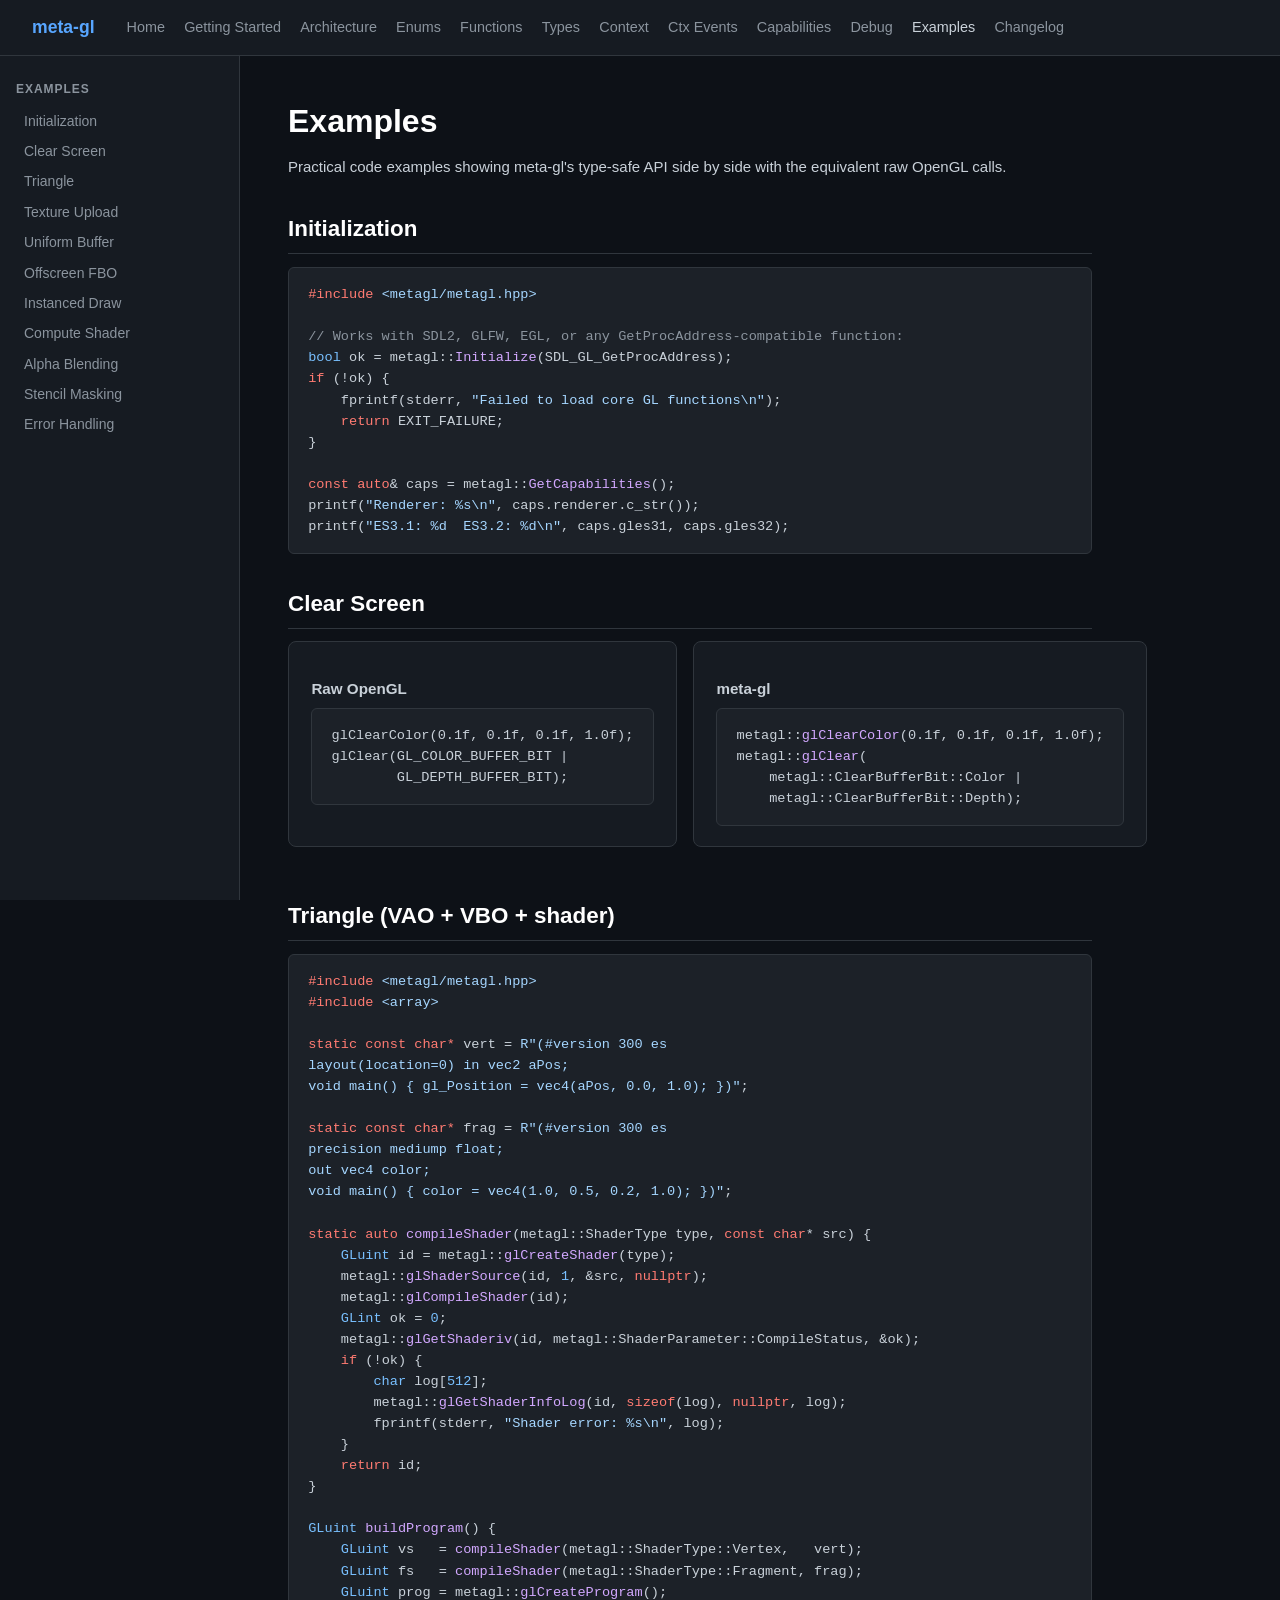
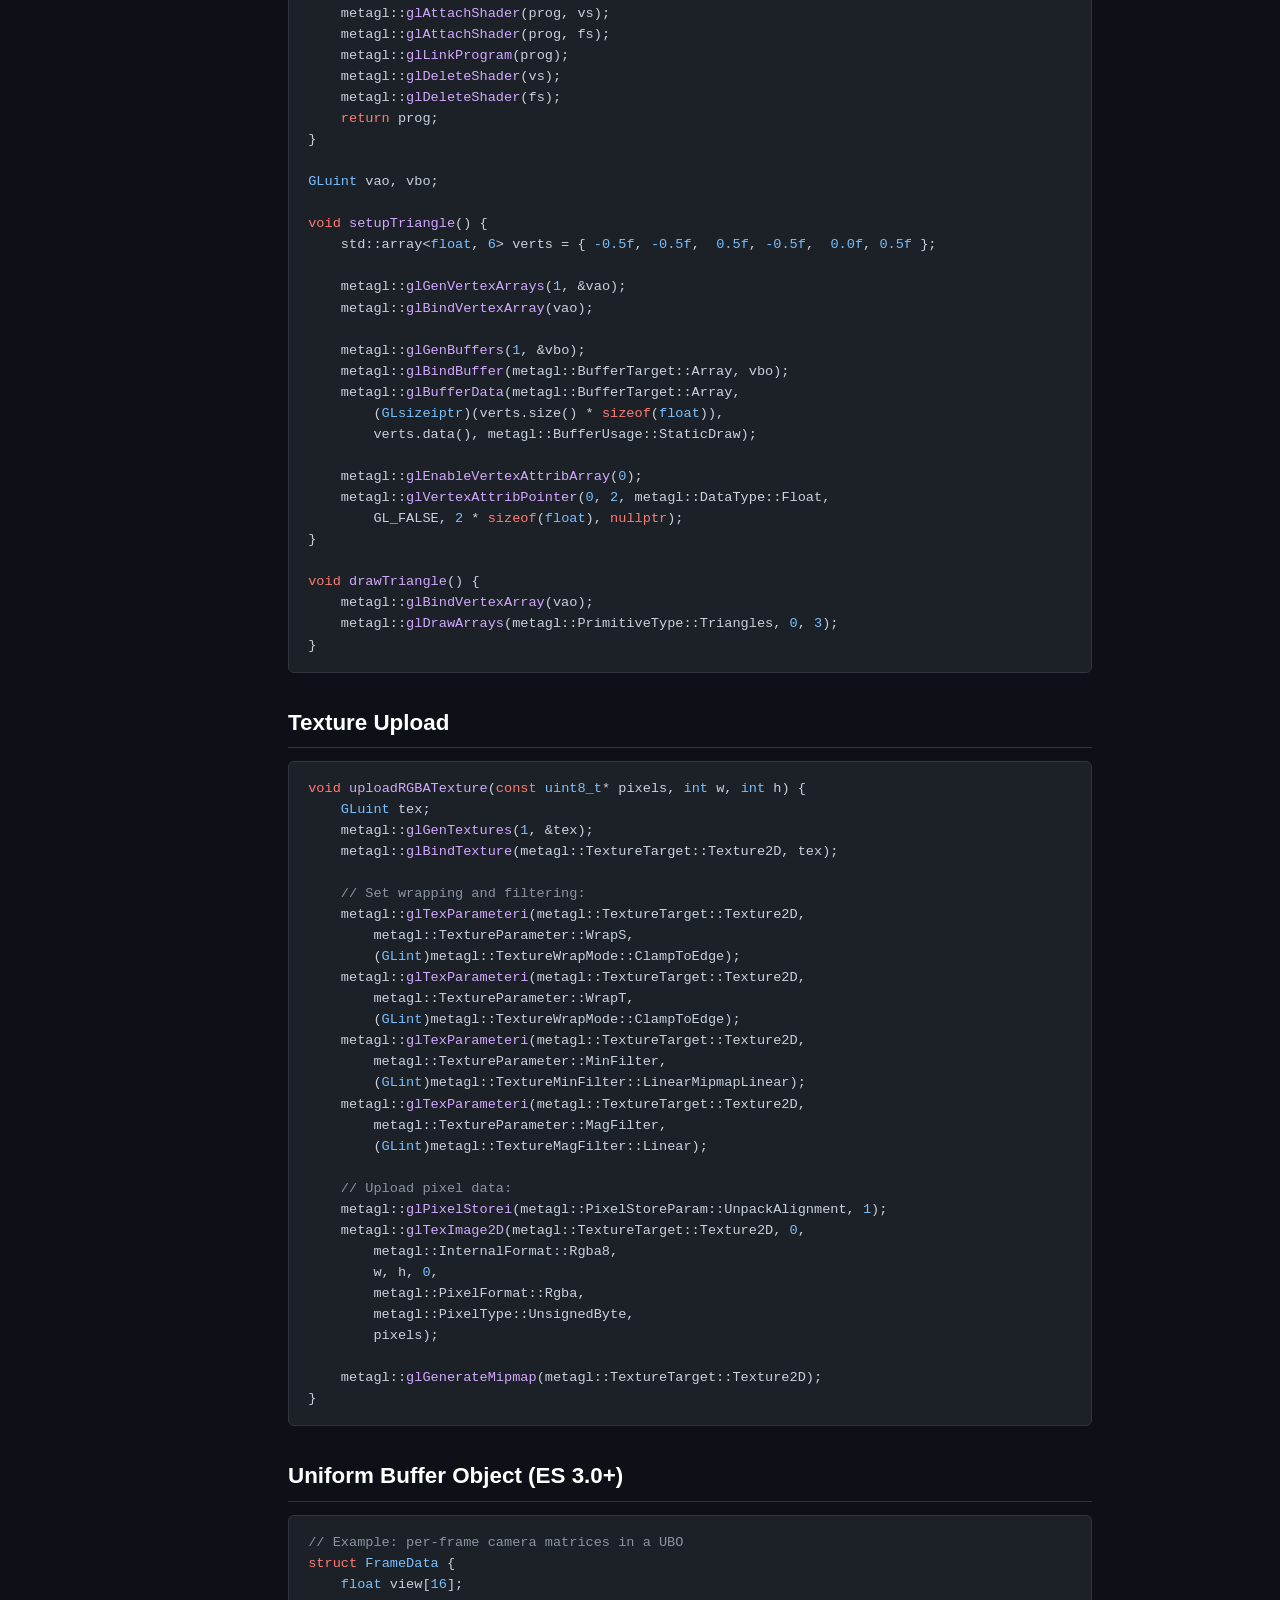
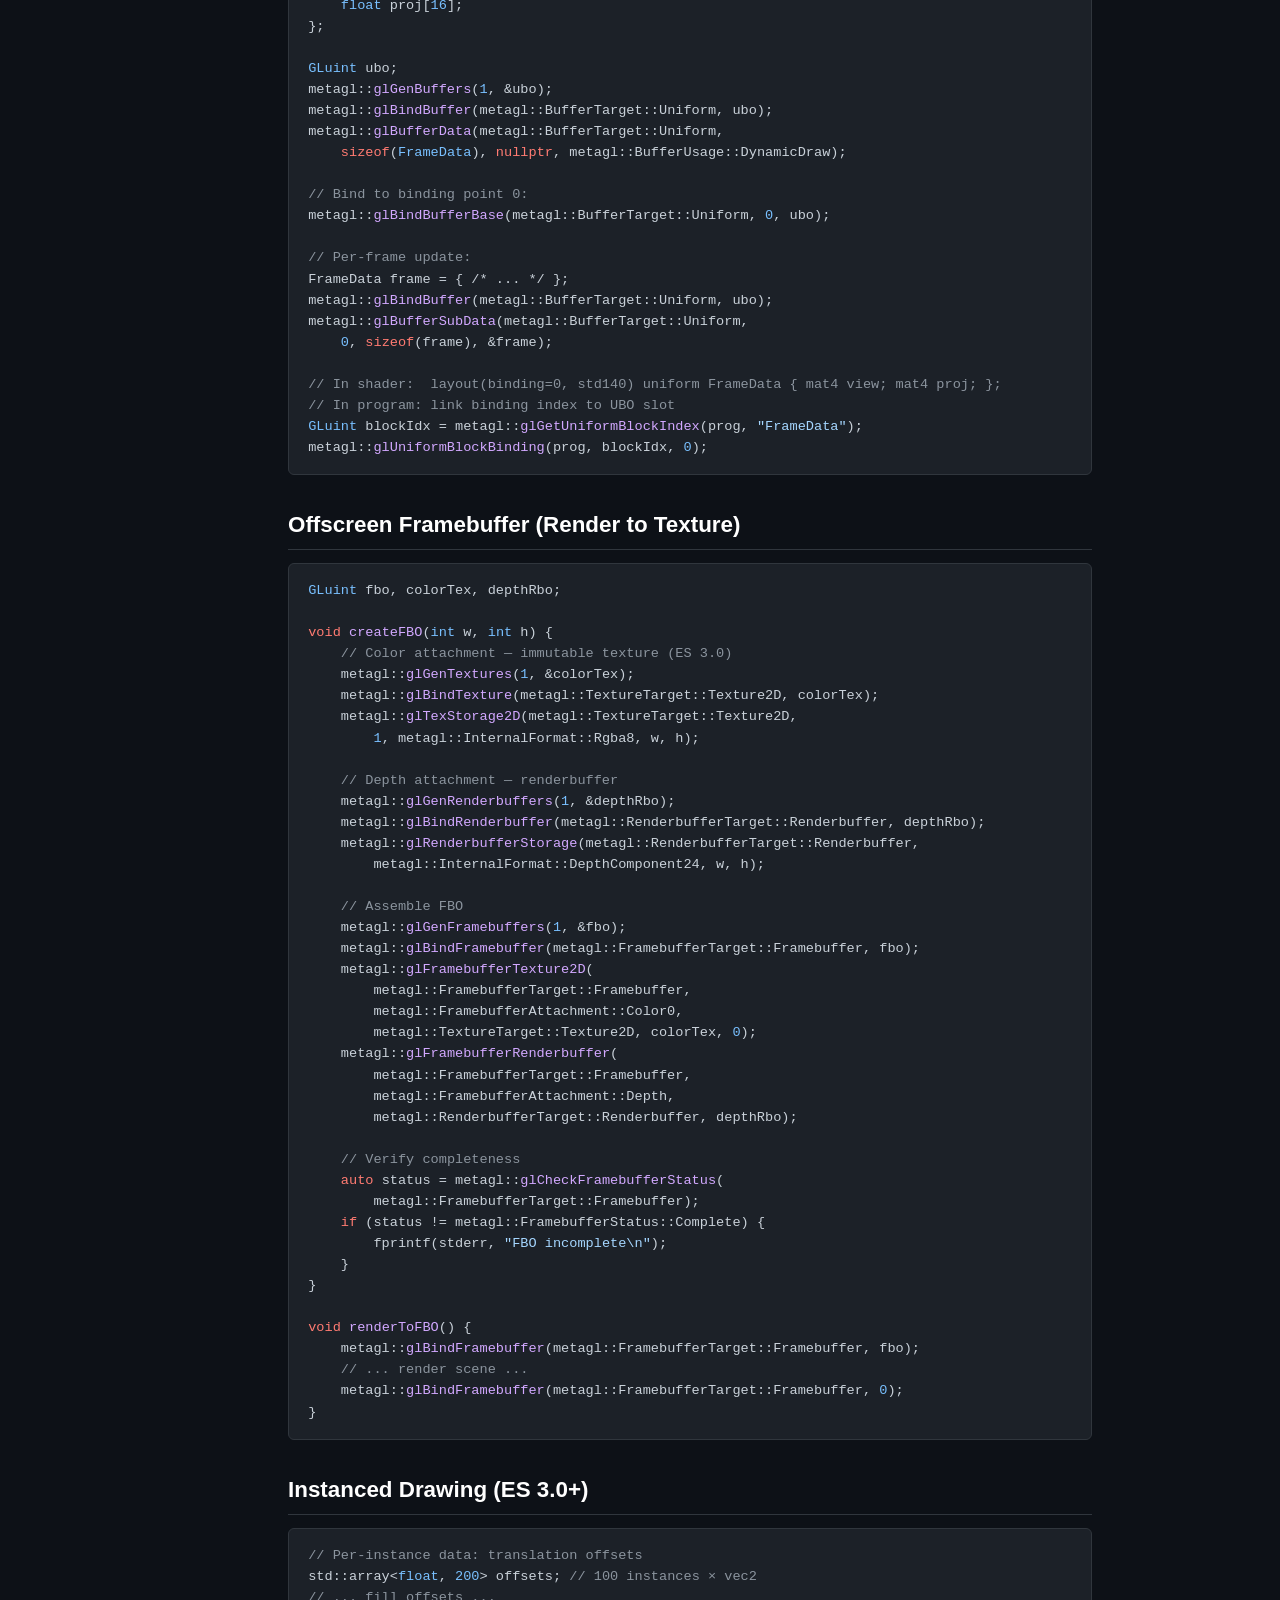
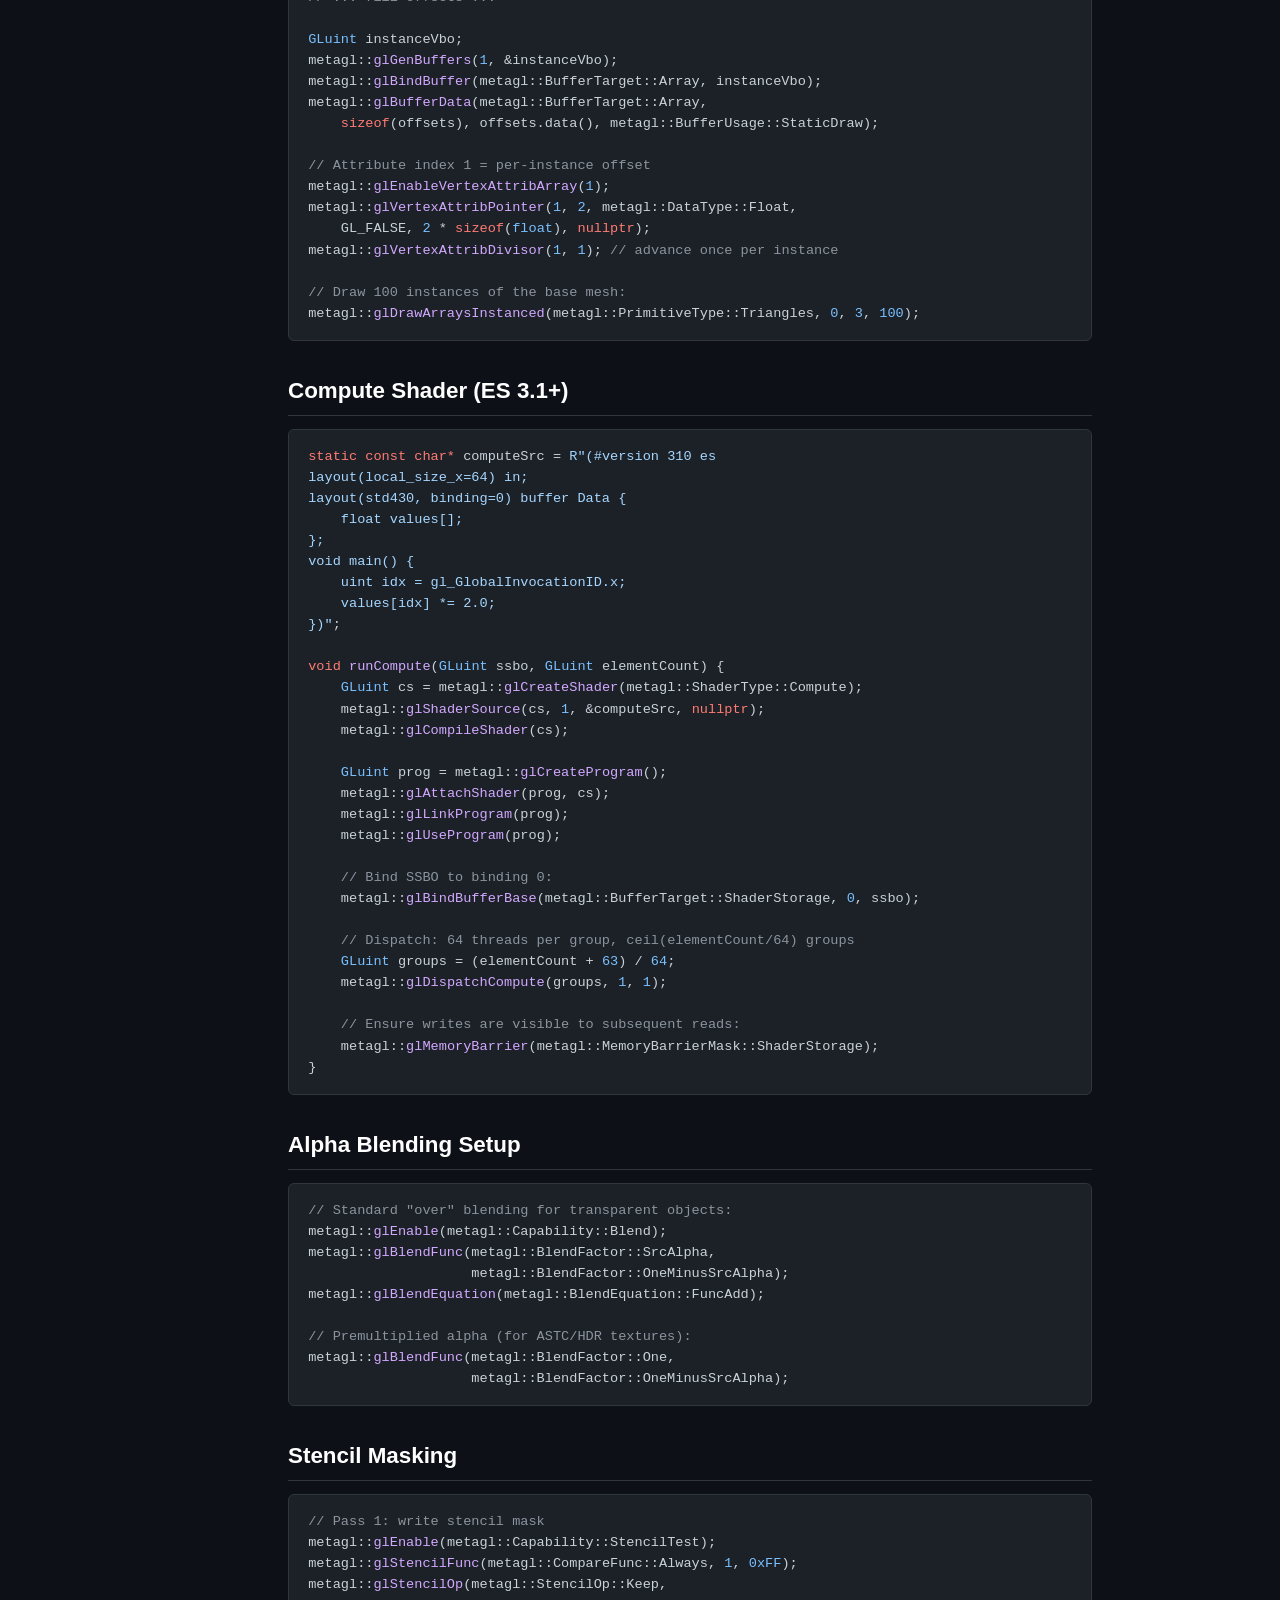
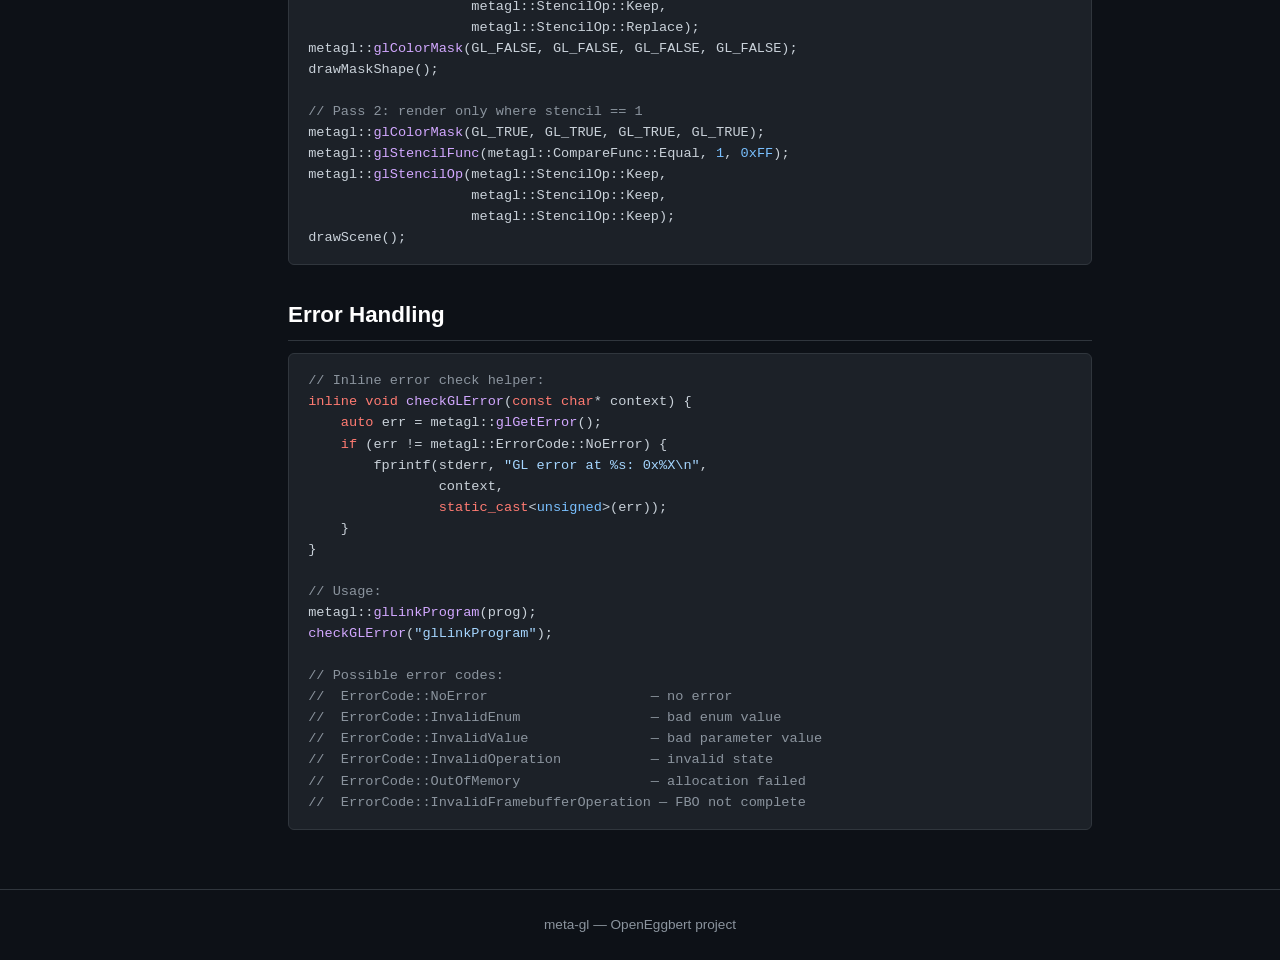
<file: web/examples.html>
<!DOCTYPE html>
<html lang="en">
<head>
<meta charset="UTF-8">
<meta name="viewport" content="width=device-width,initial-scale=1">
<title>Examples — meta-gl</title>
<link rel="stylesheet" href="style.css">
</head>
<body>
<header class="site-header">
  <span class="logo">meta-gl</span>
  <nav>
    <a href="index.html">Home</a>
    <a href="getting-started.html">Getting Started</a>
    <a href="architecture.html">Architecture</a>
    <a href="enums.html">Enums</a>
    <a href="functions.html">Functions</a>
    <a href="types.html">Types</a>
    <a href="context.html">Context</a>
    <a href="context-events.html">Ctx Events</a>
    <a href="capabilities.html">Capabilities</a>
    <a href="debug.html">Debug</a>
    <a href="examples.html" class="active">Examples</a>
    <a href="changelog.html">Changelog</a>
  </nav>
</header>

<div class="layout">
<aside class="sidebar">
  <h3>Examples</h3>
  <ul>
    <li><a href="#init">Initialization</a></li>
    <li><a href="#clear">Clear Screen</a></li>
    <li><a href="#triangle">Triangle</a></li>
    <li><a href="#texture">Texture Upload</a></li>
    <li><a href="#ubo">Uniform Buffer</a></li>
    <li><a href="#fbo">Offscreen FBO</a></li>
    <li><a href="#instancing">Instanced Draw</a></li>
    <li><a href="#compute">Compute Shader</a></li>
    <li><a href="#blending">Alpha Blending</a></li>
    <li><a href="#stencil">Stencil Masking</a></li>
    <li><a href="#errors">Error Handling</a></li>
  </ul>
</aside>

<main class="content">
<h1>Examples</h1>
<p>Practical code examples showing meta-gl's type-safe API side by side with the equivalent raw OpenGL calls.</p>

<!-- Initialization -->
<h2 id="init">Initialization</h2>
<pre><span class="kw">#include</span> <span class="st">&lt;metagl/metagl.hpp&gt;</span>

<span class="cm">// Works with SDL2, GLFW, EGL, or any GetProcAddress-compatible function:</span>
<span class="ty">bool</span> ok = metagl::<span class="fn">Initialize</span>(SDL_GL_GetProcAddress);
<span class="kw">if</span> (!ok) {
    fprintf(stderr, <span class="st">"Failed to load core GL functions\n"</span>);
    <span class="kw">return</span> EXIT_FAILURE;
}

<span class="kw">const auto</span>&amp; caps = metagl::<span class="fn">GetCapabilities</span>();
printf(<span class="st">"Renderer: %s\n"</span>, caps.renderer.c_str());
printf(<span class="st">"ES3.1: %d  ES3.2: %d\n"</span>, caps.gles31, caps.gles32);</pre>

<!-- Clear Screen -->
<h2 id="clear">Clear Screen</h2>
<div class="grid2">
  <div class="card">
    <h4>Raw OpenGL</h4>
    <pre style="margin:0">glClearColor(0.1f, 0.1f, 0.1f, 1.0f);
glClear(GL_COLOR_BUFFER_BIT |
        GL_DEPTH_BUFFER_BIT);</pre>
  </div>
  <div class="card">
    <h4>meta-gl</h4>
    <pre style="margin:0">metagl::<span class="fn">glClearColor</span>(0.1f, 0.1f, 0.1f, 1.0f);
metagl::<span class="fn">glClear</span>(
    metagl::ClearBufferBit::Color |
    metagl::ClearBufferBit::Depth);</pre>
  </div>
</div>

<!-- Triangle -->
<h2 id="triangle">Triangle (VAO + VBO + shader)</h2>
<pre><span class="kw">#include</span> <span class="st">&lt;metagl/metagl.hpp&gt;</span>
<span class="kw">#include</span> <span class="st">&lt;array&gt;</span>

<span class="kw">static const char*</span> vert = <span class="st">R"(#version 300 es
layout(location=0) in vec2 aPos;
void main() { gl_Position = vec4(aPos, 0.0, 1.0); })"</span>;

<span class="kw">static const char*</span> frag = <span class="st">R"(#version 300 es
precision mediump float;
out vec4 color;
void main() { color = vec4(1.0, 0.5, 0.2, 1.0); })"</span>;

<span class="kw">static auto</span> <span class="fn">compileShader</span>(metagl::ShaderType type, <span class="kw">const char</span>* src) {
    <span class="ty">GLuint</span> id = metagl::<span class="fn">glCreateShader</span>(type);
    metagl::<span class="fn">glShaderSource</span>(id, <span class="val">1</span>, &amp;src, <span class="kw">nullptr</span>);
    metagl::<span class="fn">glCompileShader</span>(id);
    <span class="ty">GLint</span> ok = <span class="val">0</span>;
    metagl::<span class="fn">glGetShaderiv</span>(id, metagl::ShaderParameter::CompileStatus, &amp;ok);
    <span class="kw">if</span> (!ok) {
        <span class="ty">char</span> log[<span class="val">512</span>];
        metagl::<span class="fn">glGetShaderInfoLog</span>(id, <span class="kw">sizeof</span>(log), <span class="kw">nullptr</span>, log);
        fprintf(stderr, <span class="st">"Shader error: %s\n"</span>, log);
    }
    <span class="kw">return</span> id;
}

<span class="ty">GLuint</span> <span class="fn">buildProgram</span>() {
    <span class="ty">GLuint</span> vs   = <span class="fn">compileShader</span>(metagl::ShaderType::Vertex,   vert);
    <span class="ty">GLuint</span> fs   = <span class="fn">compileShader</span>(metagl::ShaderType::Fragment, frag);
    <span class="ty">GLuint</span> prog = metagl::<span class="fn">glCreateProgram</span>();
    metagl::<span class="fn">glAttachShader</span>(prog, vs);
    metagl::<span class="fn">glAttachShader</span>(prog, fs);
    metagl::<span class="fn">glLinkProgram</span>(prog);
    metagl::<span class="fn">glDeleteShader</span>(vs);
    metagl::<span class="fn">glDeleteShader</span>(fs);
    <span class="kw">return</span> prog;
}

<span class="ty">GLuint</span> vao, vbo;

<span class="kw">void</span> <span class="fn">setupTriangle</span>() {
    std::array&lt;<span class="ty">float</span>, <span class="val">6</span>&gt; verts = { <span class="val">-0.5f</span>, <span class="val">-0.5f</span>,  <span class="val">0.5f</span>, <span class="val">-0.5f</span>,  <span class="val">0.0f</span>, <span class="val">0.5f</span> };

    metagl::<span class="fn">glGenVertexArrays</span>(<span class="val">1</span>, &amp;vao);
    metagl::<span class="fn">glBindVertexArray</span>(vao);

    metagl::<span class="fn">glGenBuffers</span>(<span class="val">1</span>, &amp;vbo);
    metagl::<span class="fn">glBindBuffer</span>(metagl::BufferTarget::Array, vbo);
    metagl::<span class="fn">glBufferData</span>(metagl::BufferTarget::Array,
        (<span class="ty">GLsizeiptr</span>)(verts.size() * <span class="kw">sizeof</span>(<span class="ty">float</span>)),
        verts.data(), metagl::BufferUsage::StaticDraw);

    metagl::<span class="fn">glEnableVertexAttribArray</span>(<span class="val">0</span>);
    metagl::<span class="fn">glVertexAttribPointer</span>(<span class="val">0</span>, <span class="val">2</span>, metagl::DataType::Float,
        GL_FALSE, <span class="val">2</span> * <span class="kw">sizeof</span>(<span class="ty">float</span>), <span class="kw">nullptr</span>);
}

<span class="kw">void</span> <span class="fn">drawTriangle</span>() {
    metagl::<span class="fn">glBindVertexArray</span>(vao);
    metagl::<span class="fn">glDrawArrays</span>(metagl::PrimitiveType::Triangles, <span class="val">0</span>, <span class="val">3</span>);
}</pre>

<!-- Texture Upload -->
<h2 id="texture">Texture Upload</h2>
<pre><span class="kw">void</span> <span class="fn">uploadRGBATexture</span>(<span class="kw">const</span> <span class="ty">uint8_t</span>* pixels, <span class="ty">int</span> w, <span class="ty">int</span> h) {
    <span class="ty">GLuint</span> tex;
    metagl::<span class="fn">glGenTextures</span>(<span class="val">1</span>, &amp;tex);
    metagl::<span class="fn">glBindTexture</span>(metagl::TextureTarget::Texture2D, tex);

    <span class="cm">// Set wrapping and filtering:</span>
    metagl::<span class="fn">glTexParameteri</span>(metagl::TextureTarget::Texture2D,
        metagl::TextureParameter::WrapS,
        (<span class="ty">GLint</span>)metagl::TextureWrapMode::ClampToEdge);
    metagl::<span class="fn">glTexParameteri</span>(metagl::TextureTarget::Texture2D,
        metagl::TextureParameter::WrapT,
        (<span class="ty">GLint</span>)metagl::TextureWrapMode::ClampToEdge);
    metagl::<span class="fn">glTexParameteri</span>(metagl::TextureTarget::Texture2D,
        metagl::TextureParameter::MinFilter,
        (<span class="ty">GLint</span>)metagl::TextureMinFilter::LinearMipmapLinear);
    metagl::<span class="fn">glTexParameteri</span>(metagl::TextureTarget::Texture2D,
        metagl::TextureParameter::MagFilter,
        (<span class="ty">GLint</span>)metagl::TextureMagFilter::Linear);

    <span class="cm">// Upload pixel data:</span>
    metagl::<span class="fn">glPixelStorei</span>(metagl::PixelStoreParam::UnpackAlignment, <span class="val">1</span>);
    metagl::<span class="fn">glTexImage2D</span>(metagl::TextureTarget::Texture2D, <span class="val">0</span>,
        metagl::InternalFormat::Rgba8,
        w, h, <span class="val">0</span>,
        metagl::PixelFormat::Rgba,
        metagl::PixelType::UnsignedByte,
        pixels);

    metagl::<span class="fn">glGenerateMipmap</span>(metagl::TextureTarget::Texture2D);
}</pre>

<!-- UBO -->
<h2 id="ubo">Uniform Buffer Object (ES 3.0+)</h2>
<pre><span class="cm">// Example: per-frame camera matrices in a UBO</span>
<span class="kw">struct</span> <span class="ty">FrameData</span> {
    <span class="ty">float</span> view[<span class="val">16</span>];
    <span class="ty">float</span> proj[<span class="val">16</span>];
};

<span class="ty">GLuint</span> ubo;
metagl::<span class="fn">glGenBuffers</span>(<span class="val">1</span>, &amp;ubo);
metagl::<span class="fn">glBindBuffer</span>(metagl::BufferTarget::Uniform, ubo);
metagl::<span class="fn">glBufferData</span>(metagl::BufferTarget::Uniform,
    <span class="kw">sizeof</span>(<span class="ty">FrameData</span>), <span class="kw">nullptr</span>, metagl::BufferUsage::DynamicDraw);

<span class="cm">// Bind to binding point 0:</span>
metagl::<span class="fn">glBindBufferBase</span>(metagl::BufferTarget::Uniform, <span class="val">0</span>, ubo);

<span class="cm">// Per-frame update:</span>
FrameData frame = { /* ... */ };
metagl::<span class="fn">glBindBuffer</span>(metagl::BufferTarget::Uniform, ubo);
metagl::<span class="fn">glBufferSubData</span>(metagl::BufferTarget::Uniform,
    <span class="val">0</span>, <span class="kw">sizeof</span>(frame), &amp;frame);

<span class="cm">// In shader:  layout(binding=0, std140) uniform FrameData { mat4 view; mat4 proj; };</span>
<span class="cm">// In program: link binding index to UBO slot</span>
<span class="ty">GLuint</span> blockIdx = metagl::<span class="fn">glGetUniformBlockIndex</span>(prog, <span class="st">"FrameData"</span>);
metagl::<span class="fn">glUniformBlockBinding</span>(prog, blockIdx, <span class="val">0</span>);</pre>

<!-- FBO -->
<h2 id="fbo">Offscreen Framebuffer (Render to Texture)</h2>
<pre><span class="ty">GLuint</span> fbo, colorTex, depthRbo;

<span class="kw">void</span> <span class="fn">createFBO</span>(<span class="ty">int</span> w, <span class="ty">int</span> h) {
    <span class="cm">// Color attachment — immutable texture (ES 3.0)</span>
    metagl::<span class="fn">glGenTextures</span>(<span class="val">1</span>, &amp;colorTex);
    metagl::<span class="fn">glBindTexture</span>(metagl::TextureTarget::Texture2D, colorTex);
    metagl::<span class="fn">glTexStorage2D</span>(metagl::TextureTarget::Texture2D,
        <span class="val">1</span>, metagl::InternalFormat::Rgba8, w, h);

    <span class="cm">// Depth attachment — renderbuffer</span>
    metagl::<span class="fn">glGenRenderbuffers</span>(<span class="val">1</span>, &amp;depthRbo);
    metagl::<span class="fn">glBindRenderbuffer</span>(metagl::RenderbufferTarget::Renderbuffer, depthRbo);
    metagl::<span class="fn">glRenderbufferStorage</span>(metagl::RenderbufferTarget::Renderbuffer,
        metagl::InternalFormat::DepthComponent24, w, h);

    <span class="cm">// Assemble FBO</span>
    metagl::<span class="fn">glGenFramebuffers</span>(<span class="val">1</span>, &amp;fbo);
    metagl::<span class="fn">glBindFramebuffer</span>(metagl::FramebufferTarget::Framebuffer, fbo);
    metagl::<span class="fn">glFramebufferTexture2D</span>(
        metagl::FramebufferTarget::Framebuffer,
        metagl::FramebufferAttachment::Color0,
        metagl::TextureTarget::Texture2D, colorTex, <span class="val">0</span>);
    metagl::<span class="fn">glFramebufferRenderbuffer</span>(
        metagl::FramebufferTarget::Framebuffer,
        metagl::FramebufferAttachment::Depth,
        metagl::RenderbufferTarget::Renderbuffer, depthRbo);

    <span class="cm">// Verify completeness</span>
    <span class="kw">auto</span> status = metagl::<span class="fn">glCheckFramebufferStatus</span>(
        metagl::FramebufferTarget::Framebuffer);
    <span class="kw">if</span> (status != metagl::FramebufferStatus::Complete) {
        fprintf(stderr, <span class="st">"FBO incomplete\n"</span>);
    }
}

<span class="kw">void</span> <span class="fn">renderToFBO</span>() {
    metagl::<span class="fn">glBindFramebuffer</span>(metagl::FramebufferTarget::Framebuffer, fbo);
    <span class="cm">// ... render scene ...</span>
    metagl::<span class="fn">glBindFramebuffer</span>(metagl::FramebufferTarget::Framebuffer, <span class="val">0</span>);
}</pre>

<!-- Instancing -->
<h2 id="instancing">Instanced Drawing (ES 3.0+)</h2>
<pre><span class="cm">// Per-instance data: translation offsets</span>
std::array&lt;<span class="ty">float</span>, <span class="val">200</span>&gt; offsets; <span class="cm">// 100 instances × vec2</span>
<span class="cm">// ... fill offsets ...</span>

<span class="ty">GLuint</span> instanceVbo;
metagl::<span class="fn">glGenBuffers</span>(<span class="val">1</span>, &amp;instanceVbo);
metagl::<span class="fn">glBindBuffer</span>(metagl::BufferTarget::Array, instanceVbo);
metagl::<span class="fn">glBufferData</span>(metagl::BufferTarget::Array,
    <span class="kw">sizeof</span>(offsets), offsets.data(), metagl::BufferUsage::StaticDraw);

<span class="cm">// Attribute index 1 = per-instance offset</span>
metagl::<span class="fn">glEnableVertexAttribArray</span>(<span class="val">1</span>);
metagl::<span class="fn">glVertexAttribPointer</span>(<span class="val">1</span>, <span class="val">2</span>, metagl::DataType::Float,
    GL_FALSE, <span class="val">2</span> * <span class="kw">sizeof</span>(<span class="ty">float</span>), <span class="kw">nullptr</span>);
metagl::<span class="fn">glVertexAttribDivisor</span>(<span class="val">1</span>, <span class="val">1</span>); <span class="cm">// advance once per instance</span>

<span class="cm">// Draw 100 instances of the base mesh:</span>
metagl::<span class="fn">glDrawArraysInstanced</span>(metagl::PrimitiveType::Triangles, <span class="val">0</span>, <span class="val">3</span>, <span class="val">100</span>);</pre>

<!-- Compute -->
<h2 id="compute">Compute Shader (ES 3.1+)</h2>
<pre><span class="kw">static const char*</span> computeSrc = <span class="st">R"(#version 310 es
layout(local_size_x=64) in;
layout(std430, binding=0) buffer Data {
    float values[];
};
void main() {
    uint idx = gl_GlobalInvocationID.x;
    values[idx] *= 2.0;
})"</span>;

<span class="kw">void</span> <span class="fn">runCompute</span>(<span class="ty">GLuint</span> ssbo, <span class="ty">GLuint</span> elementCount) {
    <span class="ty">GLuint</span> cs = metagl::<span class="fn">glCreateShader</span>(metagl::ShaderType::Compute);
    metagl::<span class="fn">glShaderSource</span>(cs, <span class="val">1</span>, &amp;computeSrc, <span class="kw">nullptr</span>);
    metagl::<span class="fn">glCompileShader</span>(cs);

    <span class="ty">GLuint</span> prog = metagl::<span class="fn">glCreateProgram</span>();
    metagl::<span class="fn">glAttachShader</span>(prog, cs);
    metagl::<span class="fn">glLinkProgram</span>(prog);
    metagl::<span class="fn">glUseProgram</span>(prog);

    <span class="cm">// Bind SSBO to binding 0:</span>
    metagl::<span class="fn">glBindBufferBase</span>(metagl::BufferTarget::ShaderStorage, <span class="val">0</span>, ssbo);

    <span class="cm">// Dispatch: 64 threads per group, ceil(elementCount/64) groups</span>
    <span class="ty">GLuint</span> groups = (elementCount + <span class="val">63</span>) / <span class="val">64</span>;
    metagl::<span class="fn">glDispatchCompute</span>(groups, <span class="val">1</span>, <span class="val">1</span>);

    <span class="cm">// Ensure writes are visible to subsequent reads:</span>
    metagl::<span class="fn">glMemoryBarrier</span>(metagl::MemoryBarrierMask::ShaderStorage);
}</pre>

<!-- Blending -->
<h2 id="blending">Alpha Blending Setup</h2>
<pre><span class="cm">// Standard "over" blending for transparent objects:</span>
metagl::<span class="fn">glEnable</span>(metagl::Capability::Blend);
metagl::<span class="fn">glBlendFunc</span>(metagl::BlendFactor::SrcAlpha,
                    metagl::BlendFactor::OneMinusSrcAlpha);
metagl::<span class="fn">glBlendEquation</span>(metagl::BlendEquation::FuncAdd);

<span class="cm">// Premultiplied alpha (for ASTC/HDR textures):</span>
metagl::<span class="fn">glBlendFunc</span>(metagl::BlendFactor::One,
                    metagl::BlendFactor::OneMinusSrcAlpha);</pre>

<!-- Stencil -->
<h2 id="stencil">Stencil Masking</h2>
<pre><span class="cm">// Pass 1: write stencil mask</span>
metagl::<span class="fn">glEnable</span>(metagl::Capability::StencilTest);
metagl::<span class="fn">glStencilFunc</span>(metagl::CompareFunc::Always, <span class="val">1</span>, <span class="val">0xFF</span>);
metagl::<span class="fn">glStencilOp</span>(metagl::StencilOp::Keep,
                    metagl::StencilOp::Keep,
                    metagl::StencilOp::Replace);
metagl::<span class="fn">glColorMask</span>(GL_FALSE, GL_FALSE, GL_FALSE, GL_FALSE);
drawMaskShape();

<span class="cm">// Pass 2: render only where stencil == 1</span>
metagl::<span class="fn">glColorMask</span>(GL_TRUE, GL_TRUE, GL_TRUE, GL_TRUE);
metagl::<span class="fn">glStencilFunc</span>(metagl::CompareFunc::Equal, <span class="val">1</span>, <span class="val">0xFF</span>);
metagl::<span class="fn">glStencilOp</span>(metagl::StencilOp::Keep,
                    metagl::StencilOp::Keep,
                    metagl::StencilOp::Keep);
drawScene();</pre>

<!-- Errors -->
<h2 id="errors">Error Handling</h2>
<pre><span class="cm">// Inline error check helper:</span>
<span class="kw">inline void</span> <span class="fn">checkGLError</span>(<span class="kw">const char</span>* context) {
    <span class="kw">auto</span> err = metagl::<span class="fn">glGetError</span>();
    <span class="kw">if</span> (err != metagl::ErrorCode::NoError) {
        fprintf(stderr, <span class="st">"GL error at %s: 0x%X\n"</span>,
                context,
                <span class="kw">static_cast</span>&lt;<span class="ty">unsigned</span>&gt;(err));
    }
}

<span class="cm">// Usage:</span>
metagl::<span class="fn">glLinkProgram</span>(prog);
<span class="fn">checkGLError</span>(<span class="st">"glLinkProgram"</span>);

<span class="cm">// Possible error codes:</span>
<span class="cm">//  ErrorCode::NoError                    — no error</span>
<span class="cm">//  ErrorCode::InvalidEnum                — bad enum value</span>
<span class="cm">//  ErrorCode::InvalidValue               — bad parameter value</span>
<span class="cm">//  ErrorCode::InvalidOperation           — invalid state</span>
<span class="cm">//  ErrorCode::OutOfMemory                — allocation failed</span>
<span class="cm">//  ErrorCode::InvalidFramebufferOperation — FBO not complete</span></pre>

</main>
</div>
<footer>meta-gl — OpenEggbert project</footer>
</body>
</html>
</file>
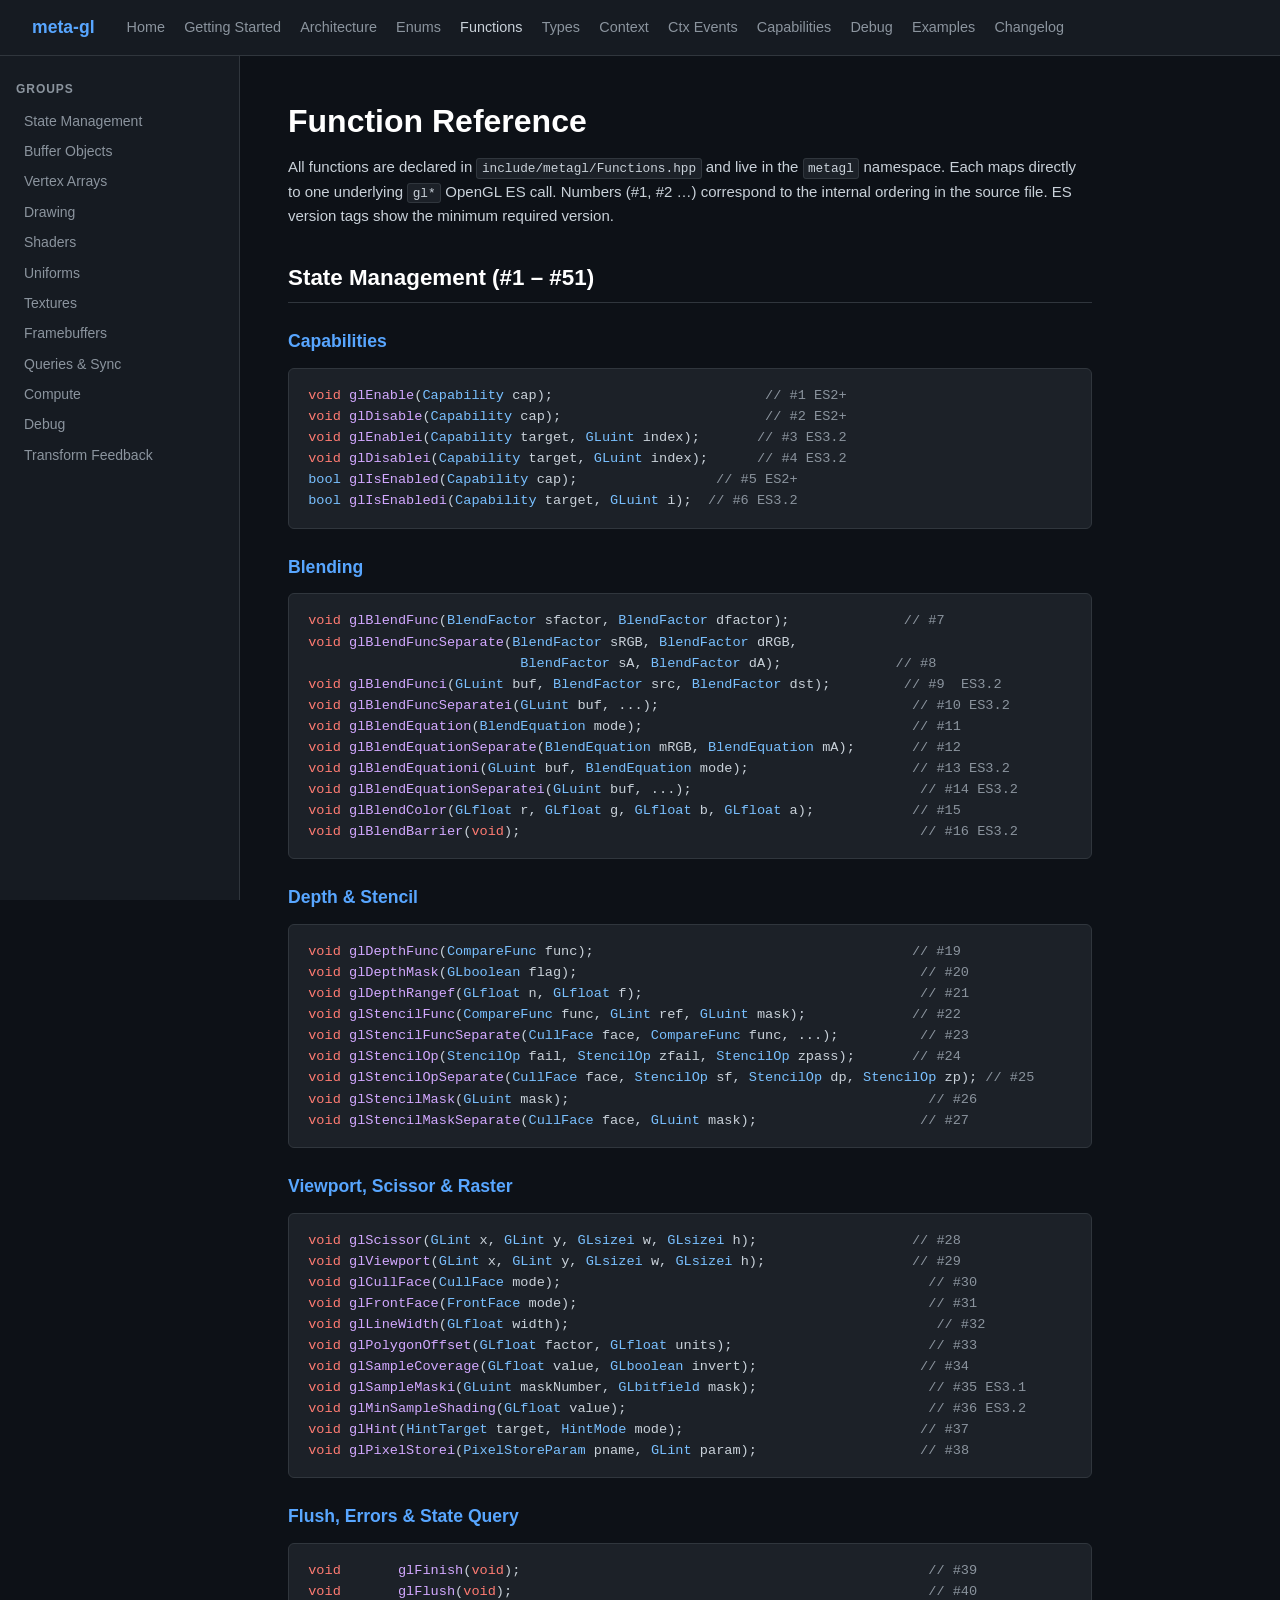
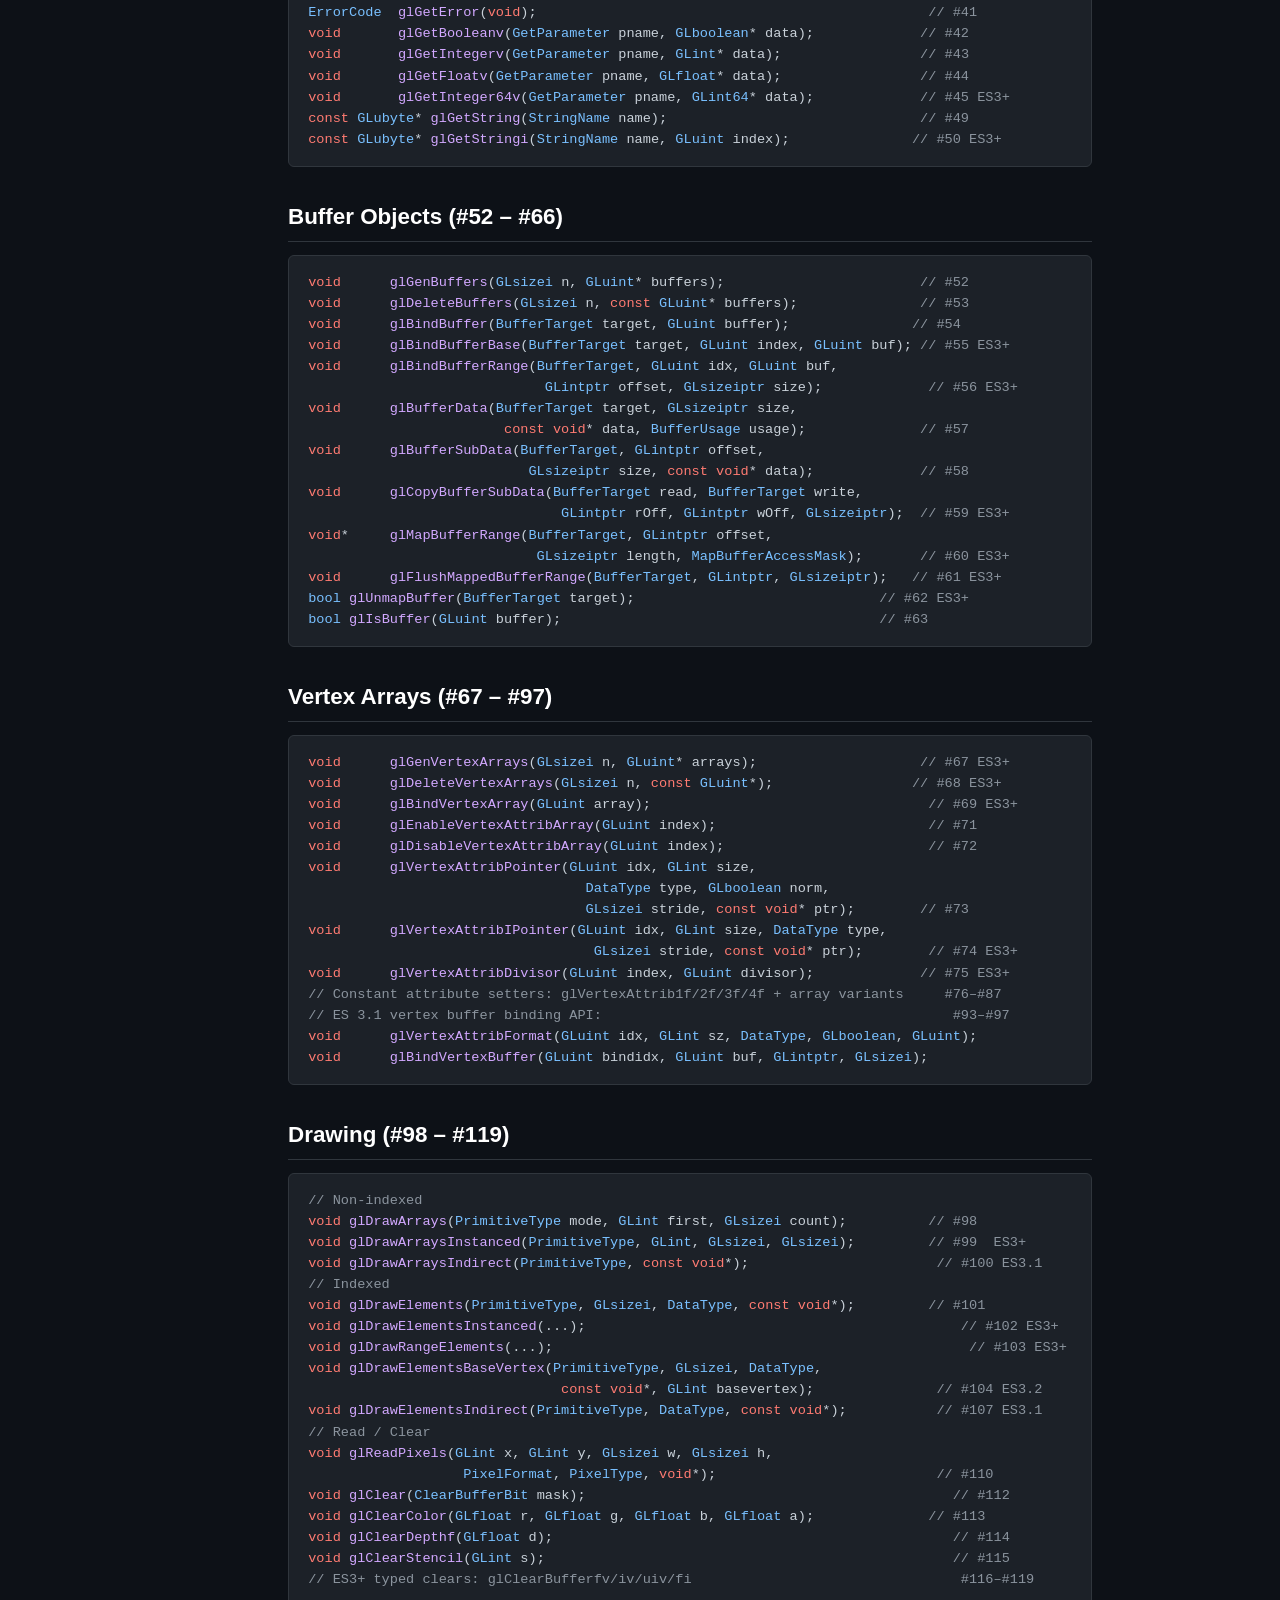
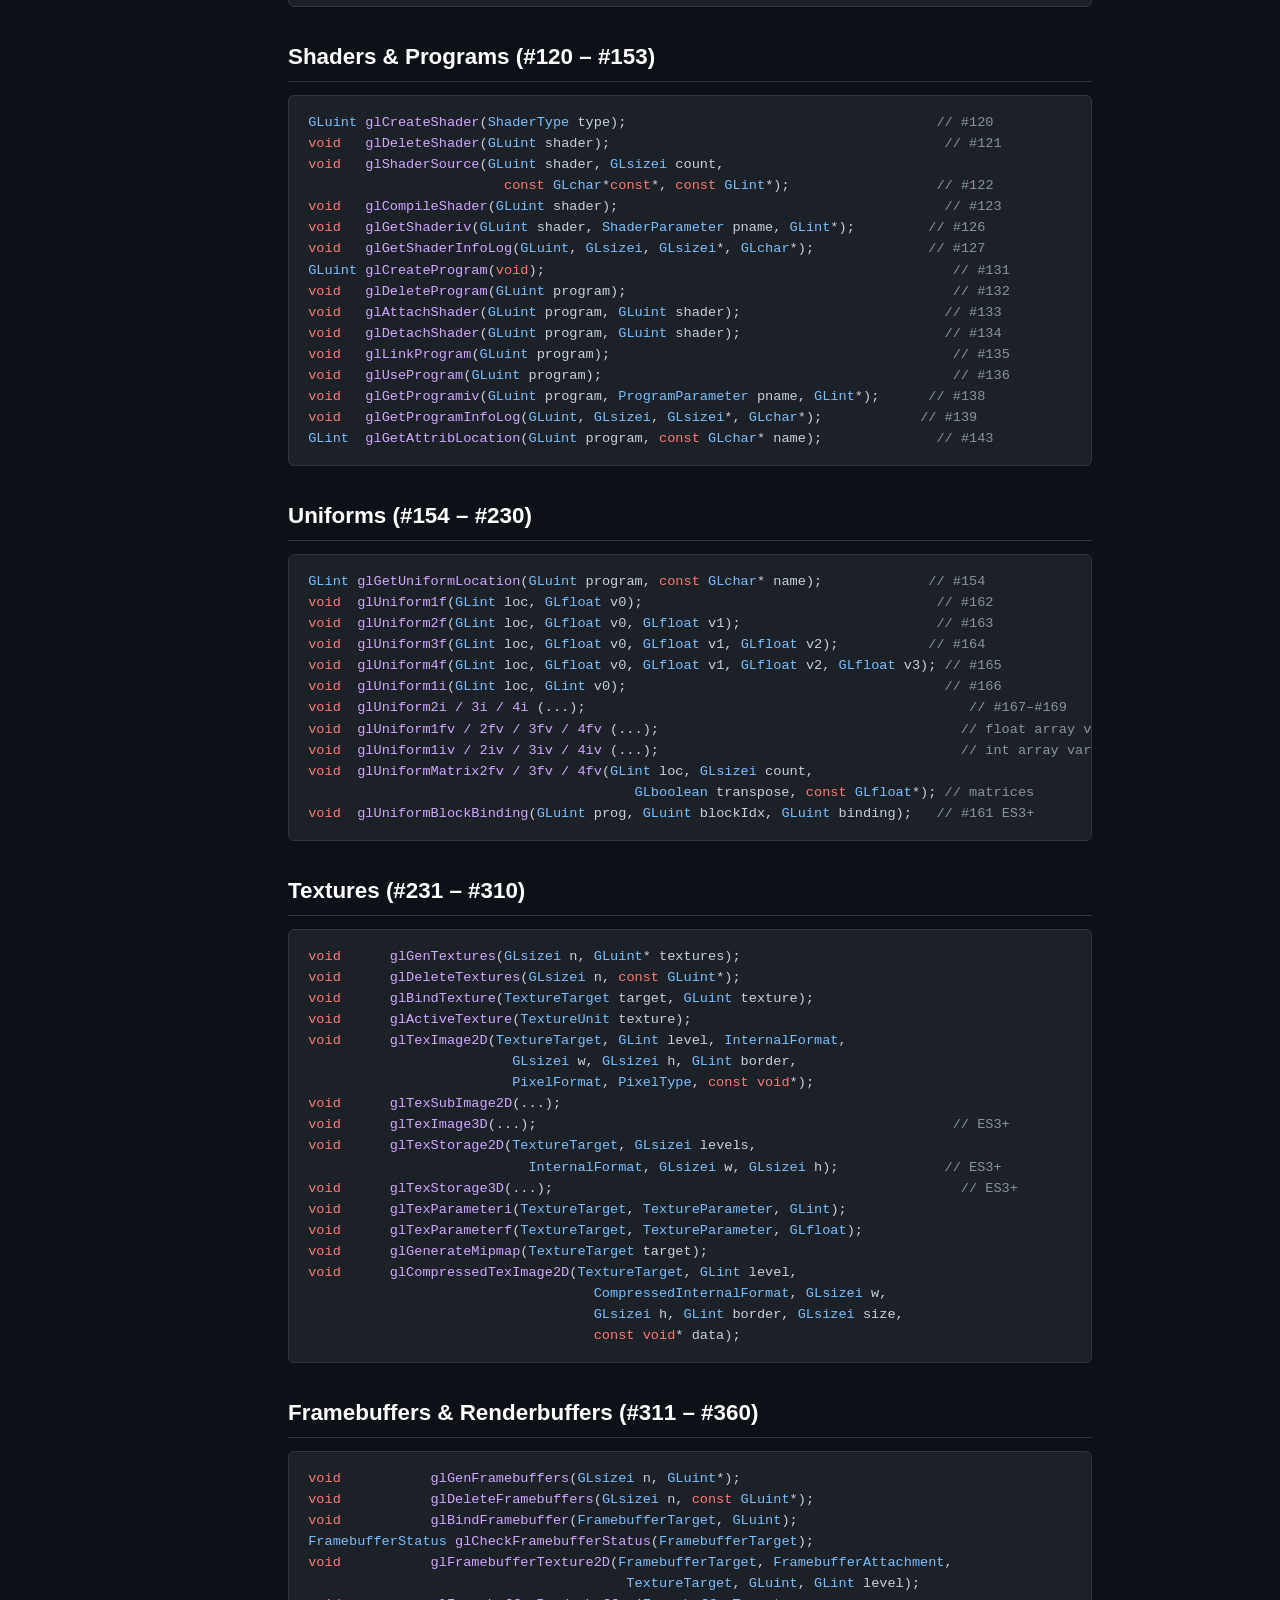
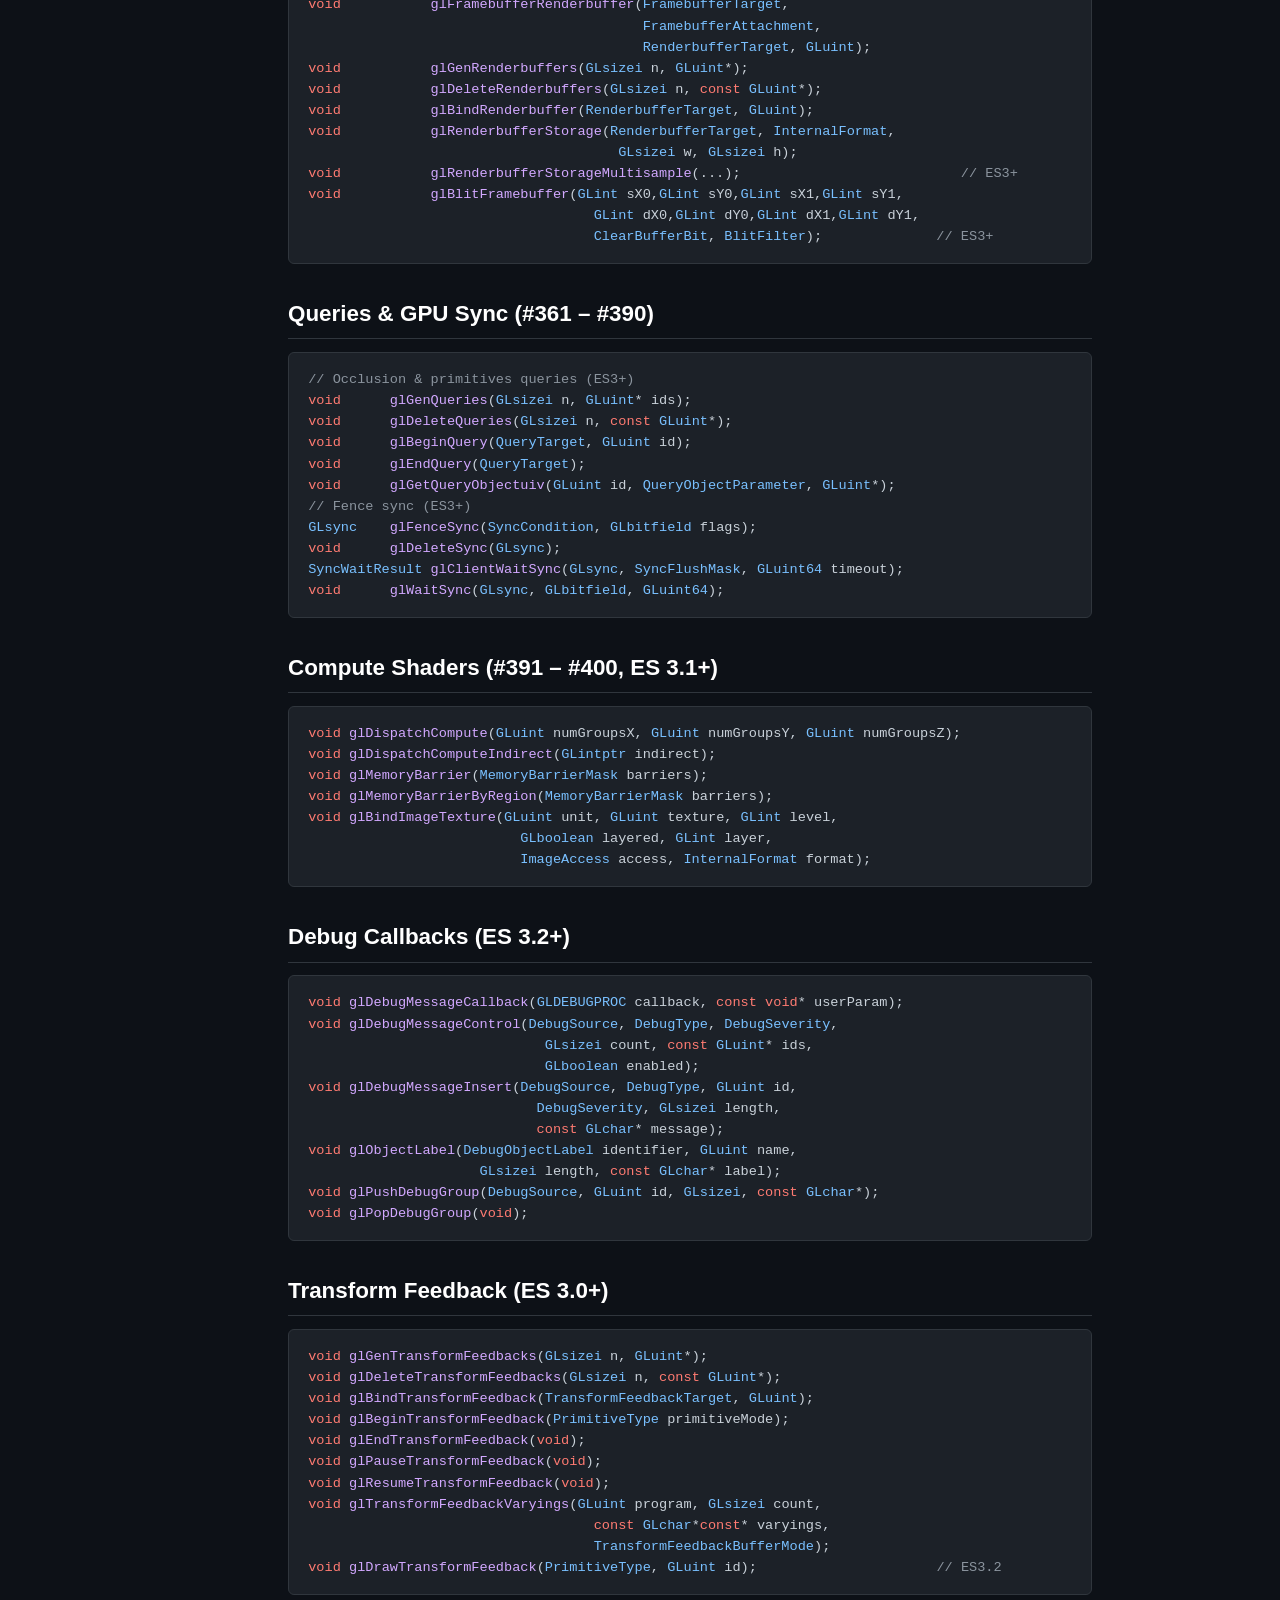
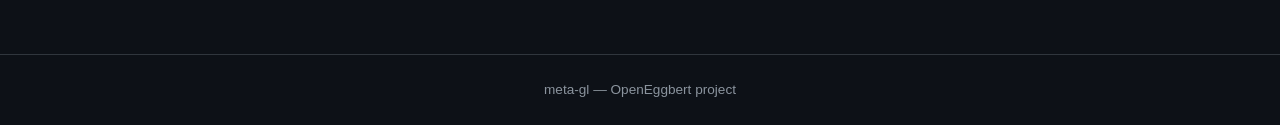
<file: web/functions.html>
<!DOCTYPE html>
<html lang="en">
<head>
<meta charset="UTF-8">
<meta name="viewport" content="width=device-width,initial-scale=1">
<title>Function Reference — meta-gl</title>
<link rel="stylesheet" href="style.css">
</head>
<body>
<header class="site-header">
  <span class="logo">meta-gl</span>
  <nav>
    <a href="index.html">Home</a>
    <a href="getting-started.html">Getting Started</a>
    <a href="architecture.html">Architecture</a>
    <a href="enums.html">Enums</a>
    <a href="functions.html" class="active">Functions</a>
    <a href="types.html">Types</a>
    <a href="context.html">Context</a>
    <a href="context-events.html">Ctx Events</a>
    <a href="capabilities.html">Capabilities</a>
    <a href="debug.html">Debug</a>
    <a href="examples.html">Examples</a>
    <a href="changelog.html">Changelog</a>
  </nav>
</header>

<div class="layout">
<aside class="sidebar">
  <h3>Groups</h3>
  <ul>
    <li><a href="#state">State Management</a></li>
    <li><a href="#buffers">Buffer Objects</a></li>
    <li><a href="#varrays">Vertex Arrays</a></li>
    <li><a href="#drawing">Drawing</a></li>
    <li><a href="#shaders">Shaders</a></li>
    <li><a href="#uniforms">Uniforms</a></li>
    <li><a href="#textures">Textures</a></li>
    <li><a href="#framebuffers">Framebuffers</a></li>
    <li><a href="#query">Queries &amp; Sync</a></li>
    <li><a href="#compute">Compute</a></li>
    <li><a href="#debug-fn">Debug</a></li>
    <li><a href="#transform">Transform Feedback</a></li>
  </ul>
</aside>

<main class="content">
<h1>Function Reference</h1>
<p>
  All functions are declared in <code>include/metagl/Functions.hpp</code> and live in
  the <code>metagl</code> namespace. Each maps directly to one underlying
  <code>gl*</code> OpenGL ES call. Numbers (#1, #2 …) correspond to the internal
  ordering in the source file. ES version tags show the minimum required version.
</p>

<h2 id="state">State Management (#1 – #51)</h2>

<h3>Capabilities</h3>
<pre><span class="kw">void</span> <span class="fn">glEnable</span>(<span class="ty">Capability</span> cap);                          <span class="cm">// #1 ES2+</span>
<span class="kw">void</span> <span class="fn">glDisable</span>(<span class="ty">Capability</span> cap);                         <span class="cm">// #2 ES2+</span>
<span class="kw">void</span> <span class="fn">glEnablei</span>(<span class="ty">Capability</span> target, <span class="ty">GLuint</span> index);       <span class="cm">// #3 ES3.2</span>
<span class="kw">void</span> <span class="fn">glDisablei</span>(<span class="ty">Capability</span> target, <span class="ty">GLuint</span> index);      <span class="cm">// #4 ES3.2</span>
<span class="ty">bool</span> <span class="fn">glIsEnabled</span>(<span class="ty">Capability</span> cap);                 <span class="cm">// #5 ES2+</span>
<span class="ty">bool</span> <span class="fn">glIsEnabledi</span>(<span class="ty">Capability</span> target, <span class="ty">GLuint</span> i);  <span class="cm">// #6 ES3.2</span></pre>

<h3>Blending</h3>
<pre><span class="kw">void</span> <span class="fn">glBlendFunc</span>(<span class="ty">BlendFactor</span> sfactor, <span class="ty">BlendFactor</span> dfactor);              <span class="cm">// #7</span>
<span class="kw">void</span> <span class="fn">glBlendFuncSeparate</span>(<span class="ty">BlendFactor</span> sRGB, <span class="ty">BlendFactor</span> dRGB,
                          <span class="ty">BlendFactor</span> sA, <span class="ty">BlendFactor</span> dA);              <span class="cm">// #8</span>
<span class="kw">void</span> <span class="fn">glBlendFunci</span>(<span class="ty">GLuint</span> buf, <span class="ty">BlendFactor</span> src, <span class="ty">BlendFactor</span> dst);         <span class="cm">// #9  ES3.2</span>
<span class="kw">void</span> <span class="fn">glBlendFuncSeparatei</span>(<span class="ty">GLuint</span> buf, ...);                               <span class="cm">// #10 ES3.2</span>
<span class="kw">void</span> <span class="fn">glBlendEquation</span>(<span class="ty">BlendEquation</span> mode);                                 <span class="cm">// #11</span>
<span class="kw">void</span> <span class="fn">glBlendEquationSeparate</span>(<span class="ty">BlendEquation</span> mRGB, <span class="ty">BlendEquation</span> mA);       <span class="cm">// #12</span>
<span class="kw">void</span> <span class="fn">glBlendEquationi</span>(<span class="ty">GLuint</span> buf, <span class="ty">BlendEquation</span> mode);                    <span class="cm">// #13 ES3.2</span>
<span class="kw">void</span> <span class="fn">glBlendEquationSeparatei</span>(<span class="ty">GLuint</span> buf, ...);                            <span class="cm">// #14 ES3.2</span>
<span class="kw">void</span> <span class="fn">glBlendColor</span>(<span class="ty">GLfloat</span> r, <span class="ty">GLfloat</span> g, <span class="ty">GLfloat</span> b, <span class="ty">GLfloat</span> a);            <span class="cm">// #15</span>
<span class="kw">void</span> <span class="fn">glBlendBarrier</span>(<span class="kw">void</span>);                                                 <span class="cm">// #16 ES3.2</span></pre>

<h3>Depth &amp; Stencil</h3>
<pre><span class="kw">void</span> <span class="fn">glDepthFunc</span>(<span class="ty">CompareFunc</span> func);                                       <span class="cm">// #19</span>
<span class="kw">void</span> <span class="fn">glDepthMask</span>(<span class="ty">GLboolean</span> flag);                                          <span class="cm">// #20</span>
<span class="kw">void</span> <span class="fn">glDepthRangef</span>(<span class="ty">GLfloat</span> n, <span class="ty">GLfloat</span> f);                                  <span class="cm">// #21</span>
<span class="kw">void</span> <span class="fn">glStencilFunc</span>(<span class="ty">CompareFunc</span> func, <span class="ty">GLint</span> ref, <span class="ty">GLuint</span> mask);             <span class="cm">// #22</span>
<span class="kw">void</span> <span class="fn">glStencilFuncSeparate</span>(<span class="ty">CullFace</span> face, <span class="ty">CompareFunc</span> func, ...);          <span class="cm">// #23</span>
<span class="kw">void</span> <span class="fn">glStencilOp</span>(<span class="ty">StencilOp</span> fail, <span class="ty">StencilOp</span> zfail, <span class="ty">StencilOp</span> zpass);       <span class="cm">// #24</span>
<span class="kw">void</span> <span class="fn">glStencilOpSeparate</span>(<span class="ty">CullFace</span> face, <span class="ty">StencilOp</span> sf, <span class="ty">StencilOp</span> dp, <span class="ty">StencilOp</span> zp); <span class="cm">// #25</span>
<span class="kw">void</span> <span class="fn">glStencilMask</span>(<span class="ty">GLuint</span> mask);                                            <span class="cm">// #26</span>
<span class="kw">void</span> <span class="fn">glStencilMaskSeparate</span>(<span class="ty">CullFace</span> face, <span class="ty">GLuint</span> mask);                    <span class="cm">// #27</span></pre>

<h3>Viewport, Scissor &amp; Raster</h3>
<pre><span class="kw">void</span> <span class="fn">glScissor</span>(<span class="ty">GLint</span> x, <span class="ty">GLint</span> y, <span class="ty">GLsizei</span> w, <span class="ty">GLsizei</span> h);                   <span class="cm">// #28</span>
<span class="kw">void</span> <span class="fn">glViewport</span>(<span class="ty">GLint</span> x, <span class="ty">GLint</span> y, <span class="ty">GLsizei</span> w, <span class="ty">GLsizei</span> h);                  <span class="cm">// #29</span>
<span class="kw">void</span> <span class="fn">glCullFace</span>(<span class="ty">CullFace</span> mode);                                             <span class="cm">// #30</span>
<span class="kw">void</span> <span class="fn">glFrontFace</span>(<span class="ty">FrontFace</span> mode);                                           <span class="cm">// #31</span>
<span class="kw">void</span> <span class="fn">glLineWidth</span>(<span class="ty">GLfloat</span> width);                                             <span class="cm">// #32</span>
<span class="kw">void</span> <span class="fn">glPolygonOffset</span>(<span class="ty">GLfloat</span> factor, <span class="ty">GLfloat</span> units);                        <span class="cm">// #33</span>
<span class="kw">void</span> <span class="fn">glSampleCoverage</span>(<span class="ty">GLfloat</span> value, <span class="ty">GLboolean</span> invert);                    <span class="cm">// #34</span>
<span class="kw">void</span> <span class="fn">glSampleMaski</span>(<span class="ty">GLuint</span> maskNumber, <span class="ty">GLbitfield</span> mask);                     <span class="cm">// #35 ES3.1</span>
<span class="kw">void</span> <span class="fn">glMinSampleShading</span>(<span class="ty">GLfloat</span> value);                                     <span class="cm">// #36 ES3.2</span>
<span class="kw">void</span> <span class="fn">glHint</span>(<span class="ty">HintTarget</span> target, <span class="ty">HintMode</span> mode);                             <span class="cm">// #37</span>
<span class="kw">void</span> <span class="fn">glPixelStorei</span>(<span class="ty">PixelStoreParam</span> pname, <span class="ty">GLint</span> param);                    <span class="cm">// #38</span></pre>

<h3>Flush, Errors &amp; State Query</h3>
<pre><span class="kw">void</span>       <span class="fn">glFinish</span>(<span class="kw">void</span>);                                                  <span class="cm">// #39</span>
<span class="kw">void</span>       <span class="fn">glFlush</span>(<span class="kw">void</span>);                                                   <span class="cm">// #40</span>
<span class="ty">ErrorCode</span>  <span class="fn">glGetError</span>(<span class="kw">void</span>);                                                <span class="cm">// #41</span>
<span class="kw">void</span>       <span class="fn">glGetBooleanv</span>(<span class="ty">GetParameter</span> pname, <span class="ty">GLboolean</span>* data);             <span class="cm">// #42</span>
<span class="kw">void</span>       <span class="fn">glGetIntegerv</span>(<span class="ty">GetParameter</span> pname, <span class="ty">GLint</span>* data);                 <span class="cm">// #43</span>
<span class="kw">void</span>       <span class="fn">glGetFloatv</span>(<span class="ty">GetParameter</span> pname, <span class="ty">GLfloat</span>* data);                 <span class="cm">// #44</span>
<span class="kw">void</span>       <span class="fn">glGetInteger64v</span>(<span class="ty">GetParameter</span> pname, <span class="ty">GLint64</span>* data);             <span class="cm">// #45 ES3+</span>
<span class="kw">const</span> <span class="ty">GLubyte</span>* <span class="fn">glGetString</span>(<span class="ty">StringName</span> name);                               <span class="cm">// #49</span>
<span class="kw">const</span> <span class="ty">GLubyte</span>* <span class="fn">glGetStringi</span>(<span class="ty">StringName</span> name, <span class="ty">GLuint</span> index);               <span class="cm">// #50 ES3+</span></pre>

<h2 id="buffers">Buffer Objects (#52 – #66)</h2>
<pre><span class="kw">void</span>      <span class="fn">glGenBuffers</span>(<span class="ty">GLsizei</span> n, <span class="ty">GLuint</span>* buffers);                        <span class="cm">// #52</span>
<span class="kw">void</span>      <span class="fn">glDeleteBuffers</span>(<span class="ty">GLsizei</span> n, <span class="kw">const</span> <span class="ty">GLuint</span>* buffers);               <span class="cm">// #53</span>
<span class="kw">void</span>      <span class="fn">glBindBuffer</span>(<span class="ty">BufferTarget</span> target, <span class="ty">GLuint</span> buffer);               <span class="cm">// #54</span>
<span class="kw">void</span>      <span class="fn">glBindBufferBase</span>(<span class="ty">BufferTarget</span> target, <span class="ty">GLuint</span> index, <span class="ty">GLuint</span> buf); <span class="cm">// #55 ES3+</span>
<span class="kw">void</span>      <span class="fn">glBindBufferRange</span>(<span class="ty">BufferTarget</span>, <span class="ty">GLuint</span> idx, <span class="ty">GLuint</span> buf,
                             <span class="ty">GLintptr</span> offset, <span class="ty">GLsizeiptr</span> size);             <span class="cm">// #56 ES3+</span>
<span class="kw">void</span>      <span class="fn">glBufferData</span>(<span class="ty">BufferTarget</span> target, <span class="ty">GLsizeiptr</span> size,
                        <span class="kw">const</span> <span class="kw">void</span>* data, <span class="ty">BufferUsage</span> usage);              <span class="cm">// #57</span>
<span class="kw">void</span>      <span class="fn">glBufferSubData</span>(<span class="ty">BufferTarget</span>, <span class="ty">GLintptr</span> offset,
                           <span class="ty">GLsizeiptr</span> size, <span class="kw">const</span> <span class="kw">void</span>* data);             <span class="cm">// #58</span>
<span class="kw">void</span>      <span class="fn">glCopyBufferSubData</span>(<span class="ty">BufferTarget</span> read, <span class="ty">BufferTarget</span> write,
                               <span class="ty">GLintptr</span> rOff, <span class="ty">GLintptr</span> wOff, <span class="ty">GLsizeiptr</span>);  <span class="cm">// #59 ES3+</span>
<span class="kw">void</span>*     <span class="fn">glMapBufferRange</span>(<span class="ty">BufferTarget</span>, <span class="ty">GLintptr</span> offset,
                            <span class="ty">GLsizeiptr</span> length, <span class="ty">MapBufferAccessMask</span>);       <span class="cm">// #60 ES3+</span>
<span class="kw">void</span>      <span class="fn">glFlushMappedBufferRange</span>(<span class="ty">BufferTarget</span>, <span class="ty">GLintptr</span>, <span class="ty">GLsizeiptr</span>);   <span class="cm">// #61 ES3+</span>
<span class="ty">bool</span> <span class="fn">glUnmapBuffer</span>(<span class="ty">BufferTarget</span> target);                              <span class="cm">// #62 ES3+</span>
<span class="ty">bool</span> <span class="fn">glIsBuffer</span>(<span class="ty">GLuint</span> buffer);                                       <span class="cm">// #63</span></pre>

<h2 id="varrays">Vertex Arrays (#67 – #97)</h2>
<pre><span class="kw">void</span>      <span class="fn">glGenVertexArrays</span>(<span class="ty">GLsizei</span> n, <span class="ty">GLuint</span>* arrays);                    <span class="cm">// #67 ES3+</span>
<span class="kw">void</span>      <span class="fn">glDeleteVertexArrays</span>(<span class="ty">GLsizei</span> n, <span class="kw">const</span> <span class="ty">GLuint</span>*);                 <span class="cm">// #68 ES3+</span>
<span class="kw">void</span>      <span class="fn">glBindVertexArray</span>(<span class="ty">GLuint</span> array);                                  <span class="cm">// #69 ES3+</span>
<span class="kw">void</span>      <span class="fn">glEnableVertexAttribArray</span>(<span class="ty">GLuint</span> index);                          <span class="cm">// #71</span>
<span class="kw">void</span>      <span class="fn">glDisableVertexAttribArray</span>(<span class="ty">GLuint</span> index);                         <span class="cm">// #72</span>
<span class="kw">void</span>      <span class="fn">glVertexAttribPointer</span>(<span class="ty">GLuint</span> idx, <span class="ty">GLint</span> size,
                                  <span class="ty">DataType</span> type, <span class="ty">GLboolean</span> norm,
                                  <span class="ty">GLsizei</span> stride, <span class="kw">const</span> <span class="kw">void</span>* ptr);        <span class="cm">// #73</span>
<span class="kw">void</span>      <span class="fn">glVertexAttribIPointer</span>(<span class="ty">GLuint</span> idx, <span class="ty">GLint</span> size, <span class="ty">DataType</span> type,
                                   <span class="ty">GLsizei</span> stride, <span class="kw">const</span> <span class="kw">void</span>* ptr);        <span class="cm">// #74 ES3+</span>
<span class="kw">void</span>      <span class="fn">glVertexAttribDivisor</span>(<span class="ty">GLuint</span> index, <span class="ty">GLuint</span> divisor);             <span class="cm">// #75 ES3+</span>
<span class="cm">// Constant attribute setters: glVertexAttrib1f/2f/3f/4f + array variants     #76–#87</span>
<span class="cm">// ES 3.1 vertex buffer binding API:                                           #93–#97</span>
<span class="kw">void</span>      <span class="fn">glVertexAttribFormat</span>(<span class="ty">GLuint</span> idx, <span class="ty">GLint</span> sz, <span class="ty">DataType</span>, <span class="ty">GLboolean</span>, <span class="ty">GLuint</span>);
<span class="kw">void</span>      <span class="fn">glBindVertexBuffer</span>(<span class="ty">GLuint</span> bindidx, <span class="ty">GLuint</span> buf, <span class="ty">GLintptr</span>, <span class="ty">GLsizei</span>);</pre>

<h2 id="drawing">Drawing (#98 – #119)</h2>
<pre><span class="cm">// Non-indexed</span>
<span class="kw">void</span> <span class="fn">glDrawArrays</span>(<span class="ty">PrimitiveType</span> mode, <span class="ty">GLint</span> first, <span class="ty">GLsizei</span> count);          <span class="cm">// #98</span>
<span class="kw">void</span> <span class="fn">glDrawArraysInstanced</span>(<span class="ty">PrimitiveType</span>, <span class="ty">GLint</span>, <span class="ty">GLsizei</span>, <span class="ty">GLsizei</span>);         <span class="cm">// #99  ES3+</span>
<span class="kw">void</span> <span class="fn">glDrawArraysIndirect</span>(<span class="ty">PrimitiveType</span>, <span class="kw">const</span> <span class="kw">void</span>*);                       <span class="cm">// #100 ES3.1</span>
<span class="cm">// Indexed</span>
<span class="kw">void</span> <span class="fn">glDrawElements</span>(<span class="ty">PrimitiveType</span>, <span class="ty">GLsizei</span>, <span class="ty">DataType</span>, <span class="kw">const</span> <span class="kw">void</span>*);         <span class="cm">// #101</span>
<span class="kw">void</span> <span class="fn">glDrawElementsInstanced</span>(...);                                              <span class="cm">// #102 ES3+</span>
<span class="kw">void</span> <span class="fn">glDrawRangeElements</span>(...);                                                   <span class="cm">// #103 ES3+</span>
<span class="kw">void</span> <span class="fn">glDrawElementsBaseVertex</span>(<span class="ty">PrimitiveType</span>, <span class="ty">GLsizei</span>, <span class="ty">DataType</span>,
                               <span class="kw">const</span> <span class="kw">void</span>*, <span class="ty">GLint</span> basevertex);               <span class="cm">// #104 ES3.2</span>
<span class="kw">void</span> <span class="fn">glDrawElementsIndirect</span>(<span class="ty">PrimitiveType</span>, <span class="ty">DataType</span>, <span class="kw">const</span> <span class="kw">void</span>*);           <span class="cm">// #107 ES3.1</span>
<span class="cm">// Read / Clear</span>
<span class="kw">void</span> <span class="fn">glReadPixels</span>(<span class="ty">GLint</span> x, <span class="ty">GLint</span> y, <span class="ty">GLsizei</span> w, <span class="ty">GLsizei</span> h,
                   <span class="ty">PixelFormat</span>, <span class="ty">PixelType</span>, <span class="kw">void</span>*);                           <span class="cm">// #110</span>
<span class="kw">void</span> <span class="fn">glClear</span>(<span class="ty">ClearBufferBit</span> mask);                                             <span class="cm">// #112</span>
<span class="kw">void</span> <span class="fn">glClearColor</span>(<span class="ty">GLfloat</span> r, <span class="ty">GLfloat</span> g, <span class="ty">GLfloat</span> b, <span class="ty">GLfloat</span> a);              <span class="cm">// #113</span>
<span class="kw">void</span> <span class="fn">glClearDepthf</span>(<span class="ty">GLfloat</span> d);                                                 <span class="cm">// #114</span>
<span class="kw">void</span> <span class="fn">glClearStencil</span>(<span class="ty">GLint</span> s);                                                  <span class="cm">// #115</span>
<span class="cm">// ES3+ typed clears: glClearBufferfv/iv/uiv/fi                                 #116–#119</span></pre>

<h2 id="shaders">Shaders &amp; Programs (#120 – #153)</h2>
<pre><span class="ty">GLuint</span> <span class="fn">glCreateShader</span>(<span class="ty">ShaderType</span> type);                                      <span class="cm">// #120</span>
<span class="kw">void</span>   <span class="fn">glDeleteShader</span>(<span class="ty">GLuint</span> shader);                                         <span class="cm">// #121</span>
<span class="kw">void</span>   <span class="fn">glShaderSource</span>(<span class="ty">GLuint</span> shader, <span class="ty">GLsizei</span> count,
                        <span class="kw">const</span> <span class="ty">GLchar</span>*<span class="kw">const</span>*, <span class="kw">const</span> <span class="ty">GLint</span>*);                  <span class="cm">// #122</span>
<span class="kw">void</span>   <span class="fn">glCompileShader</span>(<span class="ty">GLuint</span> shader);                                        <span class="cm">// #123</span>
<span class="kw">void</span>   <span class="fn">glGetShaderiv</span>(<span class="ty">GLuint</span> shader, <span class="ty">ShaderParameter</span> pname, <span class="ty">GLint</span>*);         <span class="cm">// #126</span>
<span class="kw">void</span>   <span class="fn">glGetShaderInfoLog</span>(<span class="ty">GLuint</span>, <span class="ty">GLsizei</span>, <span class="ty">GLsizei</span>*, <span class="ty">GLchar</span>*);              <span class="cm">// #127</span>
<span class="ty">GLuint</span> <span class="fn">glCreateProgram</span>(<span class="kw">void</span>);                                                  <span class="cm">// #131</span>
<span class="kw">void</span>   <span class="fn">glDeleteProgram</span>(<span class="ty">GLuint</span> program);                                        <span class="cm">// #132</span>
<span class="kw">void</span>   <span class="fn">glAttachShader</span>(<span class="ty">GLuint</span> program, <span class="ty">GLuint</span> shader);                         <span class="cm">// #133</span>
<span class="kw">void</span>   <span class="fn">glDetachShader</span>(<span class="ty">GLuint</span> program, <span class="ty">GLuint</span> shader);                         <span class="cm">// #134</span>
<span class="kw">void</span>   <span class="fn">glLinkProgram</span>(<span class="ty">GLuint</span> program);                                          <span class="cm">// #135</span>
<span class="kw">void</span>   <span class="fn">glUseProgram</span>(<span class="ty">GLuint</span> program);                                           <span class="cm">// #136</span>
<span class="kw">void</span>   <span class="fn">glGetProgramiv</span>(<span class="ty">GLuint</span> program, <span class="ty">ProgramParameter</span> pname, <span class="ty">GLint</span>*);      <span class="cm">// #138</span>
<span class="kw">void</span>   <span class="fn">glGetProgramInfoLog</span>(<span class="ty">GLuint</span>, <span class="ty">GLsizei</span>, <span class="ty">GLsizei</span>*, <span class="ty">GLchar</span>*);            <span class="cm">// #139</span>
<span class="ty">GLint</span>  <span class="fn">glGetAttribLocation</span>(<span class="ty">GLuint</span> program, <span class="kw">const</span> <span class="ty">GLchar</span>* name);              <span class="cm">// #143</span></pre>

<h2 id="uniforms">Uniforms (#154 – #230)</h2>
<pre><span class="ty">GLint</span> <span class="fn">glGetUniformLocation</span>(<span class="ty">GLuint</span> program, <span class="kw">const</span> <span class="ty">GLchar</span>* name);             <span class="cm">// #154</span>
<span class="kw">void</span>  <span class="fn">glUniform1f</span>(<span class="ty">GLint</span> loc, <span class="ty">GLfloat</span> v0);                                    <span class="cm">// #162</span>
<span class="kw">void</span>  <span class="fn">glUniform2f</span>(<span class="ty">GLint</span> loc, <span class="ty">GLfloat</span> v0, <span class="ty">GLfloat</span> v1);                        <span class="cm">// #163</span>
<span class="kw">void</span>  <span class="fn">glUniform3f</span>(<span class="ty">GLint</span> loc, <span class="ty">GLfloat</span> v0, <span class="ty">GLfloat</span> v1, <span class="ty">GLfloat</span> v2);           <span class="cm">// #164</span>
<span class="kw">void</span>  <span class="fn">glUniform4f</span>(<span class="ty">GLint</span> loc, <span class="ty">GLfloat</span> v0, <span class="ty">GLfloat</span> v1, <span class="ty">GLfloat</span> v2, <span class="ty">GLfloat</span> v3); <span class="cm">// #165</span>
<span class="kw">void</span>  <span class="fn">glUniform1i</span>(<span class="ty">GLint</span> loc, <span class="ty">GLint</span> v0);                                       <span class="cm">// #166</span>
<span class="kw">void</span>  <span class="fn">glUniform2i / 3i / 4i</span> (...);                                               <span class="cm">// #167–#169</span>
<span class="kw">void</span>  <span class="fn">glUniform1fv / 2fv / 3fv / 4fv</span> (...);                                     <span class="cm">// float array variants</span>
<span class="kw">void</span>  <span class="fn">glUniform1iv / 2iv / 3iv / 4iv</span> (...);                                     <span class="cm">// int array variants</span>
<span class="kw">void</span>  <span class="fn">glUniformMatrix2fv / 3fv / 4fv</span>(<span class="ty">GLint</span> loc, <span class="ty">GLsizei</span> count,
                                        <span class="ty">GLboolean</span> transpose, <span class="kw">const</span> <span class="ty">GLfloat</span>*); <span class="cm">// matrices</span>
<span class="kw">void</span>  <span class="fn">glUniformBlockBinding</span>(<span class="ty">GLuint</span> prog, <span class="ty">GLuint</span> blockIdx, <span class="ty">GLuint</span> binding);   <span class="cm">// #161 ES3+</span></pre>

<h2 id="textures">Textures (#231 – #310)</h2>
<pre><span class="kw">void</span>      <span class="fn">glGenTextures</span>(<span class="ty">GLsizei</span> n, <span class="ty">GLuint</span>* textures);
<span class="kw">void</span>      <span class="fn">glDeleteTextures</span>(<span class="ty">GLsizei</span> n, <span class="kw">const</span> <span class="ty">GLuint</span>*);
<span class="kw">void</span>      <span class="fn">glBindTexture</span>(<span class="ty">TextureTarget</span> target, <span class="ty">GLuint</span> texture);
<span class="kw">void</span>      <span class="fn">glActiveTexture</span>(<span class="ty">TextureUnit</span> texture);
<span class="kw">void</span>      <span class="fn">glTexImage2D</span>(<span class="ty">TextureTarget</span>, <span class="ty">GLint</span> level, <span class="ty">InternalFormat</span>,
                         <span class="ty">GLsizei</span> w, <span class="ty">GLsizei</span> h, <span class="ty">GLint</span> border,
                         <span class="ty">PixelFormat</span>, <span class="ty">PixelType</span>, <span class="kw">const</span> <span class="kw">void</span>*);
<span class="kw">void</span>      <span class="fn">glTexSubImage2D</span>(...);
<span class="kw">void</span>      <span class="fn">glTexImage3D</span>(...);                                                   <span class="cm">// ES3+</span>
<span class="kw">void</span>      <span class="fn">glTexStorage2D</span>(<span class="ty">TextureTarget</span>, <span class="ty">GLsizei</span> levels,
                           <span class="ty">InternalFormat</span>, <span class="ty">GLsizei</span> w, <span class="ty">GLsizei</span> h);             <span class="cm">// ES3+</span>
<span class="kw">void</span>      <span class="fn">glTexStorage3D</span>(...);                                                  <span class="cm">// ES3+</span>
<span class="kw">void</span>      <span class="fn">glTexParameteri</span>(<span class="ty">TextureTarget</span>, <span class="ty">TextureParameter</span>, <span class="ty">GLint</span>);
<span class="kw">void</span>      <span class="fn">glTexParameterf</span>(<span class="ty">TextureTarget</span>, <span class="ty">TextureParameter</span>, <span class="ty">GLfloat</span>);
<span class="kw">void</span>      <span class="fn">glGenerateMipmap</span>(<span class="ty">TextureTarget</span> target);
<span class="kw">void</span>      <span class="fn">glCompressedTexImage2D</span>(<span class="ty">TextureTarget</span>, <span class="ty">GLint</span> level,
                                   <span class="ty">CompressedInternalFormat</span>, <span class="ty">GLsizei</span> w,
                                   <span class="ty">GLsizei</span> h, <span class="ty">GLint</span> border, <span class="ty">GLsizei</span> size,
                                   <span class="kw">const</span> <span class="kw">void</span>* data);</pre>

<h2 id="framebuffers">Framebuffers &amp; Renderbuffers (#311 – #360)</h2>
<pre><span class="kw">void</span>           <span class="fn">glGenFramebuffers</span>(<span class="ty">GLsizei</span> n, <span class="ty">GLuint</span>*);
<span class="kw">void</span>           <span class="fn">glDeleteFramebuffers</span>(<span class="ty">GLsizei</span> n, <span class="kw">const</span> <span class="ty">GLuint</span>*);
<span class="kw">void</span>           <span class="fn">glBindFramebuffer</span>(<span class="ty">FramebufferTarget</span>, <span class="ty">GLuint</span>);
<span class="ty">FramebufferStatus</span> <span class="fn">glCheckFramebufferStatus</span>(<span class="ty">FramebufferTarget</span>);
<span class="kw">void</span>           <span class="fn">glFramebufferTexture2D</span>(<span class="ty">FramebufferTarget</span>, <span class="ty">FramebufferAttachment</span>,
                                       <span class="ty">TextureTarget</span>, <span class="ty">GLuint</span>, <span class="ty">GLint</span> level);
<span class="kw">void</span>           <span class="fn">glFramebufferRenderbuffer</span>(<span class="ty">FramebufferTarget</span>,
                                         <span class="ty">FramebufferAttachment</span>,
                                         <span class="ty">RenderbufferTarget</span>, <span class="ty">GLuint</span>);
<span class="kw">void</span>           <span class="fn">glGenRenderbuffers</span>(<span class="ty">GLsizei</span> n, <span class="ty">GLuint</span>*);
<span class="kw">void</span>           <span class="fn">glDeleteRenderbuffers</span>(<span class="ty">GLsizei</span> n, <span class="kw">const</span> <span class="ty">GLuint</span>*);
<span class="kw">void</span>           <span class="fn">glBindRenderbuffer</span>(<span class="ty">RenderbufferTarget</span>, <span class="ty">GLuint</span>);
<span class="kw">void</span>           <span class="fn">glRenderbufferStorage</span>(<span class="ty">RenderbufferTarget</span>, <span class="ty">InternalFormat</span>,
                                      <span class="ty">GLsizei</span> w, <span class="ty">GLsizei</span> h);
<span class="kw">void</span>           <span class="fn">glRenderbufferStorageMultisample</span>(...);                           <span class="cm">// ES3+</span>
<span class="kw">void</span>           <span class="fn">glBlitFramebuffer</span>(<span class="ty">GLint</span> sX0,<span class="ty">GLint</span> sY0,<span class="ty">GLint</span> sX1,<span class="ty">GLint</span> sY1,
                                   <span class="ty">GLint</span> dX0,<span class="ty">GLint</span> dY0,<span class="ty">GLint</span> dX1,<span class="ty">GLint</span> dY1,
                                   <span class="ty">ClearBufferBit</span>, <span class="ty">BlitFilter</span>);              <span class="cm">// ES3+</span></pre>

<h2 id="query">Queries &amp; GPU Sync (#361 – #390)</h2>
<pre><span class="cm">// Occlusion &amp; primitives queries (ES3+)</span>
<span class="kw">void</span>      <span class="fn">glGenQueries</span>(<span class="ty">GLsizei</span> n, <span class="ty">GLuint</span>* ids);
<span class="kw">void</span>      <span class="fn">glDeleteQueries</span>(<span class="ty">GLsizei</span> n, <span class="kw">const</span> <span class="ty">GLuint</span>*);
<span class="kw">void</span>      <span class="fn">glBeginQuery</span>(<span class="ty">QueryTarget</span>, <span class="ty">GLuint</span> id);
<span class="kw">void</span>      <span class="fn">glEndQuery</span>(<span class="ty">QueryTarget</span>);
<span class="kw">void</span>      <span class="fn">glGetQueryObjectuiv</span>(<span class="ty">GLuint</span> id, <span class="ty">QueryObjectParameter</span>, <span class="ty">GLuint</span>*);
<span class="cm">// Fence sync (ES3+)</span>
<span class="ty">GLsync</span>    <span class="fn">glFenceSync</span>(<span class="ty">SyncCondition</span>, <span class="ty">GLbitfield</span> flags);
<span class="kw">void</span>      <span class="fn">glDeleteSync</span>(<span class="ty">GLsync</span>);
<span class="ty">SyncWaitResult</span> <span class="fn">glClientWaitSync</span>(<span class="ty">GLsync</span>, <span class="ty">SyncFlushMask</span>, <span class="ty">GLuint64</span> timeout);
<span class="kw">void</span>      <span class="fn">glWaitSync</span>(<span class="ty">GLsync</span>, <span class="ty">GLbitfield</span>, <span class="ty">GLuint64</span>);</pre>

<h2 id="compute">Compute Shaders (#391 – #400, ES 3.1+)</h2>
<pre><span class="kw">void</span> <span class="fn">glDispatchCompute</span>(<span class="ty">GLuint</span> numGroupsX, <span class="ty">GLuint</span> numGroupsY, <span class="ty">GLuint</span> numGroupsZ);
<span class="kw">void</span> <span class="fn">glDispatchComputeIndirect</span>(<span class="ty">GLintptr</span> indirect);
<span class="kw">void</span> <span class="fn">glMemoryBarrier</span>(<span class="ty">MemoryBarrierMask</span> barriers);
<span class="kw">void</span> <span class="fn">glMemoryBarrierByRegion</span>(<span class="ty">MemoryBarrierMask</span> barriers);
<span class="kw">void</span> <span class="fn">glBindImageTexture</span>(<span class="ty">GLuint</span> unit, <span class="ty">GLuint</span> texture, <span class="ty">GLint</span> level,
                          <span class="ty">GLboolean</span> layered, <span class="ty">GLint</span> layer,
                          <span class="ty">ImageAccess</span> access, <span class="ty">InternalFormat</span> format);</pre>

<h2 id="debug-fn">Debug Callbacks (ES 3.2+)</h2>
<pre><span class="kw">void</span> <span class="fn">glDebugMessageCallback</span>(<span class="ty">GLDEBUGPROC</span> callback, <span class="kw">const</span> <span class="kw">void</span>* userParam);
<span class="kw">void</span> <span class="fn">glDebugMessageControl</span>(<span class="ty">DebugSource</span>, <span class="ty">DebugType</span>, <span class="ty">DebugSeverity</span>,
                             <span class="ty">GLsizei</span> count, <span class="kw">const</span> <span class="ty">GLuint</span>* ids,
                             <span class="ty">GLboolean</span> enabled);
<span class="kw">void</span> <span class="fn">glDebugMessageInsert</span>(<span class="ty">DebugSource</span>, <span class="ty">DebugType</span>, <span class="ty">GLuint</span> id,
                            <span class="ty">DebugSeverity</span>, <span class="ty">GLsizei</span> length,
                            <span class="kw">const</span> <span class="ty">GLchar</span>* message);
<span class="kw">void</span> <span class="fn">glObjectLabel</span>(<span class="ty">DebugObjectLabel</span> identifier, <span class="ty">GLuint</span> name,
                     <span class="ty">GLsizei</span> length, <span class="kw">const</span> <span class="ty">GLchar</span>* label);
<span class="kw">void</span> <span class="fn">glPushDebugGroup</span>(<span class="ty">DebugSource</span>, <span class="ty">GLuint</span> id, <span class="ty">GLsizei</span>, <span class="kw">const</span> <span class="ty">GLchar</span>*);
<span class="kw">void</span> <span class="fn">glPopDebugGroup</span>(<span class="kw">void</span>);</pre>

<h2 id="transform">Transform Feedback (ES 3.0+)</h2>
<pre><span class="kw">void</span> <span class="fn">glGenTransformFeedbacks</span>(<span class="ty">GLsizei</span> n, <span class="ty">GLuint</span>*);
<span class="kw">void</span> <span class="fn">glDeleteTransformFeedbacks</span>(<span class="ty">GLsizei</span> n, <span class="kw">const</span> <span class="ty">GLuint</span>*);
<span class="kw">void</span> <span class="fn">glBindTransformFeedback</span>(<span class="ty">TransformFeedbackTarget</span>, <span class="ty">GLuint</span>);
<span class="kw">void</span> <span class="fn">glBeginTransformFeedback</span>(<span class="ty">PrimitiveType</span> primitiveMode);
<span class="kw">void</span> <span class="fn">glEndTransformFeedback</span>(<span class="kw">void</span>);
<span class="kw">void</span> <span class="fn">glPauseTransformFeedback</span>(<span class="kw">void</span>);
<span class="kw">void</span> <span class="fn">glResumeTransformFeedback</span>(<span class="kw">void</span>);
<span class="kw">void</span> <span class="fn">glTransformFeedbackVaryings</span>(<span class="ty">GLuint</span> program, <span class="ty">GLsizei</span> count,
                                   <span class="kw">const</span> <span class="ty">GLchar</span>*<span class="kw">const</span>* varyings,
                                   <span class="ty">TransformFeedbackBufferMode</span>);
<span class="kw">void</span> <span class="fn">glDrawTransformFeedback</span>(<span class="ty">PrimitiveType</span>, <span class="ty">GLuint</span> id);                      <span class="cm">// ES3.2</span></pre>

</main>
</div>
<footer>meta-gl — OpenEggbert project</footer>
</body>
</html>
</file>
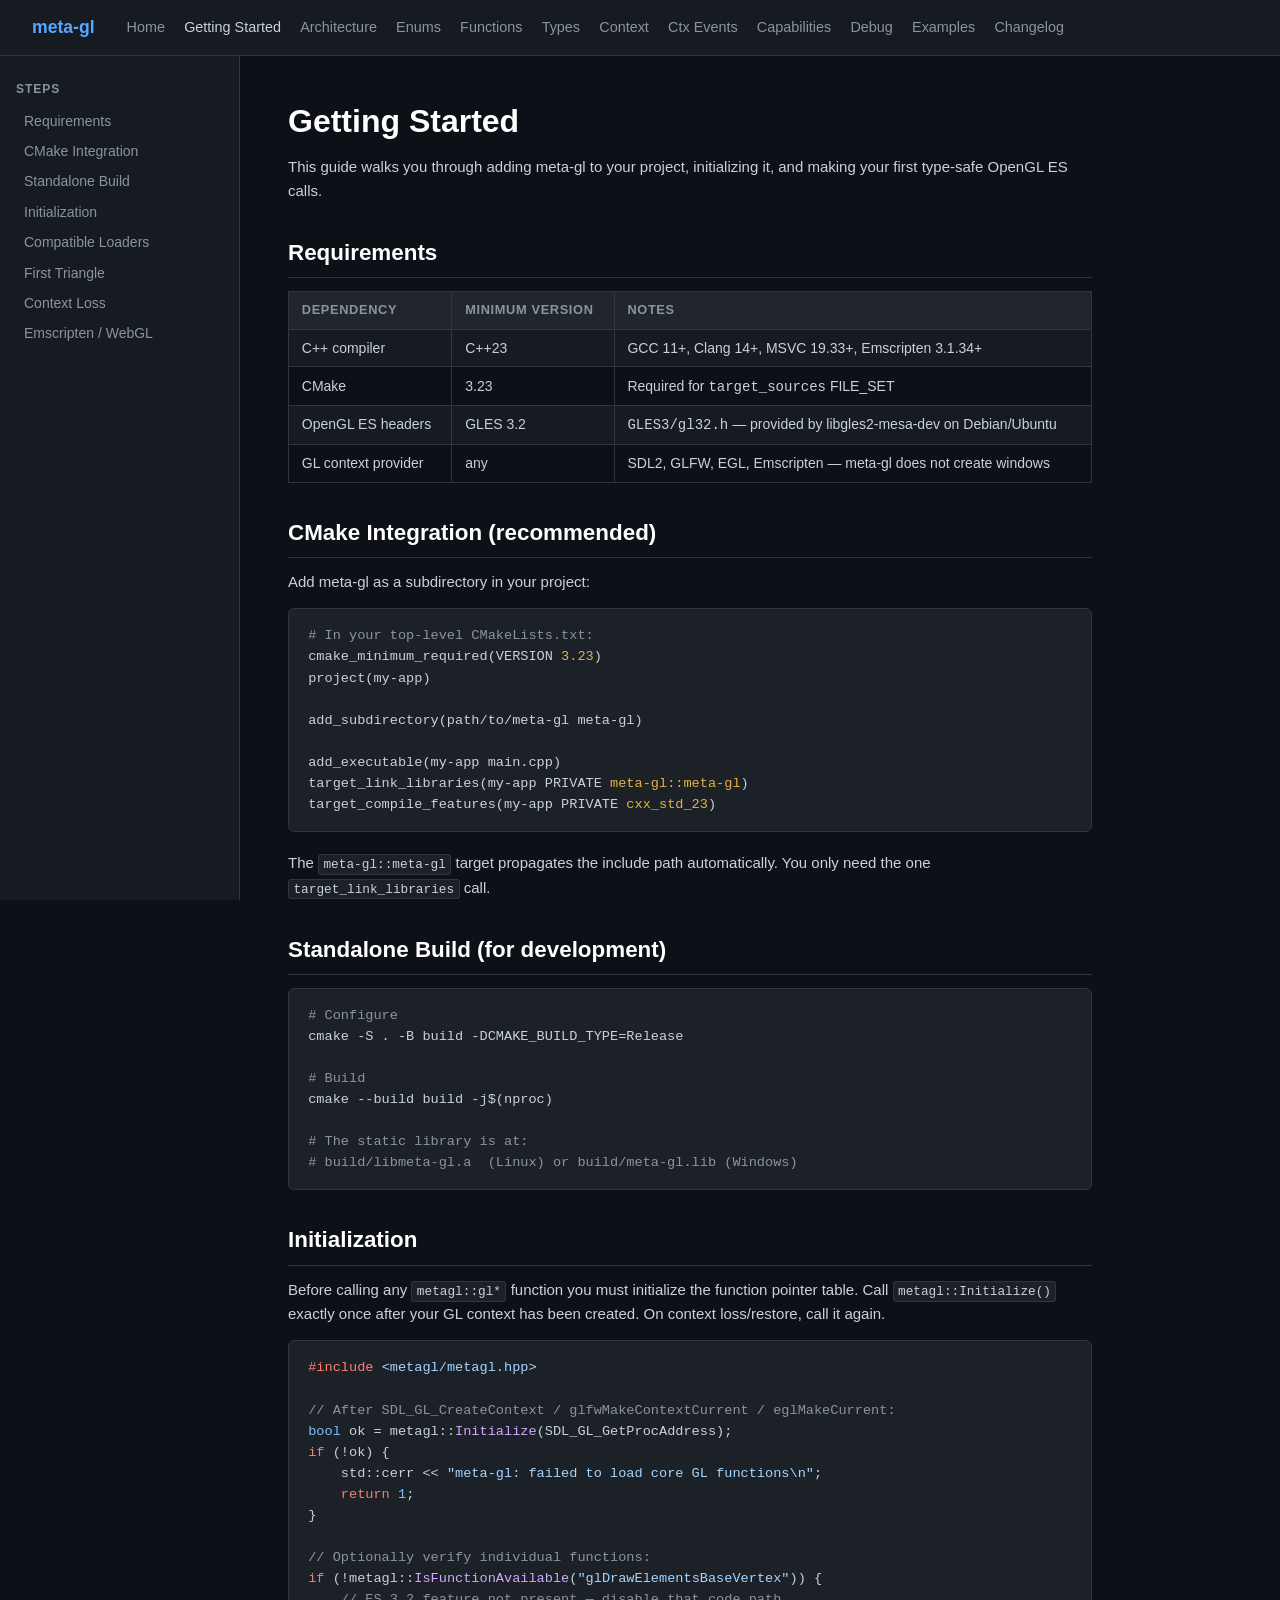
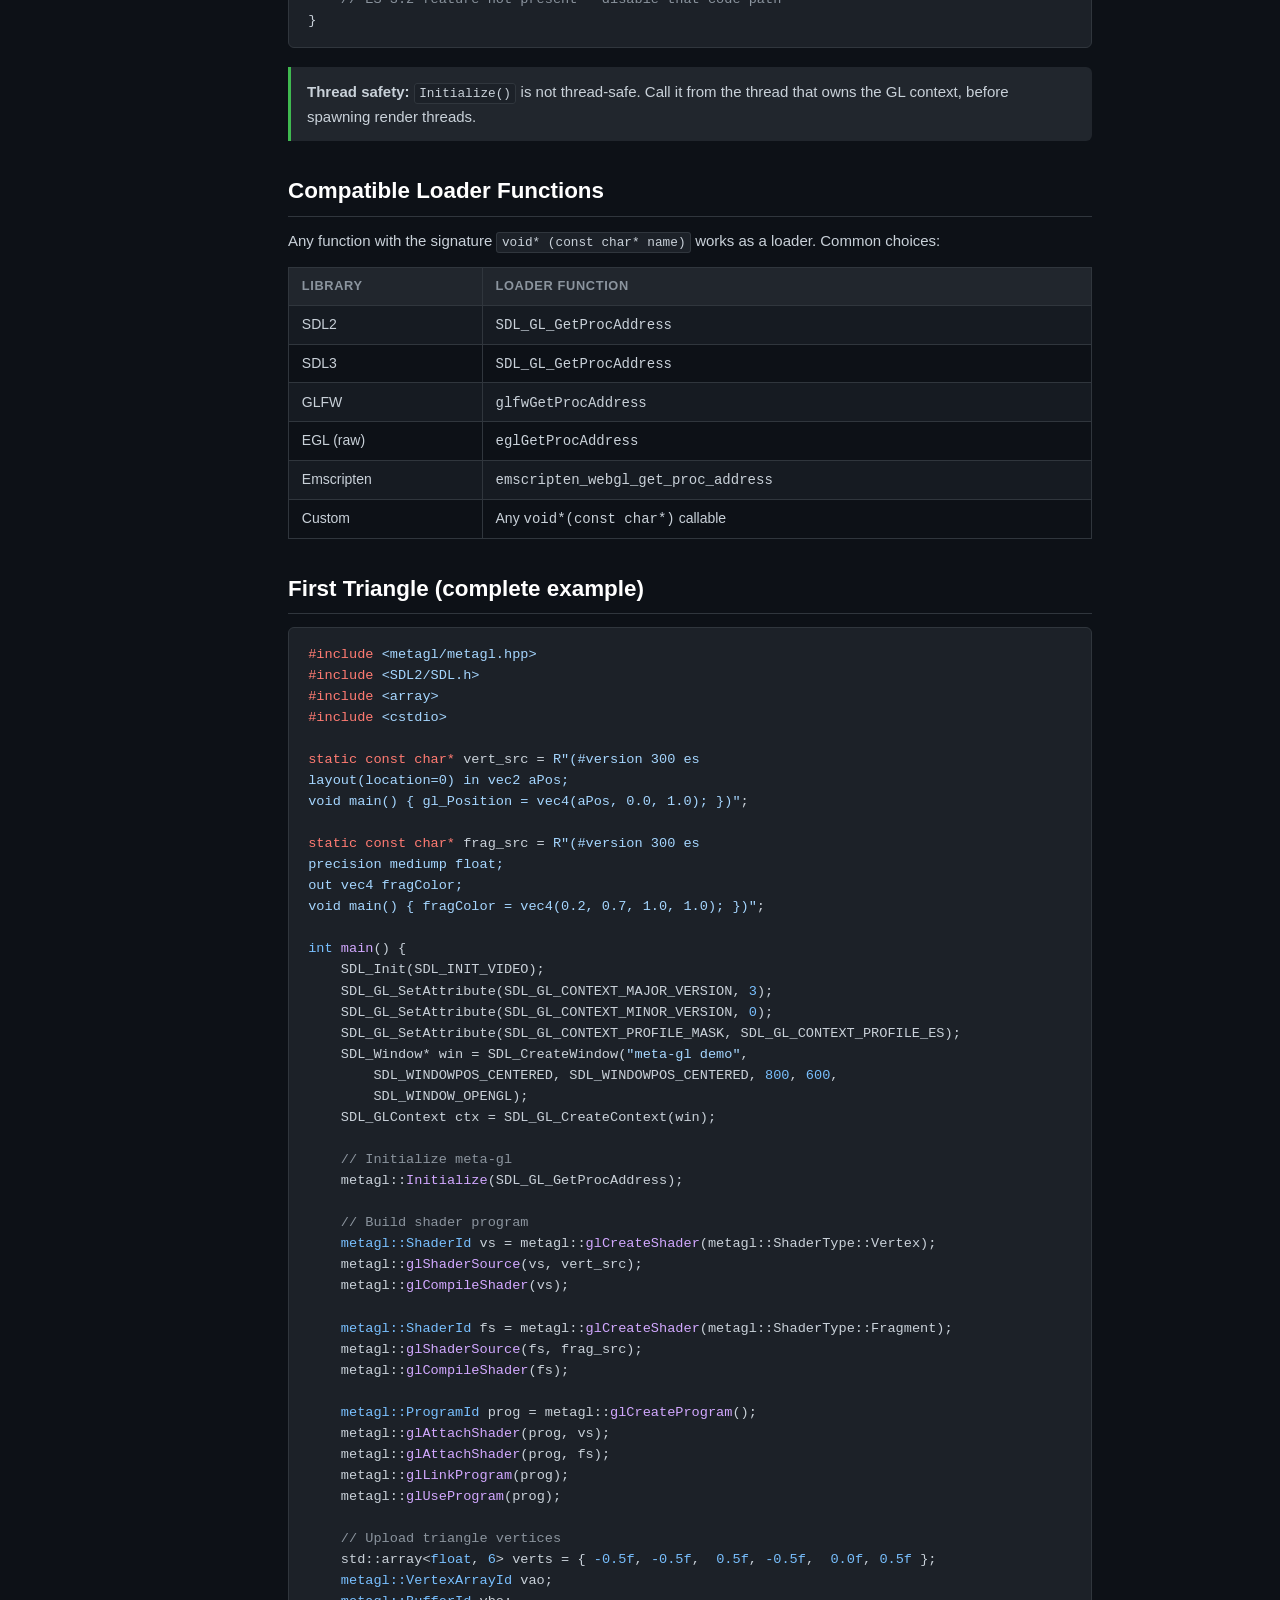
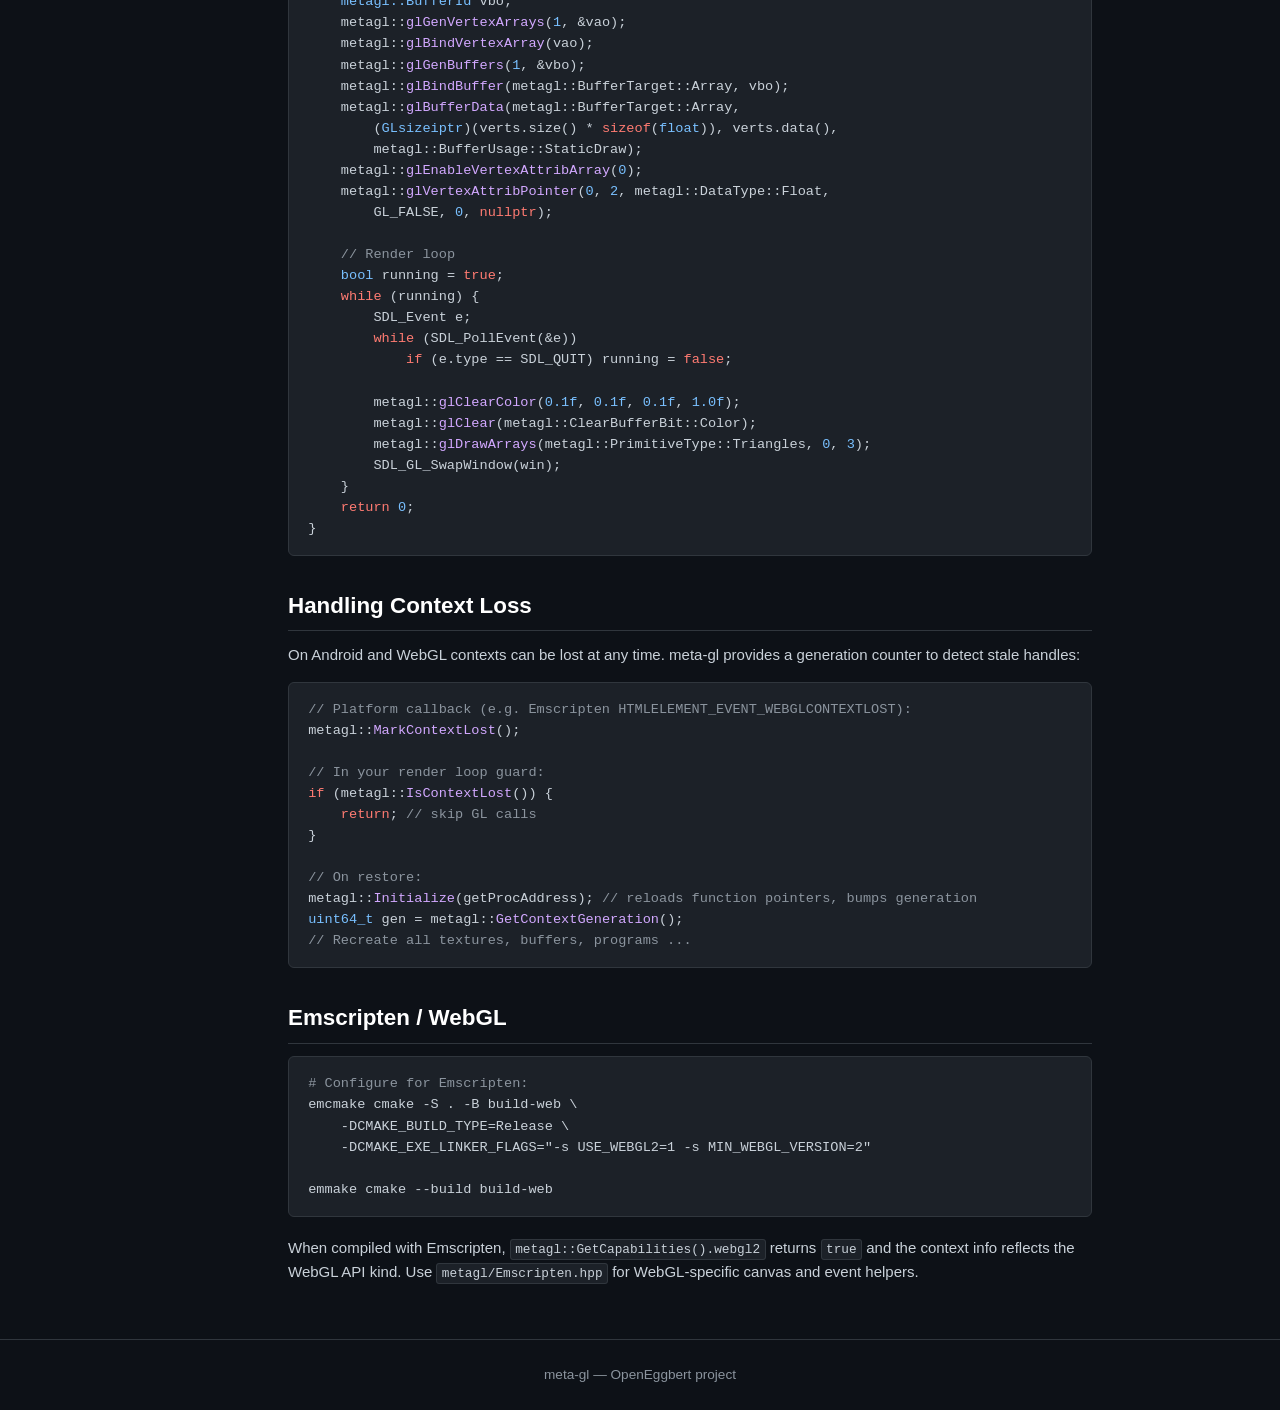
<file: web/getting-started.html>
<!DOCTYPE html>
<html lang="en">
<head>
<meta charset="UTF-8">
<meta name="viewport" content="width=device-width,initial-scale=1">
<title>Getting Started — meta-gl</title>
<link rel="stylesheet" href="style.css">
</head>
<body>
<header class="site-header">
  <span class="logo">meta-gl</span>
  <nav>
    <a href="index.html">Home</a>
    <a href="getting-started.html" class="active">Getting Started</a>
    <a href="architecture.html">Architecture</a>
    <a href="enums.html">Enums</a>
    <a href="functions.html">Functions</a>
    <a href="types.html">Types</a>
    <a href="context.html">Context</a>
    <a href="context-events.html">Ctx Events</a>
    <a href="capabilities.html">Capabilities</a>
    <a href="debug.html">Debug</a>
    <a href="examples.html">Examples</a>
    <a href="changelog.html">Changelog</a>
  </nav>
</header>

<div class="layout">
<aside class="sidebar">
  <h3>Steps</h3>
  <ul>
    <li><a href="#requirements">Requirements</a></li>
    <li><a href="#cmake">CMake Integration</a></li>
    <li><a href="#standalone">Standalone Build</a></li>
    <li><a href="#init">Initialization</a></li>
    <li><a href="#loader-compat">Compatible Loaders</a></li>
    <li><a href="#first-triangle">First Triangle</a></li>
    <li><a href="#context-loss">Context Loss</a></li>
    <li><a href="#emscripten">Emscripten / WebGL</a></li>
  </ul>
</aside>

<main class="content">
<h1>Getting Started</h1>
<p>This guide walks you through adding meta-gl to your project, initializing it, and making your first type-safe OpenGL ES calls.</p>

<h2 id="requirements">Requirements</h2>
<table>
  <tr><th>Dependency</th><th>Minimum version</th><th>Notes</th></tr>
  <tr><td>C++ compiler</td><td>C++23</td><td>GCC 11+, Clang 14+, MSVC 19.33+, Emscripten 3.1.34+</td></tr>
  <tr><td>CMake</td><td>3.23</td><td>Required for <code>target_sources</code> FILE_SET</td></tr>
  <tr><td>OpenGL ES headers</td><td>GLES 3.2</td><td><code>GLES3/gl32.h</code> — provided by libgles2-mesa-dev on Debian/Ubuntu</td></tr>
  <tr><td>GL context provider</td><td>any</td><td>SDL2, GLFW, EGL, Emscripten — meta-gl does not create windows</td></tr>
</table>

<h2 id="cmake">CMake Integration (recommended)</h2>
<p>Add meta-gl as a subdirectory in your project:</p>
<pre><span class="cm"># In your top-level CMakeLists.txt:</span>
cmake_minimum_required(VERSION <span class="nm">3.23</span>)
project(my-app)

add_subdirectory(path/to/meta-gl meta-gl)

add_executable(my-app main.cpp)
target_link_libraries(my-app PRIVATE <span class="nm">meta-gl::meta-gl</span>)
target_compile_features(my-app PRIVATE <span class="nm">cxx_std_23</span>)</pre>

<p>The <code>meta-gl::meta-gl</code> target propagates the include path automatically.
You only need the one <code>target_link_libraries</code> call.</p>

<h2 id="standalone">Standalone Build (for development)</h2>
<pre><span class="cm"># Configure</span>
cmake -S . -B build -DCMAKE_BUILD_TYPE=Release

<span class="cm"># Build</span>
cmake --build build -j$(nproc)

<span class="cm"># The static library is at:</span>
<span class="cm"># build/libmeta-gl.a  (Linux) or build/meta-gl.lib (Windows)</span></pre>

<h2 id="init">Initialization</h2>
<p>
  Before calling any <code>metagl::gl*</code> function you must initialize the function
  pointer table. Call <code>metagl::Initialize()</code> exactly once after your GL context
  has been created. On context loss/restore, call it again.
</p>
<pre><span class="kw">#include</span> <span class="st">&lt;metagl/metagl.hpp&gt;</span>

<span class="cm">// After SDL_GL_CreateContext / glfwMakeContextCurrent / eglMakeCurrent:</span>
<span class="ty">bool</span> ok = metagl::<span class="fn">Initialize</span>(SDL_GL_GetProcAddress);
<span class="kw">if</span> (!ok) {
    std::cerr &lt;&lt; <span class="st">"meta-gl: failed to load core GL functions\n"</span>;
    <span class="kw">return</span> <span class="val">1</span>;
}

<span class="cm">// Optionally verify individual functions:</span>
<span class="kw">if</span> (!metagl::<span class="fn">IsFunctionAvailable</span>(<span class="st">"glDrawElementsBaseVertex"</span>)) {
    <span class="cm">// ES 3.2 feature not present — disable that code path</span>
}</pre>

<div class="callout ok">
  <p><strong>Thread safety:</strong> <code>Initialize()</code> is not thread-safe. Call it from the
  thread that owns the GL context, before spawning render threads.</p>
</div>

<h2 id="loader-compat">Compatible Loader Functions</h2>
<p>
  Any function with the signature <code>void* (const char* name)</code> works as a loader.
  Common choices:
</p>
<table>
  <tr><th>Library</th><th>Loader function</th></tr>
  <tr><td>SDL2</td><td><code>SDL_GL_GetProcAddress</code></td></tr>
  <tr><td>SDL3</td><td><code>SDL_GL_GetProcAddress</code></td></tr>
  <tr><td>GLFW</td><td><code>glfwGetProcAddress</code></td></tr>
  <tr><td>EGL (raw)</td><td><code>eglGetProcAddress</code></td></tr>
  <tr><td>Emscripten</td><td><code>emscripten_webgl_get_proc_address</code></td></tr>
  <tr><td>Custom</td><td>Any <code>void*(const char*)</code> callable</td></tr>
</table>

<h2 id="first-triangle">First Triangle (complete example)</h2>
<pre><span class="kw">#include</span> <span class="st">&lt;metagl/metagl.hpp&gt;</span>
<span class="kw">#include</span> <span class="st">&lt;SDL2/SDL.h&gt;</span>
<span class="kw">#include</span> <span class="st">&lt;array&gt;</span>
<span class="kw">#include</span> <span class="st">&lt;cstdio&gt;</span>

<span class="kw">static const char*</span> vert_src = <span class="st">R"(#version 300 es
layout(location=0) in vec2 aPos;
void main() { gl_Position = vec4(aPos, 0.0, 1.0); })"</span>;

<span class="kw">static const char*</span> frag_src = <span class="st">R"(#version 300 es
precision mediump float;
out vec4 fragColor;
void main() { fragColor = vec4(0.2, 0.7, 1.0, 1.0); })"</span>;

<span class="ty">int</span> <span class="fn">main</span>() {
    SDL_Init(SDL_INIT_VIDEO);
    SDL_GL_SetAttribute(SDL_GL_CONTEXT_MAJOR_VERSION, <span class="val">3</span>);
    SDL_GL_SetAttribute(SDL_GL_CONTEXT_MINOR_VERSION, <span class="val">0</span>);
    SDL_GL_SetAttribute(SDL_GL_CONTEXT_PROFILE_MASK, SDL_GL_CONTEXT_PROFILE_ES);
    SDL_Window* win = SDL_CreateWindow(<span class="st">"meta-gl demo"</span>,
        SDL_WINDOWPOS_CENTERED, SDL_WINDOWPOS_CENTERED, <span class="val">800</span>, <span class="val">600</span>,
        SDL_WINDOW_OPENGL);
    SDL_GLContext ctx = SDL_GL_CreateContext(win);

    <span class="cm">// Initialize meta-gl</span>
    metagl::<span class="fn">Initialize</span>(SDL_GL_GetProcAddress);

    <span class="cm">// Build shader program</span>
    <span class="ty">metagl::ShaderId</span> vs = metagl::<span class="fn">glCreateShader</span>(metagl::ShaderType::Vertex);
    metagl::<span class="fn">glShaderSource</span>(vs, vert_src);
    metagl::<span class="fn">glCompileShader</span>(vs);

    <span class="ty">metagl::ShaderId</span> fs = metagl::<span class="fn">glCreateShader</span>(metagl::ShaderType::Fragment);
    metagl::<span class="fn">glShaderSource</span>(fs, frag_src);
    metagl::<span class="fn">glCompileShader</span>(fs);

    <span class="ty">metagl::ProgramId</span> prog = metagl::<span class="fn">glCreateProgram</span>();
    metagl::<span class="fn">glAttachShader</span>(prog, vs);
    metagl::<span class="fn">glAttachShader</span>(prog, fs);
    metagl::<span class="fn">glLinkProgram</span>(prog);
    metagl::<span class="fn">glUseProgram</span>(prog);

    <span class="cm">// Upload triangle vertices</span>
    std::array&lt;<span class="ty">float</span>, <span class="val">6</span>&gt; verts = { <span class="val">-0.5f</span>, <span class="val">-0.5f</span>,  <span class="val">0.5f</span>, <span class="val">-0.5f</span>,  <span class="val">0.0f</span>, <span class="val">0.5f</span> };
    <span class="ty">metagl::VertexArrayId</span> vao;
    <span class="ty">metagl::BufferId</span> vbo;
    metagl::<span class="fn">glGenVertexArrays</span>(<span class="val">1</span>, &amp;vao);
    metagl::<span class="fn">glBindVertexArray</span>(vao);
    metagl::<span class="fn">glGenBuffers</span>(<span class="val">1</span>, &amp;vbo);
    metagl::<span class="fn">glBindBuffer</span>(metagl::BufferTarget::Array, vbo);
    metagl::<span class="fn">glBufferData</span>(metagl::BufferTarget::Array,
        (<span class="ty">GLsizeiptr</span>)(verts.size() * <span class="kw">sizeof</span>(<span class="ty">float</span>)), verts.data(),
        metagl::BufferUsage::StaticDraw);
    metagl::<span class="fn">glEnableVertexAttribArray</span>(<span class="val">0</span>);
    metagl::<span class="fn">glVertexAttribPointer</span>(<span class="val">0</span>, <span class="val">2</span>, metagl::DataType::Float,
        GL_FALSE, <span class="val">0</span>, <span class="kw">nullptr</span>);

    <span class="cm">// Render loop</span>
    <span class="ty">bool</span> running = <span class="kw">true</span>;
    <span class="kw">while</span> (running) {
        SDL_Event e;
        <span class="kw">while</span> (SDL_PollEvent(&amp;e))
            <span class="kw">if</span> (e.type == SDL_QUIT) running = <span class="kw">false</span>;

        metagl::<span class="fn">glClearColor</span>(<span class="val">0.1f</span>, <span class="val">0.1f</span>, <span class="val">0.1f</span>, <span class="val">1.0f</span>);
        metagl::<span class="fn">glClear</span>(metagl::ClearBufferBit::Color);
        metagl::<span class="fn">glDrawArrays</span>(metagl::PrimitiveType::Triangles, <span class="val">0</span>, <span class="val">3</span>);
        SDL_GL_SwapWindow(win);
    }
    <span class="kw">return</span> <span class="val">0</span>;
}</pre>

<h2 id="context-loss">Handling Context Loss</h2>
<p>On Android and WebGL contexts can be lost at any time. meta-gl provides a generation counter
to detect stale handles:</p>
<pre><span class="cm">// Platform callback (e.g. Emscripten HTMLELEMENT_EVENT_WEBGLCONTEXTLOST):</span>
metagl::<span class="fn">MarkContextLost</span>();

<span class="cm">// In your render loop guard:</span>
<span class="kw">if</span> (metagl::<span class="fn">IsContextLost</span>()) {
    <span class="kw">return</span>; <span class="cm">// skip GL calls</span>
}

<span class="cm">// On restore:</span>
metagl::<span class="fn">Initialize</span>(getProcAddress); <span class="cm">// reloads function pointers, bumps generation</span>
<span class="ty">uint64_t</span> gen = metagl::<span class="fn">GetContextGeneration</span>();
<span class="cm">// Recreate all textures, buffers, programs ...</span></pre>

<h2 id="emscripten">Emscripten / WebGL</h2>
<pre><span class="cm"># Configure for Emscripten:</span>
emcmake cmake -S . -B build-web \
    -DCMAKE_BUILD_TYPE=Release \
    -DCMAKE_EXE_LINKER_FLAGS="-s USE_WEBGL2=1 -s MIN_WEBGL_VERSION=2"

emmake cmake --build build-web</pre>
<p>When compiled with Emscripten, <code>metagl::GetCapabilities().webgl2</code> returns <code>true</code>
and the context info reflects the WebGL API kind. Use <code>metagl/Emscripten.hpp</code> for
WebGL-specific canvas and event helpers.</p>

</main>
</div>
<footer>meta-gl — OpenEggbert project</footer>
</body>
</html>
</file>
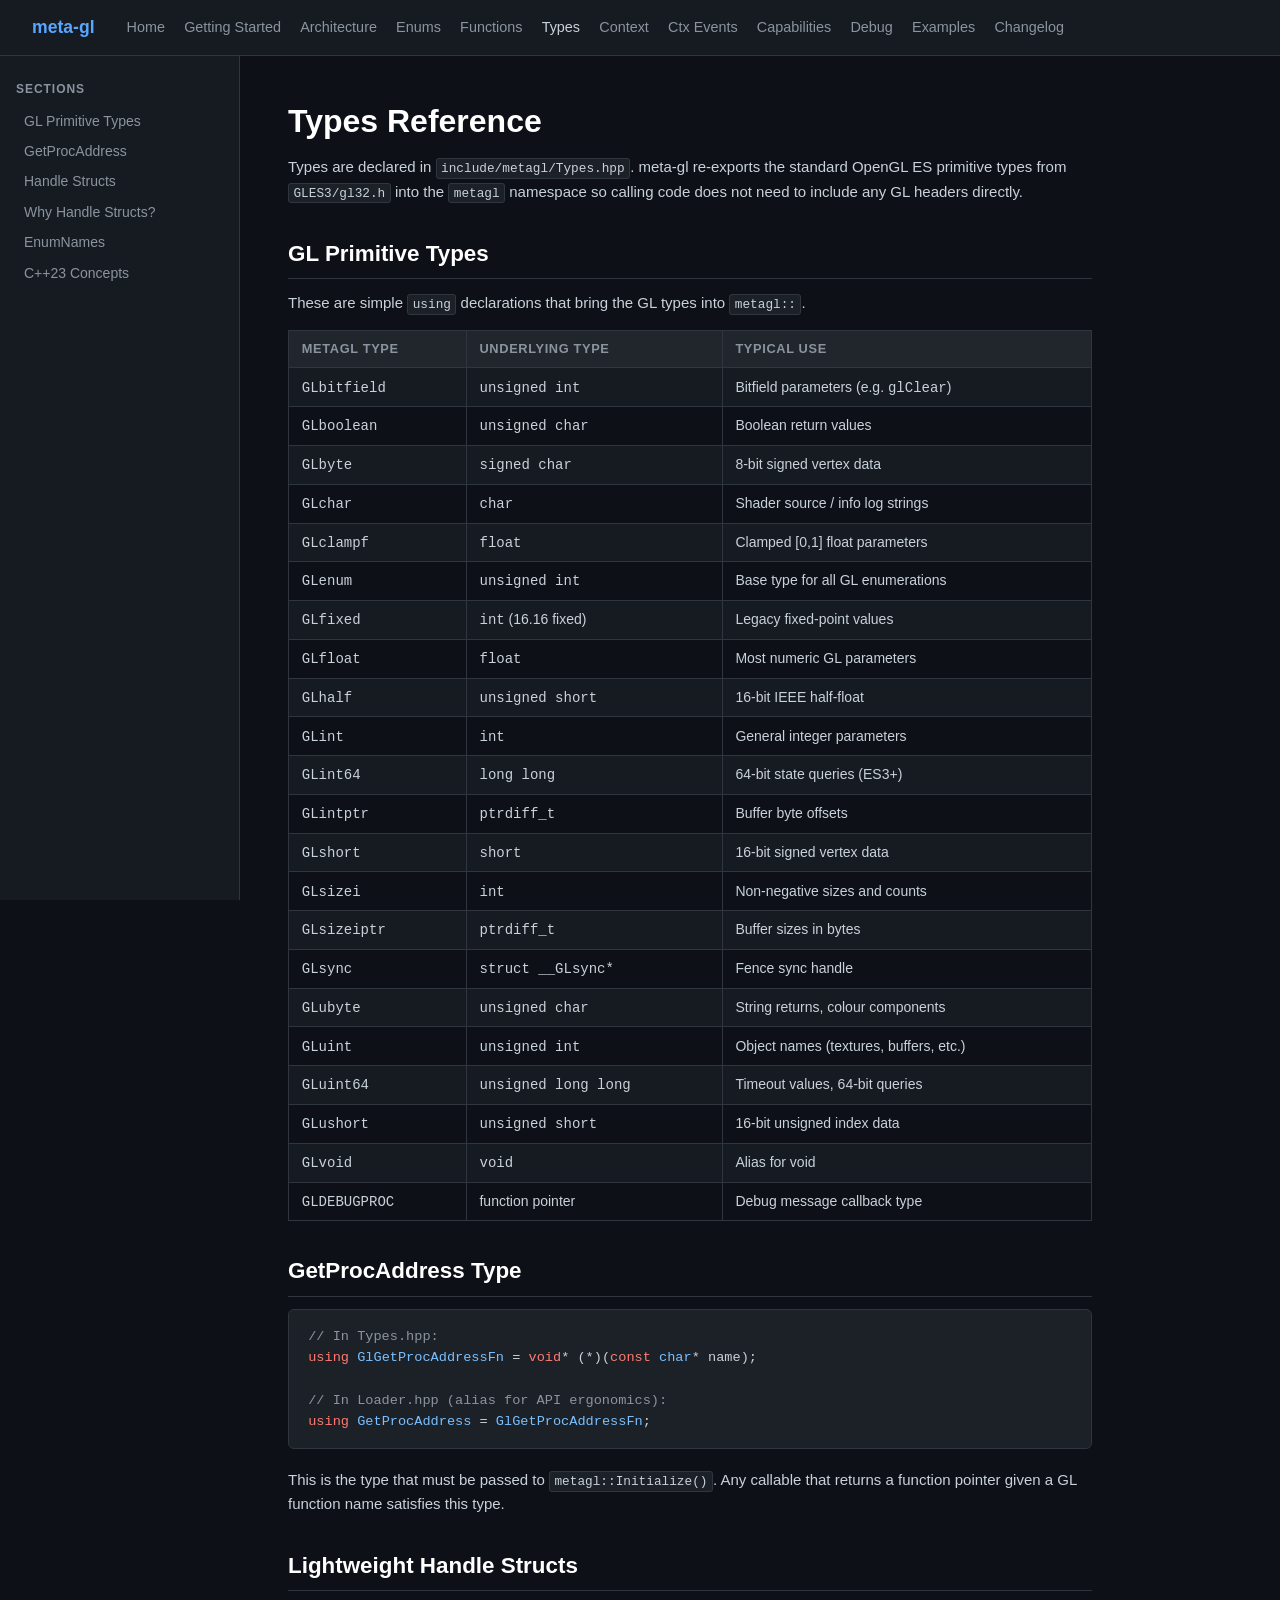
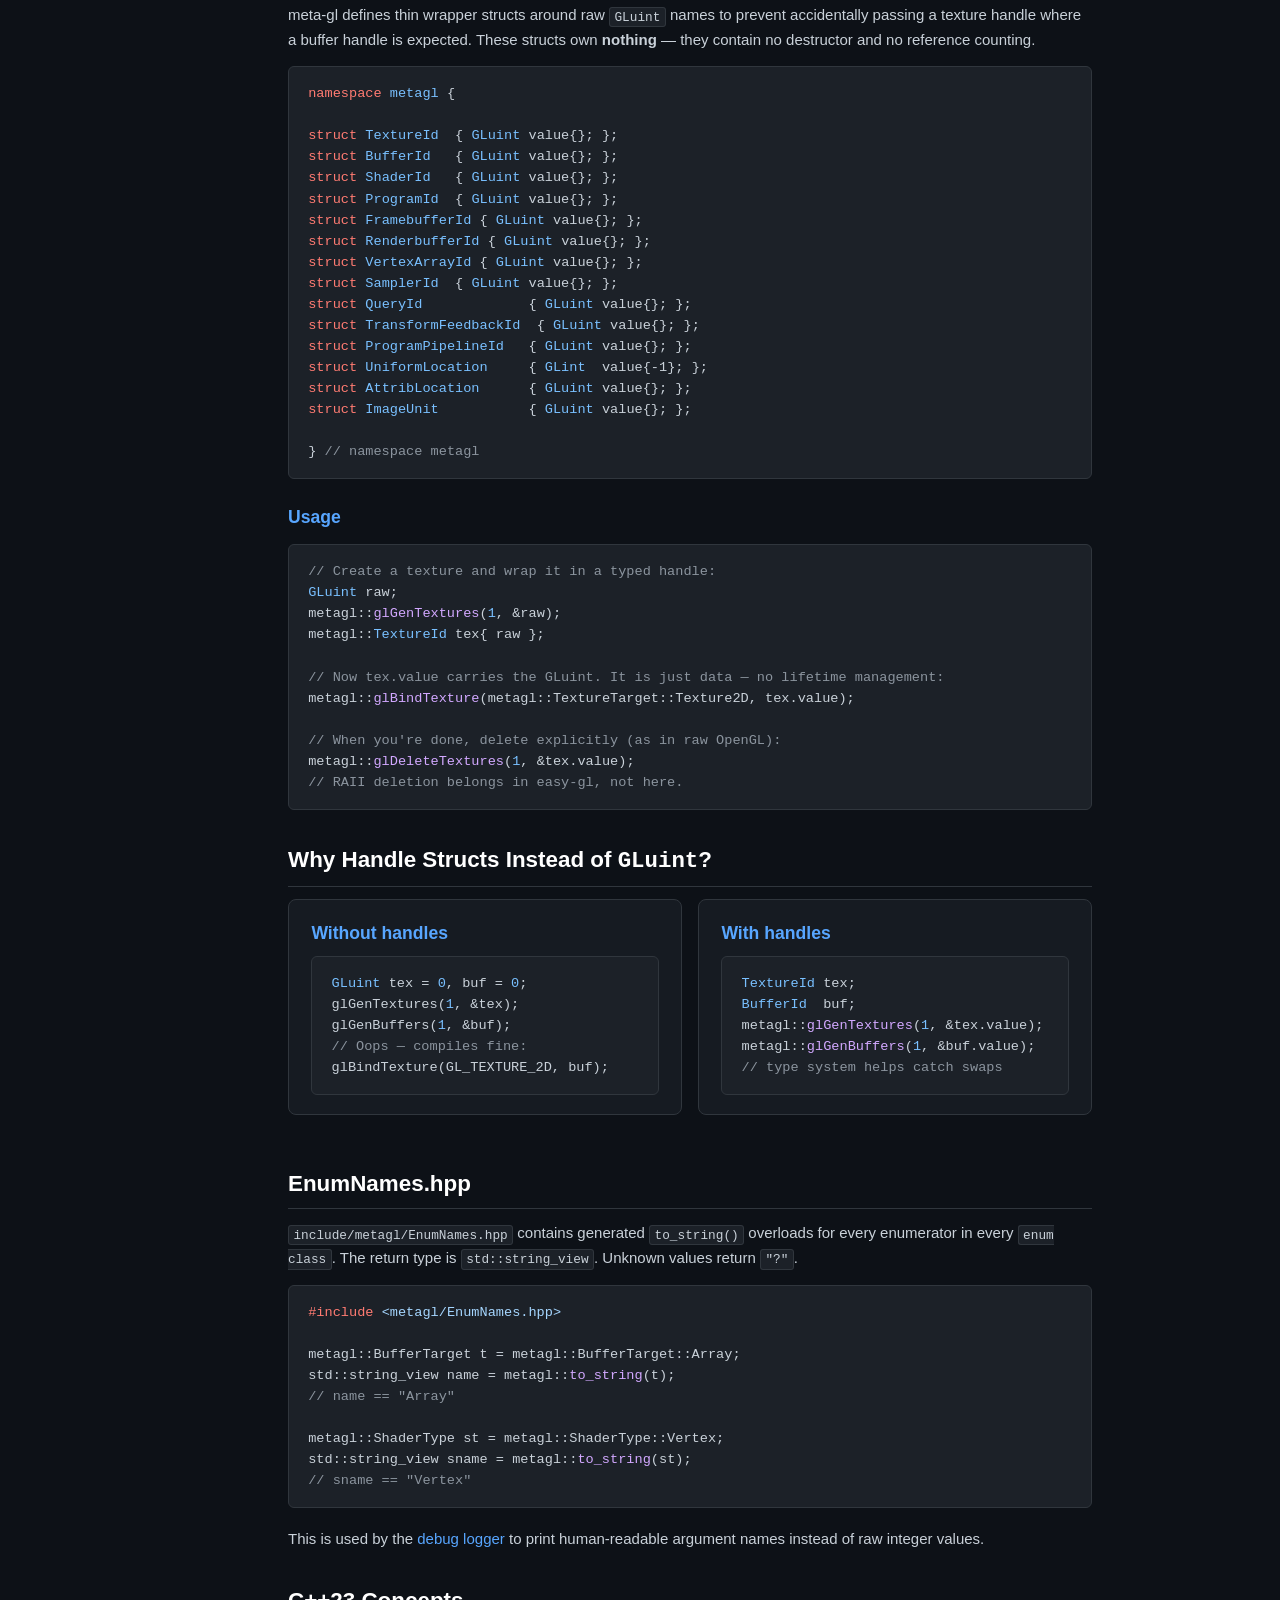
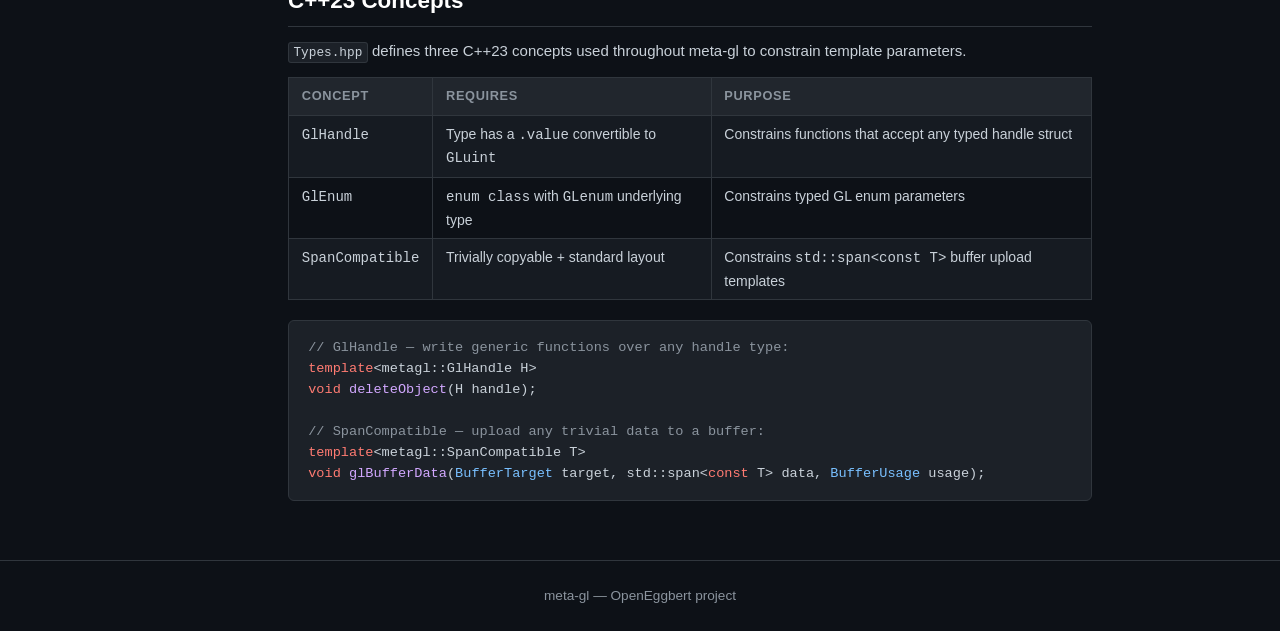
<file: web/types.html>
<!DOCTYPE html>
<html lang="en">
<head>
<meta charset="UTF-8">
<meta name="viewport" content="width=device-width,initial-scale=1">
<title>Types Reference — meta-gl</title>
<link rel="stylesheet" href="style.css">
</head>
<body>
<header class="site-header">
  <span class="logo">meta-gl</span>
  <nav>
    <a href="index.html">Home</a>
    <a href="getting-started.html">Getting Started</a>
    <a href="architecture.html">Architecture</a>
    <a href="enums.html">Enums</a>
    <a href="functions.html">Functions</a>
    <a href="types.html" class="active">Types</a>
    <a href="context.html">Context</a>
    <a href="context-events.html">Ctx Events</a>
    <a href="capabilities.html">Capabilities</a>
    <a href="debug.html">Debug</a>
    <a href="examples.html">Examples</a>
    <a href="changelog.html">Changelog</a>
  </nav>
</header>

<div class="layout">
<aside class="sidebar">
  <h3>Sections</h3>
  <ul>
    <li><a href="#primitive">GL Primitive Types</a></li>
    <li><a href="#procaddr">GetProcAddress</a></li>
    <li><a href="#handles">Handle Structs</a></li>
    <li><a href="#why-handles">Why Handle Structs?</a></li>
    <li><a href="#enumnames">EnumNames</a></li>
    <li><a href="#concepts">C++23 Concepts</a></li>
  </ul>
</aside>

<main class="content">
<h1>Types Reference</h1>
<p>
  Types are declared in <code>include/metagl/Types.hpp</code>.
  meta-gl re-exports the standard OpenGL ES primitive types from
  <code>GLES3/gl32.h</code> into the <code>metagl</code> namespace so
  calling code does not need to include any GL headers directly.
</p>

<h2 id="primitive">GL Primitive Types</h2>
<p>These are simple <code>using</code> declarations that bring the GL types into <code>metagl::</code>.</p>
<table>
  <tr><th>metagl type</th><th>Underlying type</th><th>Typical use</th></tr>
  <tr><td><code>GLbitfield</code></td><td><code>unsigned int</code></td><td>Bitfield parameters (e.g. <code>glClear</code>)</td></tr>
  <tr><td><code>GLboolean</code></td><td><code>unsigned char</code></td><td>Boolean return values</td></tr>
  <tr><td><code>GLbyte</code></td><td><code>signed char</code></td><td>8-bit signed vertex data</td></tr>
  <tr><td><code>GLchar</code></td><td><code>char</code></td><td>Shader source / info log strings</td></tr>
  <tr><td><code>GLclampf</code></td><td><code>float</code></td><td>Clamped [0,1] float parameters</td></tr>
  <tr><td><code>GLenum</code></td><td><code>unsigned int</code></td><td>Base type for all GL enumerations</td></tr>
  <tr><td><code>GLfixed</code></td><td><code>int</code> (16.16 fixed)</td><td>Legacy fixed-point values</td></tr>
  <tr><td><code>GLfloat</code></td><td><code>float</code></td><td>Most numeric GL parameters</td></tr>
  <tr><td><code>GLhalf</code></td><td><code>unsigned short</code></td><td>16-bit IEEE half-float</td></tr>
  <tr><td><code>GLint</code></td><td><code>int</code></td><td>General integer parameters</td></tr>
  <tr><td><code>GLint64</code></td><td><code>long long</code></td><td>64-bit state queries (ES3+)</td></tr>
  <tr><td><code>GLintptr</code></td><td><code>ptrdiff_t</code></td><td>Buffer byte offsets</td></tr>
  <tr><td><code>GLshort</code></td><td><code>short</code></td><td>16-bit signed vertex data</td></tr>
  <tr><td><code>GLsizei</code></td><td><code>int</code></td><td>Non-negative sizes and counts</td></tr>
  <tr><td><code>GLsizeiptr</code></td><td><code>ptrdiff_t</code></td><td>Buffer sizes in bytes</td></tr>
  <tr><td><code>GLsync</code></td><td><code>struct __GLsync*</code></td><td>Fence sync handle</td></tr>
  <tr><td><code>GLubyte</code></td><td><code>unsigned char</code></td><td>String returns, colour components</td></tr>
  <tr><td><code>GLuint</code></td><td><code>unsigned int</code></td><td>Object names (textures, buffers, etc.)</td></tr>
  <tr><td><code>GLuint64</code></td><td><code>unsigned long long</code></td><td>Timeout values, 64-bit queries</td></tr>
  <tr><td><code>GLushort</code></td><td><code>unsigned short</code></td><td>16-bit unsigned index data</td></tr>
  <tr><td><code>GLvoid</code></td><td><code>void</code></td><td>Alias for void</td></tr>
  <tr><td><code>GLDEBUGPROC</code></td><td>function pointer</td><td>Debug message callback type</td></tr>
</table>

<h2 id="procaddr">GetProcAddress Type</h2>
<pre><span class="cm">// In Types.hpp:</span>
<span class="kw">using</span> <span class="ty">GlGetProcAddressFn</span> = <span class="kw">void</span>* (*)(<span class="kw">const</span> <span class="ty">char</span>* name);

<span class="cm">// In Loader.hpp (alias for API ergonomics):</span>
<span class="kw">using</span> <span class="ty">GetProcAddress</span> = <span class="ty">GlGetProcAddressFn</span>;</pre>
<p>
  This is the type that must be passed to <code>metagl::Initialize()</code>.
  Any callable that returns a function pointer given a GL function name satisfies this type.
</p>

<h2 id="handles">Lightweight Handle Structs</h2>
<p>
  meta-gl defines thin wrapper structs around raw <code>GLuint</code> names to prevent
  accidentally passing a texture handle where a buffer handle is expected.
  These structs own <strong>nothing</strong> — they contain no destructor and no reference counting.
</p>
<pre><span class="kw">namespace</span> <span class="ty">metagl</span> {

<span class="kw">struct</span> <span class="ty">TextureId</span>  { <span class="ty">GLuint</span> value{}; };
<span class="kw">struct</span> <span class="ty">BufferId</span>   { <span class="ty">GLuint</span> value{}; };
<span class="kw">struct</span> <span class="ty">ShaderId</span>   { <span class="ty">GLuint</span> value{}; };
<span class="kw">struct</span> <span class="ty">ProgramId</span>  { <span class="ty">GLuint</span> value{}; };
<span class="kw">struct</span> <span class="ty">FramebufferId</span> { <span class="ty">GLuint</span> value{}; };
<span class="kw">struct</span> <span class="ty">RenderbufferId</span> { <span class="ty">GLuint</span> value{}; };
<span class="kw">struct</span> <span class="ty">VertexArrayId</span> { <span class="ty">GLuint</span> value{}; };
<span class="kw">struct</span> <span class="ty">SamplerId</span>  { <span class="ty">GLuint</span> value{}; };
<span class="kw">struct</span> <span class="ty">QueryId</span>             { <span class="ty">GLuint</span> value{}; };
<span class="kw">struct</span> <span class="ty">TransformFeedbackId</span>  { <span class="ty">GLuint</span> value{}; };
<span class="kw">struct</span> <span class="ty">ProgramPipelineId</span>   { <span class="ty">GLuint</span> value{}; };
<span class="kw">struct</span> <span class="ty">UniformLocation</span>     { <span class="ty">GLint</span>  value{-1}; };
<span class="kw">struct</span> <span class="ty">AttribLocation</span>      { <span class="ty">GLuint</span> value{}; };
<span class="kw">struct</span> <span class="ty">ImageUnit</span>           { <span class="ty">GLuint</span> value{}; };

} <span class="cm">// namespace metagl</span></pre>

<h3>Usage</h3>
<pre><span class="cm">// Create a texture and wrap it in a typed handle:</span>
<span class="ty">GLuint</span> raw;
metagl::<span class="fn">glGenTextures</span>(<span class="val">1</span>, &amp;raw);
metagl::<span class="ty">TextureId</span> tex{ raw };

<span class="cm">// Now tex.value carries the GLuint. It is just data — no lifetime management:</span>
metagl::<span class="fn">glBindTexture</span>(metagl::TextureTarget::Texture2D, tex.value);

<span class="cm">// When you're done, delete explicitly (as in raw OpenGL):</span>
metagl::<span class="fn">glDeleteTextures</span>(<span class="val">1</span>, &amp;tex.value);
<span class="cm">// RAII deletion belongs in easy-gl, not here.</span></pre>

<h2 id="why-handles">Why Handle Structs Instead of <code>GLuint</code>?</h2>
<div class="grid2">
  <div class="card">
    <h3>Without handles</h3>
    <pre style="margin:0"><span class="ty">GLuint</span> tex = <span class="val">0</span>, buf = <span class="val">0</span>;
glGenTextures(<span class="val">1</span>, &amp;tex);
glGenBuffers(<span class="val">1</span>, &amp;buf);
<span class="cm">// Oops — compiles fine:</span>
glBindTexture(GL_TEXTURE_2D, buf);</pre>
  </div>
  <div class="card">
    <h3>With handles</h3>
    <pre style="margin:0"><span class="ty">TextureId</span> tex;
<span class="ty">BufferId</span>  buf;
metagl::<span class="fn">glGenTextures</span>(<span class="val">1</span>, &amp;tex.value);
metagl::<span class="fn">glGenBuffers</span>(<span class="val">1</span>, &amp;buf.value);
<span class="cm">// type system helps catch swaps</span></pre>
  </div>
</div>

<h2 id="enumnames">EnumNames.hpp</h2>
<p>
  <code>include/metagl/EnumNames.hpp</code> contains generated <code>to_string()</code>
  overloads for every enumerator in every <code>enum class</code>.
  The return type is <code>std::string_view</code>.
  Unknown values return <code>"?"</code>.
</p>
<pre><span class="kw">#include</span> <span class="st">&lt;metagl/EnumNames.hpp&gt;</span>

metagl::BufferTarget t = metagl::BufferTarget::Array;
std::string_view name = metagl::<span class="fn">to_string</span>(t);
<span class="cm">// name == "Array"</span>

metagl::ShaderType st = metagl::ShaderType::Vertex;
std::string_view sname = metagl::<span class="fn">to_string</span>(st);
<span class="cm">// sname == "Vertex"</span></pre>
<p>
  This is used by the <a href="debug.html">debug logger</a> to print human-readable
  argument names instead of raw integer values.
</p>

<h2 id="concepts">C++23 Concepts</h2>
<p>
  <code>Types.hpp</code> defines three C++23 concepts used throughout meta-gl to
  constrain template parameters.
</p>
<table>
  <tr><th>Concept</th><th>Requires</th><th>Purpose</th></tr>
  <tr>
    <td><code>GlHandle</code></td>
    <td>Type has a <code>.value</code> convertible to <code>GLuint</code></td>
    <td>Constrains functions that accept any typed handle struct</td>
  </tr>
  <tr>
    <td><code>GlEnum</code></td>
    <td><code>enum class</code> with <code>GLenum</code> underlying type</td>
    <td>Constrains typed GL enum parameters</td>
  </tr>
  <tr>
    <td><code>SpanCompatible</code></td>
    <td>Trivially copyable + standard layout</td>
    <td>Constrains <code>std::span&lt;const T&gt;</code> buffer upload templates</td>
  </tr>
</table>
<pre><span class="cm">// GlHandle — write generic functions over any handle type:</span>
<span class="kw">template</span>&lt;metagl::GlHandle H&gt;
<span class="kw">void</span> <span class="fn">deleteObject</span>(H handle);

<span class="cm">// SpanCompatible — upload any trivial data to a buffer:</span>
<span class="kw">template</span>&lt;metagl::SpanCompatible T&gt;
<span class="kw">void</span> <span class="fn">glBufferData</span>(<span class="ty">BufferTarget</span> target, std::span&lt;<span class="kw">const</span> T&gt; data, <span class="ty">BufferUsage</span> usage);</pre>

</main>
</div>
<footer>meta-gl — OpenEggbert project</footer>
</body>
</html>
</file>
<file: web/style.css>
:root {
  --bg: #0d1117;
  --surface: #161b22;
  --surface2: #21262d;
  --border: #30363d;
  --accent: #58a6ff;
  --accent2: #3fb950;
  --warn: #d29922;
  --text: #c9d1d9;
  --muted: #8b949e;
  --code-bg: #1c2128;
  --tag-es20: #1f6feb;
  --tag-es30: #388bfd;
  --tag-es31: #79c0ff;
  --tag-es32: #cae8ff;
}
* { box-sizing: border-box; margin: 0; padding: 0; }
body {
  font-family: -apple-system, BlinkMacSystemFont, "Segoe UI", Roboto, sans-serif;
  background: var(--bg);
  color: var(--text);
  line-height: 1.6;
  font-size: 15px;
}
a { color: var(--accent); text-decoration: none; }
a:hover { text-decoration: underline; }

/* Layout */
.site-header {
  background: var(--surface);
  border-bottom: 1px solid var(--border);
  padding: 0 2rem;
  position: sticky;
  top: 0;
  z-index: 100;
  display: flex;
  align-items: center;
  height: 56px;
  gap: 2rem;
}
.site-header .logo {
  font-weight: 700;
  font-size: 1.1rem;
  color: var(--accent);
  white-space: nowrap;
}
.site-header nav { display: flex; gap: 1.2rem; flex-wrap: wrap; }
.site-header nav a { color: var(--muted); font-size: 0.9rem; }
.site-header nav a:hover, .site-header nav a.active { color: var(--text); text-decoration: none; }

.layout { display: flex; min-height: calc(100vh - 56px); }

.sidebar {
  width: 240px;
  flex-shrink: 0;
  background: var(--surface);
  border-right: 1px solid var(--border);
  padding: 1.5rem 1rem;
  position: sticky;
  top: 56px;
  height: calc(100vh - 56px);
  overflow-y: auto;
}
.sidebar h3 {
  font-size: 0.75rem;
  text-transform: uppercase;
  letter-spacing: 0.08em;
  color: var(--muted);
  margin: 1rem 0 0.4rem;
}
.sidebar h3:first-child { margin-top: 0; }
.sidebar ul { list-style: none; }
.sidebar ul li a {
  display: block;
  padding: 0.25rem 0.5rem;
  border-radius: 4px;
  color: var(--muted);
  font-size: 0.875rem;
}
.sidebar ul li a:hover, .sidebar ul li a.active {
  background: var(--surface2);
  color: var(--text);
  text-decoration: none;
}

.content {
  flex: 1;
  padding: 2.5rem 3rem;
  max-width: 900px;
}
.content h1 { font-size: 2rem; margin-bottom: 0.5rem; color: #fff; }
.content h2 { font-size: 1.4rem; margin: 2rem 0 0.75rem; color: #fff; border-bottom: 1px solid var(--border); padding-bottom: 0.4rem; }
.content h3 { font-size: 1.1rem; margin: 1.5rem 0 0.5rem; color: var(--accent); }
.content h4 { font-size: 0.95rem; margin: 1rem 0 0.4rem; color: var(--text); }
.content p { margin-bottom: 0.9rem; }
.content ul, .content ol { margin: 0.5rem 0 0.9rem 1.5rem; }
.content li { margin-bottom: 0.3rem; }

/* Code */
pre {
  background: var(--code-bg);
  border: 1px solid var(--border);
  border-radius: 6px;
  padding: 1rem 1.2rem;
  overflow-x: auto;
  margin: 0.8rem 0 1.2rem;
  font-size: 0.85rem;
  line-height: 1.55;
}
code {
  font-family: "SFMono-Regular", Consolas, "Liberation Mono", Menlo, monospace;
}
p code, li code {
  background: var(--code-bg);
  border: 1px solid var(--border);
  border-radius: 3px;
  padding: 0.15em 0.35em;
  font-size: 0.85em;
}

/* Keywords highlight */
.kw { color: #ff7b72; }
.ty { color: #79c0ff; }
.cm { color: #8b949e; }
.st { color: #a5d6ff; }
.nm { color: #e3b341; }
.fn { color: #d2a8ff; }
.val { color: #79c0ff; }

/* Tags */
.tag {
  display: inline-block;
  font-size: 0.7rem;
  font-weight: 600;
  padding: 0.1em 0.45em;
  border-radius: 3px;
  vertical-align: middle;
  margin-left: 0.3em;
}
.tag-es20 { background: var(--tag-es20); color: #fff; }
.tag-es30 { background: var(--tag-es30); color: #fff; }
.tag-es31 { background: var(--tag-es31); color: #000; }
.tag-es32 { background: var(--tag-es32); color: #000; }
.tag-new  { background: var(--accent2); color: #000; }

/* Cards / boxes */
.card {
  background: var(--surface);
  border: 1px solid var(--border);
  border-radius: 8px;
  padding: 1.2rem 1.4rem;
  margin-bottom: 1.2rem;
}
.card h3 { margin-top: 0; }

.callout {
  border-left: 3px solid var(--accent);
  background: var(--surface2);
  border-radius: 0 6px 6px 0;
  padding: 0.8rem 1rem;
  margin: 1rem 0;
}
.callout.warn { border-color: var(--warn); }
.callout.ok   { border-color: var(--accent2); }
.callout p:last-child { margin: 0; }

/* Table */
table {
  width: 100%;
  border-collapse: collapse;
  margin: 0.8rem 0 1.2rem;
  font-size: 0.875rem;
}
th {
  background: var(--surface2);
  text-align: left;
  padding: 0.5rem 0.8rem;
  border: 1px solid var(--border);
  color: var(--muted);
  font-weight: 600;
  font-size: 0.8rem;
  text-transform: uppercase;
  letter-spacing: 0.05em;
}
td {
  padding: 0.45rem 0.8rem;
  border: 1px solid var(--border);
  vertical-align: top;
}
tr:nth-child(even) td { background: var(--surface); }

/* Hero */
.hero {
  background: linear-gradient(135deg, #0d1117 0%, #161b22 100%);
  border: 1px solid var(--border);
  border-radius: 10px;
  padding: 2rem 2.5rem;
  margin-bottom: 2rem;
}
.hero h1 { font-size: 2.4rem; }
.hero p { color: var(--muted); font-size: 1.05rem; margin-top: 0.6rem; }

/* Enum table */
.enum-value {
  font-family: monospace;
  color: var(--accent);
  font-size: 0.85rem;
}
.enum-gl {
  font-family: monospace;
  color: var(--muted);
  font-size: 0.82rem;
}

/* Grid */
.grid2 { display: grid; grid-template-columns: 1fr 1fr; gap: 1rem; margin-bottom: 1rem; }
@media (max-width: 700px) { .grid2 { grid-template-columns: 1fr; } }

.badge {
  display: inline-block;
  background: var(--surface2);
  border: 1px solid var(--border);
  border-radius: 20px;
  padding: 0.2em 0.7em;
  font-size: 0.8rem;
  color: var(--muted);
  margin: 0.2em;
}

footer {
  border-top: 1px solid var(--border);
  padding: 1.5rem 3rem;
  color: var(--muted);
  font-size: 0.85rem;
  text-align: center;
}
</file>
